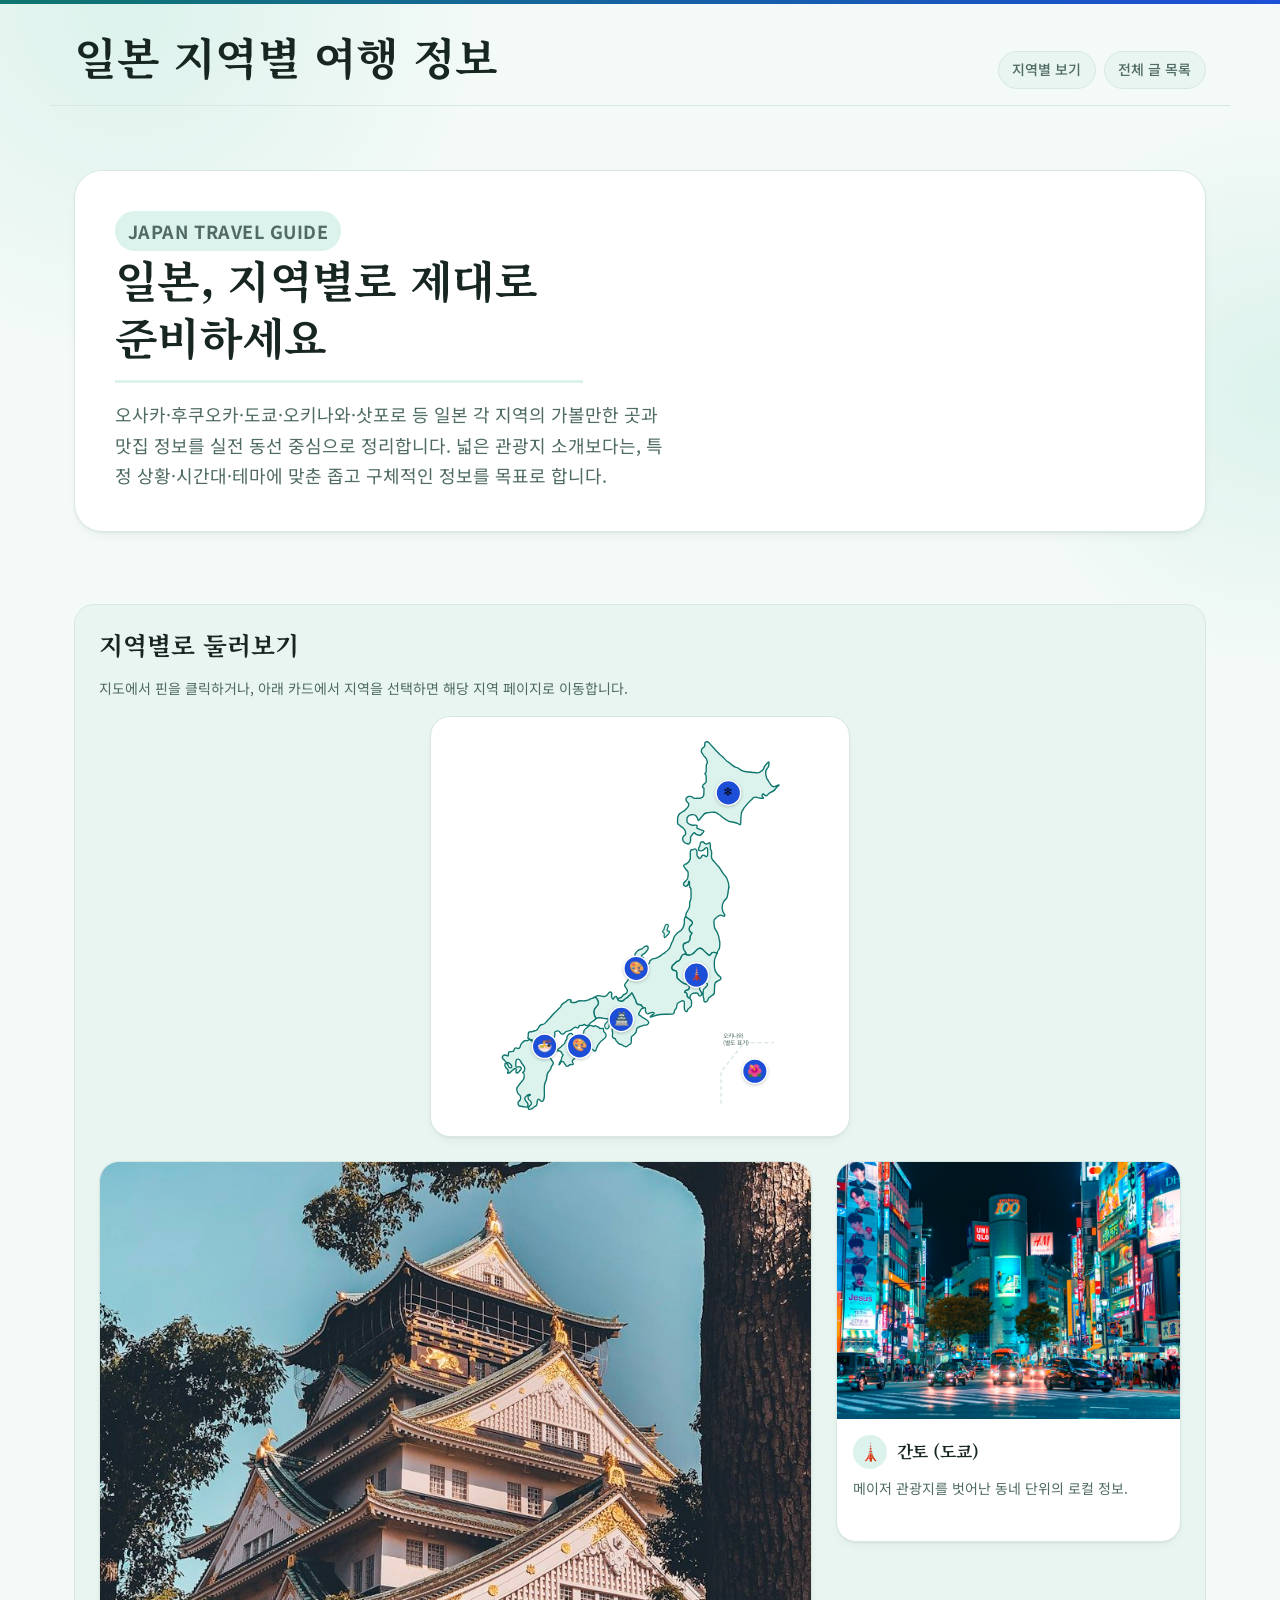
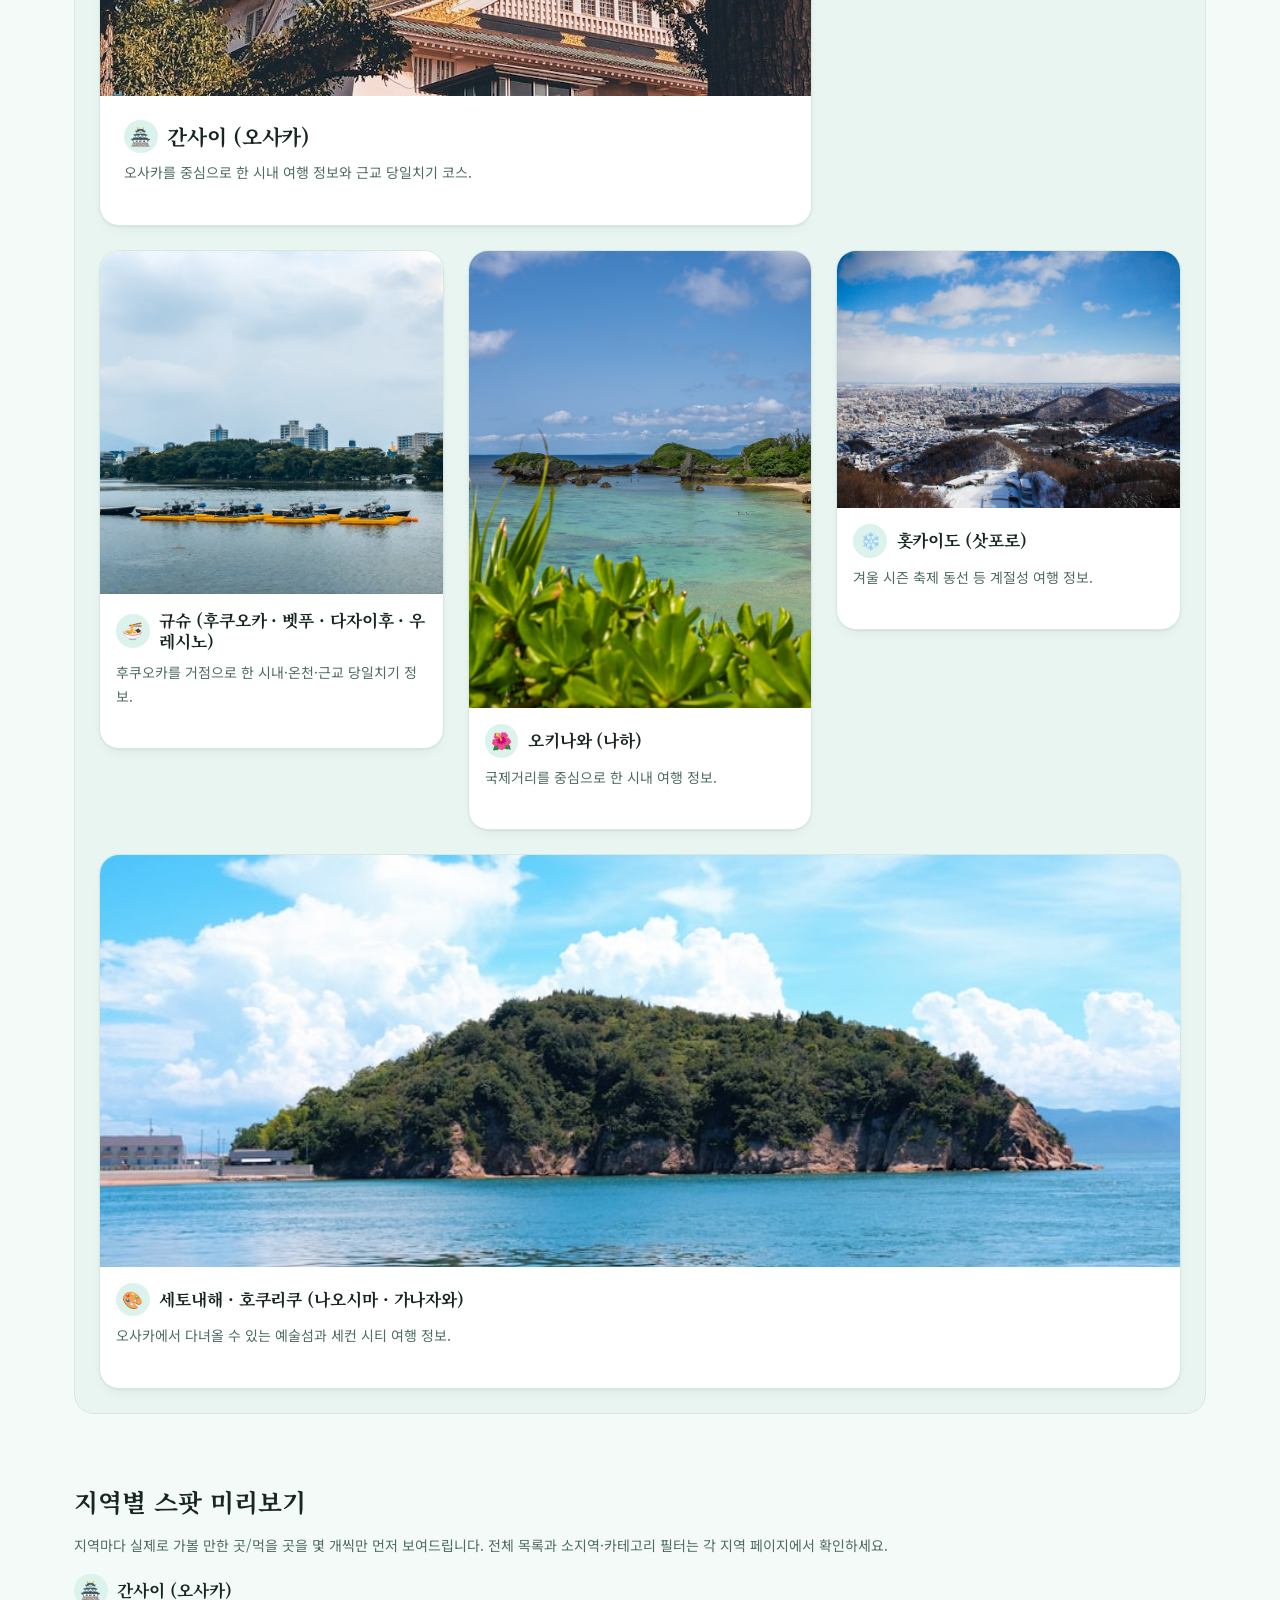
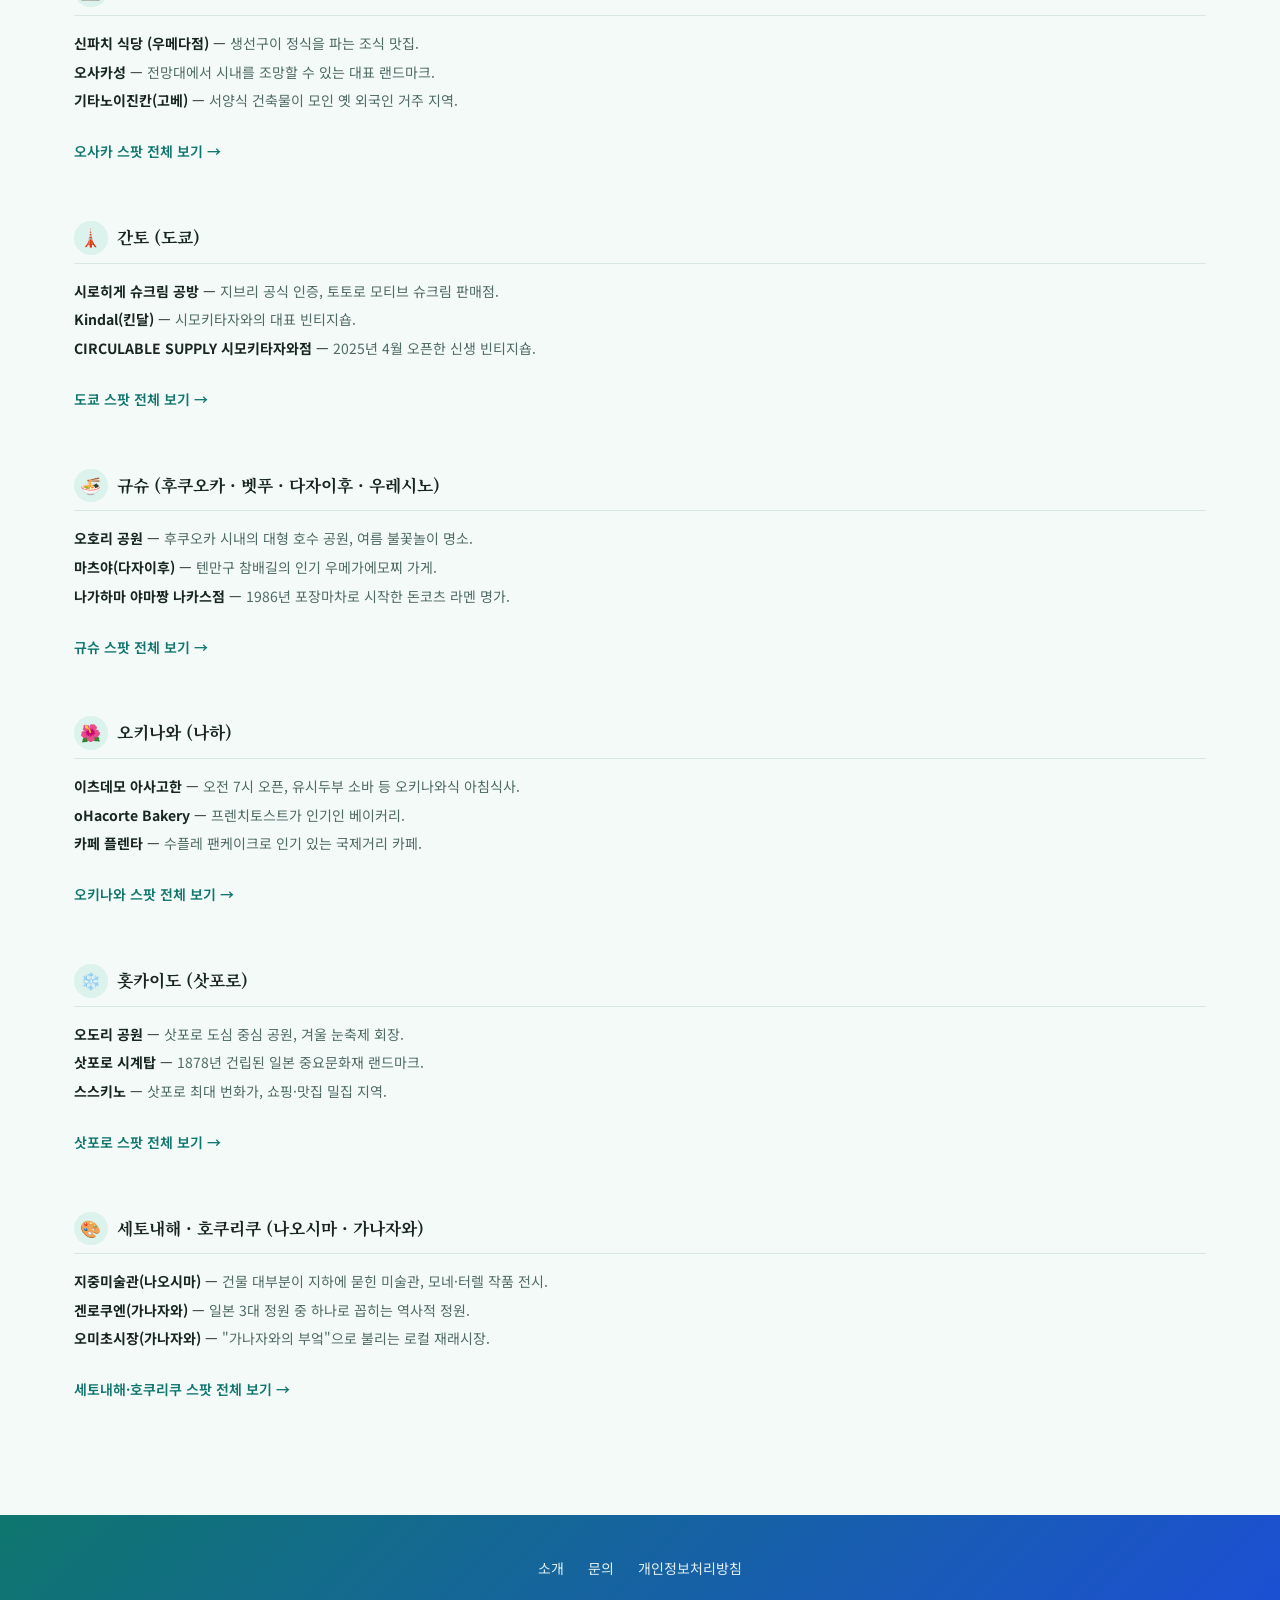
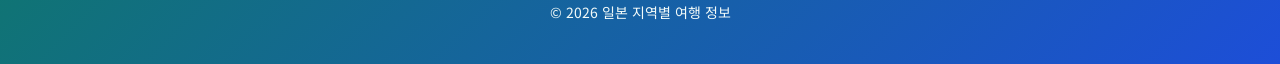
<file: index.html>
<!DOCTYPE html>
<html lang="ko">
<head>
  <meta charset="UTF-8">
  <meta name="viewport" content="width=device-width, initial-scale=1.0">
  <link rel="icon" href="data:,">
  <title>일본 지역별 여행 정보 | 가볼만한 곳 &amp; 맛집 가이드</title>
  <meta name="description" content="오사카, 후쿠오카, 도쿄, 오키나와, 삿포로 등 일본 지역별 가볼만한 곳과 맛집 정보를 소개합니다.">
  <meta property="og:title" content="일본 지역별 여행 정보 | 가볼만한 곳 &amp; 맛집 가이드">
  <meta property="og:description" content="오사카, 후쿠오카, 도쿄, 오키나와, 삿포로 등 일본 지역별 가볼만한 곳과 맛집 정보를 소개합니다.">
  <meta property="og:type" content="website">
  <meta property="og:locale" content="ko_KR">
  <meta name="twitter:card" content="summary_large_image">
  <!-- og:url, canonical, og:image, twitter:image: 실제 배포 도메인 확정 후 아래 형식으로 추가 필요
  <meta property="og:url" content="https://example.com/">
  <link rel="canonical" href="https://example.com/">
  <meta property="og:image" content="https://example.com/assets/img/regions/osaka.jpg">
  <meta name="twitter:image" content="https://example.com/assets/img/regions/osaka.jpg">
  -->
  <script type="application/ld+json">
  {
    "@context": "https://schema.org",
    "@type": "WebSite",
    "name": "일본 지역별 여행 정보",
    "description": "오사카, 후쿠오카, 도쿄, 오키나와, 삿포로 등 일본 지역별 가볼만한 곳과 맛집 정보를 소개합니다.",
    "inLanguage": "ko-KR"
  }
  </script>
  <link rel="preconnect" href="https://fonts.googleapis.com">
  <link rel="preconnect" href="https://fonts.gstatic.com" crossorigin>
  <link rel="stylesheet" href="https://fonts.googleapis.com/css2?family=Noto+Sans+KR:wght@400;500;700&family=Noto+Serif+KR:wght@600;700&display=swap">
  <link rel="stylesheet" href="assets/css/style.css">
</head>
<body class="page-home">
  <a href="#main-content" class="skip-link">본문 바로가기</a>
  <header class="site-header">
    <div class="site-header-inner">
      <a href="index.html" class="site-brand">일본 지역별 여행 정보</a>
      <nav class="site-nav" aria-label="주요 메뉴">
        <a href="#regions">지역별 보기</a>
        <a href="#articles">전체 글 목록</a>
      </nav>
    </div>
  </header>

  <main class="site-main" id="main-content">
    <section class="hero">
      <p class="hero-eyebrow">JAPAN TRAVEL GUIDE</p>
      <h1>일본, 지역별로 제대로 준비하세요</h1>
      <p>
        오사카·후쿠오카·도쿄·오키나와·삿포로 등 일본 각 지역의
        가볼만한 곳과 맛집 정보를 실전 동선 중심으로 정리합니다.
        넓은 관광지 소개보다는, 특정 상황·시간대·테마에 맞춘
        좁고 구체적인 정보를 목표로 합니다.
      </p>
    </section>

    <section id="regions" class="regions-section">
      <h2>지역별로 둘러보기</h2>
      <p class="map-intro">지도에서 핀을 클릭하거나, 아래 카드에서 지역을 선택하면 해당 지역 페이지로 이동합니다.</p>

      <div class="japan-map-wrap">
        <svg
          class="japan-map"
          viewBox="1005.5 1288 570 755"
          role="img"
          aria-labelledby="japan-map-title japan-map-desc"
        >
          <title id="japan-map-title">일본 지역 안내 지도</title>
          <desc id="japan-map-desc">
            실제 일본 지도(퍼블릭 도메인 SVG 기반) 위에 오사카, 도쿄, 후쿠오카, 오키나와, 삿포로,
            나오시마·가나자와 6개 지역의 핀이 표시되어 있습니다. 각 핀을 클릭하면 해당
            지역 페이지로 이동합니다. 오키나와는 실제 위치가 지도 범위 밖에 있어 우측 하단에
            별도 인셋 박스로 표기했습니다.
          </desc>

          <!-- 일본 열도 실루엣 (Wikimedia Commons 'Regions and Prefectures of Japan - blank.svg', 퍼블릭 도메인 좌표 기반, 지역 구분 없이 단일 색으로 통일) -->
          <g class="japan-map-landmass">
            <path class="map-land" d="M1422.361,1293.047 c0.22-4.754,6.234-4.198,8.809-1.29l13.059,14.729c1.521,1.714,3.349,2.983,4.935,4.859c2.166,2.562,3.976,4.512,5.771,5.771 c2.862,2.008,5.635,4.847,8.352,7.744c2.121,2.261,3.906,4.822,6.302,5.771c1.16,0.459,2.284,1.172,3.416,2.278 c0.721,0.703,1.4,1.429,2.657,2.202c1.218,0.748,1.123,0.878,2.507,2.05c2.212,1.875,5.685,4.499,8.199,4.631 c2.919,0.154,5.808,2.594,8.276,4.404c3.804,2.79,8.151,4.043,12.224,4.404c4.956,0.439,13.021,1.212,15.641,1.594 c4.825,0.705,10.328,0.75,11.617-0.683c1.918-2.132,4.241-2.44,5.391-3.797c1.65-1.948,2.956-2.983,3.265-4.631 c0.582-3.108,2.195-5.504,5.163-8.201c5.892-5.352,5.234-6.138,4.936,0.836c-0.105,2.451-0.589,4.873-2.05,6.529 c-1.482,1.679-2.106,3.202-2.81,3.948c-1.755,1.861-1.703,7.552-1.291,10.553c0.271,1.97,1.194,4.514,1.291,5.543 c0.119,1.286,0.639,2.657,1.594,3.72c1.044,1.163,1.578,2.003,2.051,2.961c0.437,0.89,0.844,1.854,1.67,2.734 c1.369,1.458,1.865,3.181,2.81,4.631c2.741,4.208,5.728,5.696,9.794,4.024c14.77-6.071,4.141-0.549,2.581,2.202 c-2.066,3.648-3.84,6.713-8.351,8.2c-3.14,1.035-6.292,2.722-8.58,5.467c-2.511,3.011-4.66,4.89-7.213,1.746 c-4.256-5.238-6.596,0.527-4.329,3.265c3.108,3.752,2.281,3.197-0.91,3.341c-1.98,0.089-4.305,0.231-6.529-0.607 c-4.084-1.539-7.91-3.452-11.921,0.076c-1.037,0.912-1.045,1.639-3.265,3.416c-4.088,3.274-6.89,6.561-9.718,10.022 c-1.098,1.342-1.703,3.048-2.885,3.796c-1.937,1.225-2.625,2.693-3.19,4.328c-0.77,2.234-2.292,3.368-3.036,4.631 c-2.366,4.013-2.461,8.457-2.657,14.123l-0.304,8.731c-0.225,6.444,0.023,6.367-5.012,3.417c-2.499-1.464-5.02-2.169-9.414-3.037 c-3.659-0.722-7.406-1.04-10.857-2.582c-0.848-0.379-1.648-1.369-3.038-1.67c-1.428-0.31-2.412-1.15-3.796-2.354 c-0.767-0.668-1.53-1.507-2.657-1.975c-1.927-0.798-2.209-1.369-3.037-2.126c-1.66-1.515-3.183-3.324-5.694-4.631 c-2.206-1.147-3.663-2.114-5.239-3.417c-1.421-1.176-3.037-1.692-5.694-1.746c-3.937-0.083-7.643-0.381-11.237,0.683 c-1.018,0.302-2.922,0.583-4.631,0.987c-3.95,0.936-3.944,1.78-5.088,3.113l-8.199,9.566c-3.097,3.614-2.713,2.914-3.948-0.228 c-1.034-2.631-1.652-4.183-2.961-5.922c-1.351-1.796-2.862-3.421-6.757-3.341c-1.234,0.025-2.696,0.355-4.48,0.607 c-1.057,0.149-1.985,0.188-3.416,1.366c-0.844,0.696-1.218,0.925-2.051,1.594c-2.99,2.407-2.385,5.219-2.277,7.896l0.152,3.796 c1.54,3.853,5.432,5.346,8.504,5.999c1.969,0.418,6.092,0.463,8.655,0.151c2.148-0.261,3.245,0.489,3.112,2.733l-0.151,2.582 c-0.081,1.387,1.11,1.586,2.05,1.974c3.452,1.424,6.479,2.75,9.035,3.265c3.878,0.78,3.414,2.268,1.821,4.176 c-1.345,1.613-2.6,2.614-3.567,3.872c-1.603,2.083-3.306,2.216-5.24,1.594c-1.057-0.34-2.147-0.473-3.795-0.683 c-1.507-0.193-2.669-1.032-3.721-2.43c-1.708-2.268-2.846-1.426-3.645-0.532c-1.78,1.996-3.686,4.018-4.935,6.227 c-0.805,1.421-1.498,2.331-0.988,5.77c0.343,2.306-0.126,4.083-0.531,5.771c-0.282,1.176-1.258,1.954-1.897,2.81 c-1.363,1.819-2.782,1.819-4.479,0.607c-0.851-0.607-2.009-0.503-3.266-0.911c-2.657-0.863-3.781-3.033-4.935-4.86 c-1.174-1.858-1.549-7.622,0.987-9.566l2.277-1.746c1.498-1.064,1.738-1.881,1.822-3.797l-0.607-4.783 c-0.203-1.601-0.977-2.599-3.417-4.708c-0.806-0.696-1.23-1.943-2.277-2.581c-1.549-0.943-3.147-1.846-4.479-3.189 c-0.742-0.748-1.72-1.55-3.037-2.126c-2.543-1.11-2.416-2.354-2.582-4.556v-8.124c0-1.522-0.085-3.113,0.988-4.403 c0.67-0.808,0.613-2.155,1.594-3.417c1.552-1.997,2.197-3.022,3.113-3.493c1.378-0.709,2.338-0.995,3.113-1.671 c1.164-1.017,1.948-1.35,2.505-1.595c1.606-0.704,2.627-1.648,3.341-2.277c2.241-1.974,4.173-3.919,5.771-5.923 c2.264-2.84,3.429-7.389,0.607-9.49c-1.96-1.46-3.173-3.01-3.646-4.859c-0.44-1.731-1.228-3.606,1.52-6.074 c2.265-2.034,8.118-2.334,11.236-0.835c1.79,0.86,0.629,3.303,5.543,2.809c3.177-0.319,6.697-0.051,9.262-0.151 c5.367-0.208,7.771-3.882,8.504-7.289l0.229-11.161c0.036-1.782,0.312-3.123-1.063-3.189c-3.609-0.174-0.721-5.64,0.151-6.378 c1.527-1.287,2.12-1.962,2.963-2.505c1.275-0.823,2.638-2.369,2.581-4.859l-0.229-9.947c-0.042-1.833-0.169-2.822-1.29-3.265 c-1.963-0.774-1.09-2.245,0.152-3.037c1.434-0.914,1.193-1.885,1.215-2.96l0.228-11.845c0.032-1.671,0.291-3.165,1.366-4.479 c0.876-1.071,0.961-3.295,0.379-5.011c-0.344-1.016-0.954-2.037-1.138-3.265c-0.186-1.247-1.21-2.785-3.416-4.859 c-1.893-1.777-3.583-3.635-3.722-5.011c-0.11-1.119-1.541-1.781-2.202-2.885c-1.927-3.221-1.088-7.514,0.608-9.719l2.96-2.278 c1.566-1.205,2.036-1.342,2.052-2.354L1422.361,1293.047z" />
            <path class="map-land" d="M1413.023,1498.047c-0.43-4.743,5.299-6.147,7.44-3.341c2.675,3.506,6.341,3.282,8.352,1.823 c2.735-1.985,4.62-2.479,4.632,1.518c0.01,3.387,0.213,4.628,0.305,5.771c0.127,1.6-0.022,3.353,0.53,4.859 c0.448,1.218,1.668,1.371,1.975,5.239c0.147,1.864-0.066,5.426-0.229,7.289c-0.254,2.928,0.119,4.703,0.76,5.922 c0.701,1.333,1.584,3.301,2.354,3.873c2.066,1.535,3.781,3.917,5.011,5.618c1.307,1.808,2.783,3.527,4.1,4.708 c2.899,2.601,5.247,6.064,6.985,8.808c2.4,3.784,4.156,8.36,8.505,12.375c2.558,2.363,4.848,8.13,6.377,13.287 c1.203,4.06,2.88,8.302,0.456,15.185c-0.518,1.469-0.722,3.674-0.76,4.404c-0.181,3.479-1.305,7.036-1.671,9.263 c-0.229,1.402-3.148,5.846-4.402,6.833c-4.605,3.626-7.976,14.139-4.858,22.475c0.69,1.851,1.745,4.653,3.036,6.148 c1.843,2.135,1.533,5.235-1.367,4.557c-0.817-0.191-1.637-0.293-2.278-0.835c-1.259-1.068-4.716-1.434-6.909-0.228 c-2.264,1.243-5.516,4.117-7.819,6.226c-1.515,1.385-2.673,4.188-2.581,5.998c0.167,3.331,0.473,6.901,0.911,10.021 c0.346,2.474,1.648,5.499,3.188,7.441c2.432,3.067,4.371,8.088,5.468,11.844c0.566,1.942,0.608,4.729,1.139,6.683 c0.469,1.729,1.248,4.107,1.291,6.073c0.051,2.401-0.059,5.466-0.153,7.441c-0.139,2.927-0.946,6.307-2.276,7.896 c-3.22,3.845-2.786,5.77-3.341,7.441c-4.585-3.13-10.054-3.243-12.011,0.58c-1.303,2.544-2.367,5.164-7.752,0.313 c-2.856-2.573-5.568-5.096-8.115-7.891c-7.762-8.513-13.484-0.431-18.043,4.824c-1.452,1.672-3.671,2.841-5.596,4.191 c-2.994,2.103-6.666,1.682-10.824,0.495c-0.558-2.953-1.1-5.819-3.749-8.134c-1.855-1.621-2.823-3.446-2.836-9.874 c-0.006-3.308,0.288-5.945,5.573-6.519c2.183-0.236,9.162-2.46,8.331-9.699c-0.381-3.317,0.427-4.745,3.913-9.718 c-3.235-1.788-5.895-5.794-5.506-9.332c0.27-2.441,0.013-4.281,3.841-7.169c5.328-4.019,2.947-6.88-3.448-11.662 c-2.265-1.694-5.598-3.143-7.808-5.733c0.393-1.068,0.582-1.841,0.555-2.649c-0.097-2.881,1.366-5.632,3.341-8.276 c2.187-2.928,4.749-10.222,4.556-12.375c-0.322-3.58-0.493-6.754,1.063-8.884c1.038-1.42,1.54-3.865,1.671-5.618 c0.245-3.288-0.005-11.344,0-15.338c0.002-1.646,0.059-4.119-1.215-5.163c-1.308-1.073-2.053-3.288-1.975-5.011 c0.069-1.502-0.135-3.534,0.152-5.011c0.602-3.091-1.94-6.176-2.05-0.151c-0.024,1.459-0.374,2.191-0.759,3.037 c-2.918,6.403-9.707,3.36-9.491-0.151c0.191-3.135,3.016-5.776,4.707-6.985c1.745-1.249,4.399-5.339,4.556-9.036 c0.085-2.002,0.367-4.927,0.304-6.605c-0.068-1.802-0.353-3.921-2.201-5.315c-1.284-0.969-2.594-2.575-3.113-3.493 c-0.629-1.111-1.486-2.633-2.43-3.492c-3.46-3.148-0.521-4.901,1.518-5.922c1.007-0.503,2.551-0.751,3.493-1.366 c4.947-3.23,6.184-6.455,7.061-9.719c0.351-1.303-0.112-11.355-0.076-12.452c0.071-2.098,1.143-6.771,3.039-6.151 c1.244,0.409,3.016-0.321,3.946-0.834c4.081-2.247,5.644,1.447,6.683,4.479c0.378,1.105-0.23,5.172,0,7.517 c0.212,2.165,1.921,3.847,3.188,5.239c1.241,1.363,4.205,2.753,5.771-1.898c0.916-2.725,3.969-5.175,7.593-1.595 c1.806,1.785,2.586,2.191,4.859-1.366c1.015-1.589,0.17-8.653,0.227-11.921c0.085-4.897-3.002-4.695-5.693-1.518 c-1.157,1.366-5.25,6.251-11.996,3.493c-2.674-1.094-0.073-5.726,1.062-7.745 C1412.147,1501.915,1413.205,1500.048,1413.023,1498.047z" />
            <path class="map-land" d="M1384.849,1723.176c-1.481-2.663-8.472-2.156-10.739,4.501 c-1.981,5.816-4.029,9.011-8.353,8.805c-2.885,1.791-4.888,4.625-7.534,6.729c-4.709,3.741-5.262,11.76,3.693,12.381 c3.868,0.271,3.668,4.91,3.279,8.267c-0.524,4.528,0.762,6.885,2.924,8.62c2.208,1.772,4.2,3.777,6.85,6.091 c2.55,2.226,5.813,3.563,10.027,4.6c1.606,0.959,3.214,1.331,4.322,2.434c3.927,3.904,0.19,8.795-3.259,9.269 c-2.941,0.405-5.089,3.588-4.796,4.929c1.328,0.133,2.438,0.121,3.168,0.828c2.254,2.181,1.794,3.982,1.802,5.19 c0.021,3.156,2.542,5.71,6.045,5.786c-0.195-1.598,0.188-3.426,0.472-4.386c0.781-2.646,2.774-4.261,4.557-5.239 c2.106-1.158,5.417-0.871,7.82-0.986c3.336-0.16,4.171,1.602,4.555,3.643c1.057,5.626,10.898,0.548,4.252-7.591 c-0.905-1.108-2.097-3.474-2.278-5.771c-0.26-3.31-0.165-6.276,3.189-7.821c1.202-0.554,2.895-1.195,4.1-1.746 c5.034-2.298,12.397-0.346,7.214,5.468c-0.826,0.925-2.947,3.091-3.872,4.023c-1.566,1.58-3.256,0.35-3.266,7.138 c-0.004,2.777-0.084,6.563,0.076,9.338c0.063,1.106,0.582,2.921,1.063,4.024c0.529,1.211,0.613,2.561,0.456,3.873 c-0.343,2.854,1.366,3.893,3.188,3.644c2.393-0.326,4.505-2.188,5.011-4.555c0.202-0.946,0.372-3.199,3.569-5.088 c1.561-0.924,3.659-3.173,5.694-4.023c2.534-1.063,4.464-2.475,3.948-8.58c-0.258-3.037,0.446-6.963,0.38-9.414 c-0.098-3.537-0.544-7.9,4.479-9.947c1.831-0.745,3.758-2.188,5.543-3.037c5.094-2.422,2.613-4.94,0.532-6.985 c-1.657-1.628-4.104-4.162-5.619-5.922c-3.293-3.826-5.411-9.711-5.391-14.729c0.012-2.961,0.025-7.063-0.075-10.022 c-0.086-2.505,0.685-5.845,1.821-8.2c1.142-2.366,2.548-5.201,3.493-8.048c-4.585-3.13-10.054-3.242-12.011,0.58 c-1.302,2.544-2.366,5.164-7.752,0.313c-2.855-2.573-5.568-5.096-8.115-7.891c-7.762-8.512-13.482-0.43-18.043,4.824 c-1.452,1.673-3.67,2.842-5.596,4.192C1392.681,1724.784,1389.008,1724.362,1384.849,1723.176z" />
            <path class="map-land" d="M1392.279,1811.603c-3.503-0.076-6.023-2.63-6.045-5.786c-0.008-1.208,0.452-3.01-1.802-5.19 c-0.73-0.707-1.84-0.695-3.168-0.828c-0.293-1.341,1.854-4.523,4.796-4.929c3.449-0.474,7.186-5.364,3.259-9.269 c-1.108-1.103-2.716-1.475-4.322-2.434c-4.214-1.037-7.478-2.374-10.027-4.6c-2.649-2.313-4.642-4.318-6.85-6.091 c-2.162-1.735-3.448-4.092-2.924-8.62c0.389-3.356,0.589-7.995-3.279-8.267c-8.955-0.621-8.402-8.64-3.693-12.381 c2.646-2.104,4.649-4.938,7.534-6.729c4.323,0.206,6.371-2.988,8.353-8.805c2.268-6.657,9.258-7.164,10.739-4.501 c-0.558-2.953-1.1-5.819-3.749-8.134c-1.855-1.621-2.823-3.446-2.836-9.874c-0.006-3.308,0.288-5.945,5.573-6.519 c2.183-0.236,9.162-2.46,8.331-9.699c-0.38-3.317,0.427-4.745,3.913-9.718c-3.235-1.788-5.895-5.794-5.506-9.332 c0.27-2.441,0.013-4.281,3.841-7.169c5.329-4.019,2.947-6.88-3.448-11.662c-2.265-1.694-5.598-3.143-7.807-5.733 c-0.477,1.297-1.085,2.596-1.8,3.5c-0.8,1.013-0.459,6.886-0.531,9.718c-0.178,6.939-5.549,15.436-11.237,18.223 c-2.41,1.181-10.259,8.48-10.933,13.895c-0.177,1.415-1.137,4.086-2.886,6.605c-1.235,1.779-2.059,5.236-2.582,6.834 c-0.628,1.921-1.4,4.197-2.656,5.694c-1.347,1.604-3.044,4.075-4.784,5.239c-1.311,0.875-3.06,2.161-4.251,3.341 c-1.089,1.076-2.699,2.42-4.101,3.036c-1.398,0.616-2.94,1.709-3.796,2.658c-1.143,1.267-3.416,1.937-4.86,3.265 c-1.833,1.686-3.523,1.954-7.212,3.188c-1.805,0.604-4.912,0.096-6.378,1.214c-0.821,0.627-2.125,2.283-3.114,2.583 c-0.57,0.173-1.754,1.441-1.746,2.96c0.016,2.575-2.361,5.686-6.756,5.088c-4.827-0.657-8.204-8.602-6.834-10.023 c1.959-2.031,1.074-3.576-1.821-4.251c-3.182-0.74-1.159-4.141,1.063-5.315c2.106-1.113,5.908-3.328,7.44-5.921 c0.417-0.707,1.686-2.863,2.354-3.342c0.776-0.556,2.065-5.081,0.835-6.833c-1.883-2.682-7.49-0.796-8.807,1.671 c-0.75,1.401-1.814,3.535-7.441,4.1c-1.556,0.156-4.784,2.396-5.77,3.797c-0.726,1.03-1.838,2.303-2.734,3.188 c-3.241,3.203-1.086,7.259,0.607,10.477c1.382,2.627,3.136,16.305-0.228,21.261c-0.837,1.233-1.749,3.316-2.581,4.555 c-2.689,4.001-6.66,9.008-9.491,12.907c-1.478,2.036-3.811,4.548-4.859,6.834c-1.194,2.604-3.135,4.703-4.783,6.453 c-2.787,2.96-1.061,5.851,1.898,9.188c1.389,1.566,5.771,7.752-2.05,11.995c-1.171,0.636-3.944,0.167-5.011,3.494 c-0.395,1.227-1.729,2.486-2.811,3.188c-1.063,0.69-2.547,0.841-3.947,1.519c-0.982,0.476-2.531,1.124-3.977,0.195 c-0.912,3.688,4.287,7.328,10.479,5.993c2.369-1.794,3.755-2.681,4.867-4.032c0.924-1.125,1.934-1.444,2.807-1.963 c1.08-0.643,1.945-0.848,2.816-1.924c2.359-2.919,3.578-3.366,4.817-4.649c1.745-1.808,2.267-2.666,3.335-4.231 c1.372,2.15,3.536,5.138,4.708,8.977c0.891,2.915,2.326,2.723,2.726,4.728c1.616,8.099,3.047,11.134,11.229,10.354 c1.19,3.777,3.941,3.932,4.861,6.825c3.996-1.273,4.715-2.125,4.327,3.265c-0.122,1.71,0.168,4.155,1.063,5.617 c3.411,5.57,3.14,2.848,8.959,0.912c0.976-0.324,2.317-0.666,3.342-0.759c7.094-0.64,3.486,3.516,1.822,4.556 c-10.913,6.815-3.36,4.572,1.518,2.732c3.033-1.144,11.968-3.028,12.833-3.188c6.486-1.212,17.501,0.106,24.067-0.761 c2.576-0.34,4.468,1.159,5.163-4.631c0.108-0.908-0.199-3.141,2.81-5.998c1.482-1.408,2.429-4.289,2.505-7.744 c0.045-2.036,1.703-4.407,3.493-5.012c1.285-0.434,3.127-1.961,5.694-3.112c2.589-1.164,6.281-1.508,5.998,4.327 c-0.086,1.768,0.024,6.424-0.152,9.415c-0.269,4.559,4.399,11.057,6.378,5.922c0.484-1.258-0.792-2.389,2.582-4.404 c1.162-0.694,2.009-2.445,3.188-3.112c1.415-0.8,2.842-2.497,2.583-5.39c-0.164-1.815-0.096-4.256,0-6.075 c0.092-1.778-1.033-3.143-2.203-4.327C1392.658,1813.265,1392.384,1812.469,1392.279,1811.603z" />
            <path class="map-land" d="M1244.592,1811.513c-0.912,3.687,4.287,7.328,10.479,5.992 c2.369-1.794,3.755-2.68,4.867-4.032c0.924-1.125,1.934-1.444,2.807-1.963c1.08-0.643,1.945-0.848,2.816-1.924 c2.359-2.919,3.578-3.366,4.818-4.649c1.744-1.808,2.266-2.666,3.334-4.23c1.372,2.149,3.537,5.137,4.708,8.976 c0.891,2.916,2.326,2.724,2.726,4.728c1.616,8.099,3.047,11.134,11.229,10.354c1.19,3.777,3.941,3.932,4.861,6.825 c-1.058,0.338-4.437,2.393-5.087,3.568c-0.88,1.587-2.44,4.422-3.188,5.846c-0.986,1.877-1.928,3.972,0.304,5.315 c1.229,0.739,4.067,2.321,5.239,3.492c1.028,1.03,3.335,2,4.782,2.734c3.271,1.656,15.573,8.7,4.101,13.741 c-0.842,0.37-2.857-0.379-4.48,0.304c-2.729,1.149-7.35,1.756-10.098,3.494c-2.777,1.756-5.86,1.819-5.467,6.831 c0.379,4.812-1.253,5.611-5.314,8.961c-5.436,4.483-5.27,2.846-5.238,10.477c0.016,4.158,0.847,7.844-2.203,8.58 c-2.317,0.56-3.875,2.646-4.327,3.037c-1.12,0.971-2.05,2.837-4.556,2.506c-0.521-0.069-1.525-0.927-2.505-0.911 c-1.04,0.016-2.034-0.411-3.341-1.519c-1.449-1.227-3.584-2.486-5.467-2.733c-0.674-0.088-1.473-0.272-4.328-2.278 c-0.59-0.414-1.376-1.881-1.974-2.505c-1.003-1.047-2.233-1.976-2.505-3.266c-0.387-1.826-1.921-3.664-4.102-4.1 c-1.935-0.386-3.909-3.643-3.188-6.53c0.57-2.283,0.358-5.548,0-7.136c-1.367-6.061-0.746-7.31,1.974-8.731 c1.286-0.674,3.399-2.227,4.175-3.341c0.672-0.965,1.406-2.218,2.354-3.038c1.606-1.388,2.67-3.349,2.505-5.467 c-0.182-2.352,0.435-5.74-3.947-5.086c-2.501,0.374-6.368,2.375-11.465,0.607c-2.065-0.718-4.955-1.291-7.44-1.063 c-3.188,0.291-6.031-0.915-9.188-1.442c-4.65-0.78-10.479-0.811-11.997,0.911c-4.563-5.468-7.408-17.068-1.048-22.533 c7.07-6.075,8.41-11.27-0.699-21.505c2.35-1.389,1.809-2.29,6.455-2.429c4.602-0.143,6.637,1.399,9.642,1.594 c5.056,0.328,4.994-0.804,7.441-2.431c0.996-0.661,1.891-2.211,2.581-3.188c1.646-2.325,2.882-3.594,4.556-3.34 c2.586,0.391,2.998,1.85,2.886,3.645c-0.139,2.22-0.654,4.358-0.456,5.466c1.011,5.65,3.878,6.518,4.859,3.189 c0.857-2.911,4.279-4.558,5.239-2.354C1243.162,1809.972,1243.881,1811.057,1244.592,1811.513z" />
            <path class="map-land" d="M1201.266,1852.848c-4.563-5.467-7.408-17.067-1.048-22.532 c7.07-6.075,8.41-11.27-0.699-21.506c-1.828,1.082-4.419,2.878-6.529,3.113c-3.634,0.407-5.148,2.429-7.289,3.189 c-1.781,0.633-4.118,1.399-5.998,1.595c-2.236,0.232-6.626,0.262-9.566,0c-6.745-0.602-7.365,3.091-11.693,3.645 c-1.718,0.22-4.432-0.136-6.15,0.075c-1.955,0.241-4.089-1.636-2.733-2.96c1.219-1.192,1.318-3.023-2.582-2.962 c-2.04,0.033-4.061,0.324-4.935,1.898c-0.734,1.321-3.339,2.856-5.618,4.176c-3.187,1.844-6.199,4.884-6.53,6.453 c-0.369,1.752-2.262,3.807-3.72,5.239c-3.907,3.837-9.667,8.282-13.439,12.907c-1.918,2.353-3.365,4.712-6.758,7.593 c-2.286,1.939-4.496,4.883-6.226,7.137c-3.579,4.665-5.429,5.691-8.124,5.314c-3.074-0.429-6.461,3.587-7.82,6.379 c-0.984,2.021-2.026,4.876-5.618,5.922c-1.702,0.495-3.941,0.295-5.922,1.898c-0.755,0.61-3.062,0.519-4.404,0.38 c-3.693-0.382-4.549,2.055-4.708,3.796c-0.206,2.27,0.092,5.81-0.683,7.82c-0.702,1.818,0.314,3.005,1.746,2.809 c0.512-0.07,1.895,1.026,2.127,1.366c0.58,0.858,1.696,1.373,2.732,0.76c2.477-1.464,2.621,1.026,3.189,1.975 c0.294,0.489,0.683,1.146,0.911,1.67c1.239,2.835,3.846,2.402,5.618,1.367c0.759-0.444,1.555-1.855,3.493-2.733 c1.043-0.473,2.162-1.433,2.885-2.278c1.454-1.696,7.916-2.678,14.122-0.531c0.665,0.229,2.391,1.276,3.34,1.747 c1.479,0.732,2.63,2.015,3.189,2.733c0.734,0.942,1.932,2.122,3.037,2.58c0.7,0.292,1.417,0.366,2.126,1.216 c2.634,3.156,1.948-2.207,2.202-3.645c0.257-1.456-0.022-6.14,1.974-7.896c0.656-0.577,2.723-5.78,1.747-8.353 c-2.164-5.692,7.762-8.811,11.085-2.43c2.414,4.64,7.514,2.948,9.111,0.229c1.131-1.928,5.8-3.776,8.503-4.024 c2.73-0.25,5.972-1.259,8.048-4.327c0.836-1.237,5.469-4.229,7.896-2.354c2.039,1.573,4.513,1.035,4.404-1.52 c-0.071-1.66,2.717-3.317,4.707-2.885c2.352,0.512,3.683,0.108,4.404-1.063c1.08-1.754,3.736-0.36,4.707,0.911 c1.168,1.532,7.041,0.544,7.745-2.43c0.191-0.808,1.135-2.943,5.922-5.087C1195.2,1858.44,1199.157,1855.239,1201.266,1852.848z" />
            <path class="map-land" d="M1193.212,1868.012 c0.925,0.703,3.209,1.762,3.795,0.76c0.721-1.229,2.061-1.351,3.646-0.607c0.854,0.4,1.599,1.436,3.188,1.519 c3.244,0.171,3.426,1.825,3.493,2.05c0.363,1.231,3.874,1.61,5.087,1.366c3.588-0.72,3.868,0.629,3.721,1.899 c-0.322,2.747,1.315,6.335,2.809,6.757c1.574,0.446,2.197,2.748,2.506,5.542c0.275,2.488-1.206,4.886-2.733,5.923 c-4.554,3.089-10.091,8.335-13.136,12.68c-0.713,1.018-1.302,3.411-2.429,5.313c-1.056,1.781-1.495,3.597-2.05,5.392 c-0.669,2.161-1.947,4.207-4.557,1.366c-1.104-1.202-3.158-1.788-4.707-4.251c-0.742-1.181-2.527-2.277-3.645-3.113 c-1.878-1.403-4.062-2.373-7.593-2.202c-2.05,0.1-5.174-0.602-6.605,2.581c-0.544,1.212-2.454,3.146-4.251,3.873 c-3.424,1.385-6.926,2.762-7.062,7.745c-0.098,3.615-1.146,5.216-2.506,7.289c-1.13,1.722-2.55,4.192-4.327,5.693 c-2.416,2.041-4.613,4.683-2.582,6.682c1.325,1.305,2.441,5.288-1.519,4.555c-1.839-0.34-4.615,0.081-6.074,1.671 c-1.91,2.082-4.458,3.058-6.226,0c-1.151-1.99-2.899-4.52-4.252-6.377c-1.709-2.348-4.181-3.063-6.225,0.759 c-1.161,2.17-6.32,8.718-1.52-0.759c0.967-1.909,2.626-4.037,2.961-6.151c0.456-2.865,0.877-5.32,1.975-6.302 c1.496-1.335,1.588-2.929,0.683-3.644c-1.073-0.846-1.669-3.322-2.505-4.403c-3.607-4.668-6.753-2.759-11.162-2.734 c-9.797,0.057-5.011-1.03,0-1.821c6.217-0.982,8.503-5.227,11.997-8.276c0.995-0.868,2.268-2.308,3.417-2.961 c2.396-1.362,2.994-2.579,3.189-4.48c0.168-1.64,0.917-3.493,1.898-4.327c1.839-1.563,1.663-3.682,1.67-4.177 c0.054-3.203,1.95-5.813,3.949-7.667c4.489-4.162,6.506-1.035,8.959,2.125c1.767,2.276,3.936,5.404,6.378,2.278 c1.618-2.07,5.081-2.295,6.226-2.126c4.698,0.692,8.733-3.338,8.808-5.999c0.104-3.709-0.348-5.49,4.404-8.2 c1.625-0.925,3.637-2.604,5.011-3.871C1187.723,1867.16,1190.868,1866.23,1193.212,1868.012z" />
            <path class="map-land" d="M1068.833,1897.626 c3.083-1.375,1.859,3.375,3.46,6.269c2.373,4.285,7.494,7.992,10.858,8.429c3.913,0.507,6.126-0.727,6.757-1.444 c5.28-6.004,14.925,2.072,8.503,9.111c-2.362,2.59-3.782,7.15,2.961,6.91c3.868-0.137,4.712,3.258,5.847,4.936 c1.517,2.242,3.071,5.669,4.707,7.593c2.237,2.627,2.117,6.567-0.304,9.109c-2.157,2.267-2.149,3.413-2.277,5.088 c-0.224,2.915-2.892,5.597-4.176,6.758c-4.413,3.989-4.568,11.414-4.632,13.438c-0.157,5.063-1.511,5.836-2.581,8.124 c-2.354,5.029-1.881,7.836-2.126,10.781c-0.452,5.448,0.321,12.845-0.075,18.298c-0.165,2.257-0.642,5.618-1.595,7.669 c-1.974,4.252-5.506,3.533-6.681,1.063c-0.913-1.92-4.049-4.401-5.771,0.228c-0.669,1.803-0.623,4.167-0.759,5.848 c-0.267,3.299-1.112,4.489-3.037,5.465c-4.717,2.396-6.229,4.588-7.365,5.164c-5.959,3.022-11.174,0.767-3.721-6.227 c4.028-3.778,2.641-7.791-0.455-10.325c-3.606-2.952-3.606-1.077-3.721-6.604c-0.068-3.337,0.644-3.853,2.506-3.722 c3.285,0.231,2.812-3.761-1.519-1.519c-1.683,0.873-3.666,2.48-5.163,3.645c-5.393,4.192-0.94,8.387,0.987,10.631 c1.613,1.877,5.468,4.997,1.746,10.174c-0.811,1.127-3.728,0.834-5.466,0.455c-2.257-0.492-6.068-1.606-7.441-1.442 c-5.322,0.636-8.675-6.895-3.341-10.858c3.835-2.85,3.271-11.268-0.456-12.755c-4.282-1.709-5.643-12.115-4.252-14.274 c3.857-5.985,7.602-10.796,10.782-14.122c1.512-1.581,3.376-3.966,3.492-6.15c0.316-5.952,0.132-8.985-0.835-9.187 c-1.374-0.286-3.827-0.807-0.304-2.582c0.938-0.473,4.64-7.225,0.531-11.844c-2.443-2.747-5.136-7.044-6.529-10.022 c-1.912-4.086-8.267-6.41-9.263-0.303c-0.288,1.762-0.507,8.643-0.456,9.565c0.246,4.42,2.892,2.623,4.252,2.278 c6.849-1.738,8.27,3.679,5.391,6.452c-1.321,1.273-2.384,2.927-3.569,4.026c-3.573,3.314-6.639,2.433-5.466-2.126 c1.024-3.985-0.659-7.421-5.922-2.431c-1.804,1.71-4.368,4.077-5.999,5.315c-3.302,2.506-6.835,2.919-4.707-0.988 c1.654-3.035-1.891-6.705-3.873-8.123c-2.255-1.615-3.117-8.144-1.367-9.415c1.061-0.771,5.235,1.185,5.922,5.164 c0.441,2.552,1.638,3.387,3.189,3.947c3.493,1.262,4.639-1.372,3.493-3.797c-1.185-2.505-4.976-6.263-6.682-6.226 c-3.06,0.063-5.982-2.032-7.44-4.708c-0.602-1.103-2.217-1.933-3.037-2.885c-4.459-5.17,1.886-9.611,6.378-7.745 c3.933,1.636,4.799,2.631,4.328-2.353c-0.57-6.016,3.661-5.101,5.694-5.088c3.617,0.026,5.573,0.667,5.998-3.416 c0.343-3.289,3.101-5.038,5.999-3.417c3.731,2.087,6.66-2.047,6.682-4.632c0.015-1.684,0.988-3.674,3.72-6.529 c2.871-2.999,5.783-4.855,8.124-4.403c2.389,0.46,3.129-0.015,4.176-0.835c0.738-0.579,1.578-1.76,2.506-1.898 C1066.914,1894.945,1066.708,1898.418,1068.833,1897.626z" />
            <path class="map-land map-land-small" d="M1218.62,1868.456 c-0.157-2.398,0.625-3.319,1.291-4.632c0.712-1.405,1.766-1.88,2.202-2.354c0.563-0.609,1.521-1.629,1.898-2.506 c0.382-0.891,2.063-1.356,2.429-2.354c0.352-0.958,1.695-1.354,2.81-0.985c1.692,0.558,2.394,2.081,1.898,3.644 c-0.221,0.7-0.371,1.962-0.607,2.658c-0.347,1.025-0.841,1.88-1.595,2.656c-1.854,1.911-1.616,3.621-1.594,3.948 c0.399,5.965-4.835,6.328-6.985,3.872C1219.551,1871.472,1218.82,1871.508,1218.62,1868.456z" />
            <path class="map-land map-land-small" d="M1341.501,1664.78 c2.237-6.769,9.369-2.344,5.922,2.126c-0.673,0.873-0.822,2.312-1.215,3.341c-1.552,4.076,0.447,5.18,1.595,4.858 c3-0.836,3.306,1.965,1.671,4.557c-1.42,2.248-4.389,4.396-6.074,6.453c-1.192,1.455-3.451,3.915-3.796-0.684 c-0.066-0.873,0.187-2.32,0.304-3.188c0.333-2.498-0.624-3.445-1.291-3.645c-1.589-0.472-3.083-2.854-0.988-5.087 c1.147-1.221,2.23-0.82,2.203-3.796C1339.816,1668.115,1340.999,1666.299,1341.501,1664.78z" />
            <path class="map-land map-land-small" d="M1527.959,1945.169 c2.517-9.403,11.357-3.531,5.619,3.039c-1.811,2.071-2.942,4.543-5.012,5.77c-1.978,1.172-4.197,3.242-3.796,4.327 c0.541,1.463-0.095,2.257-0.759,2.81c-3.085,2.566-1.639,3.93-0.229,4.858c2.941,1.939,2.185,3.453-1.291,4.708 c-4.409,1.593-3.688,3.911-2.43,5.012c6.262,5.475-6.834,13.624-6.985,0.911c-0.022-1.985,3.524-2.012,0.911-6.529 c-1.366-2.364-1.627-3.739,1.747-6.075c4.073-2.819,3.978-6.964,3.417-7.593c-1.766-1.977-4.996-2.86,1.062-3.493 C1524.115,1952.508,1526.123,1952.036,1527.959,1945.169z" />
          </g>

          <!-- 오키나와 (실제로는 규슈 훨씬 남쪽 별도 섬 — 축척상 별도 박스로 표기) -->
          <g class="map-okinawa-inset">
            <path class="map-inset-box" d="M1455.5,2026.334v-65.297L1503,1902h60" />
            <text x="1459" y="1893" class="map-inset-label">
              <tspan x="1459" dy="0">오키나와</tspan>
              <tspan x="1459" dy="14">(별도 표기)</tspan>
            </text>
          </g>

          <!-- 지역 핀 -->
          <a href="region/sapporo/index.html" class="map-pin" aria-label="홋카이도(삿포로) 지역으로 이동">
            <title>❄️ 홋카이도 (삿포로)</title>
            <circle cx="1470.35" cy="1393.67" r="25" class="map-pin-circle" />
            <text x="1470.35" y="1393.67" class="map-pin-emoji">❄️</text>
          </a>

          <a href="region/tokyo/index.html" class="map-pin" aria-label="간토(도쿄) 지역으로 이동">
            <title>🗼 간토 (도쿄)</title>
            <circle cx="1405.15" cy="1764.61" r="25" class="map-pin-circle" />
            <text x="1405.15" y="1764.61" class="map-pin-emoji">🗼</text>
          </a>

          <a href="region/setouchi-hokuriku/index.html" class="map-pin" aria-label="가나자와(호쿠리쿠) 지역으로 이동">
            <title>🎨 호쿠리쿠 (가나자와)</title>
            <circle cx="1282.7" cy="1750.97" r="25" class="map-pin-circle" />
            <text x="1282.7" y="1750.97" class="map-pin-emoji">🎨</text>
          </a>

          <a href="region/osaka/index.html" class="map-pin" aria-label="간사이(오사카) 지역으로 이동">
            <title>🏯 간사이 (오사카)</title>
            <circle cx="1252.35" cy="1854.75" r="25" class="map-pin-circle" />
            <text x="1252.35" y="1854.75" class="map-pin-emoji">🏯</text>
          </a>

          <a href="region/setouchi-hokuriku/index.html" class="map-pin" aria-label="나오시마(세토내해) 지역으로 이동">
            <title>🎨 세토내해 (나오시마)</title>
            <circle cx="1167.6" cy="1908.76" r="25" class="map-pin-circle" />
            <text x="1167.6" y="1908.76" class="map-pin-emoji">🎨</text>
          </a>

          <a href="region/fukuoka/index.html" class="map-pin" aria-label="규슈(후쿠오카) 지역으로 이동">
            <title>🍜 규슈 (후쿠오카)</title>
            <circle cx="1096.33" cy="1909.42" r="25" class="map-pin-circle" />
            <text x="1096.33" y="1909.42" class="map-pin-emoji">🍜</text>
          </a>

          <a href="region/okinawa/index.html" class="map-pin" aria-label="오키나와(나하) 지역으로 이동">
            <title>🌺 오키나와 (나하)</title>
            <circle cx="1524.26" cy="1960.37" r="25" class="map-pin-circle" />
            <text x="1524.26" y="1960.37" class="map-pin-emoji">🌺</text>
          </a>

        </svg>
      </div>

      <div class="region-grid">
        <a class="region-card" href="region/osaka/index.html">
          <div class="region-card-media">
            <img src="assets/img/regions/osaka.jpg" alt="오사카성 전경" width="900" height="1200" loading="lazy">
          </div>
          <div class="region-card-body">
            <h3><span class="region-emoji" aria-hidden="true">🏯</span>간사이 (오사카)</h3>
            <p>오사카를 중심으로 한 시내 여행 정보와 근교 당일치기 코스.</p>
          </div>
        </a>
        <a class="region-card" href="region/tokyo/index.html">
          <div class="region-card-media">
            <img src="assets/img/regions/tokyo.jpg" alt="도쿄 시부야 스크램블 교차로 야경" width="900" height="600" loading="lazy">
          </div>
          <div class="region-card-body">
            <h3><span class="region-emoji" aria-hidden="true">🗼</span>간토 (도쿄)</h3>
            <p>메이저 관광지를 벗어난 동네 단위의 로컬 정보.</p>
          </div>
        </a>
        <a class="region-card" href="region/fukuoka/index.html">
          <div class="region-card-media">
            <img src="assets/img/regions/fukuoka.jpg" alt="후쿠오카 수변 도시 풍경" width="900" height="720" loading="lazy">
          </div>
          <div class="region-card-body">
            <h3><span class="region-emoji" aria-hidden="true">🍜</span>규슈 (후쿠오카 &middot; 벳푸 &middot; 다자이후 &middot; 우레시노)</h3>
            <p>후쿠오카를 거점으로 한 시내·온천·근교 당일치기 정보.</p>
          </div>
        </a>
        <a class="region-card" href="region/okinawa/index.html">
          <div class="region-card-media">
            <img src="assets/img/regions/okinawa.jpg" alt="오키나와 해변과 바다 전경" width="900" height="1350" loading="lazy">
          </div>
          <div class="region-card-body">
            <h3><span class="region-emoji" aria-hidden="true">🌺</span>오키나와 (나하)</h3>
            <p>국제거리를 중심으로 한 시내 여행 정보.</p>
          </div>
        </a>
        <a class="region-card" href="region/sapporo/index.html">
          <div class="region-card-media">
            <img src="assets/img/regions/sapporo.jpg" alt="삿포로 설경 항공뷰" width="900" height="600" loading="lazy">
          </div>
          <div class="region-card-body">
            <h3><span class="region-emoji" aria-hidden="true">❄️</span>홋카이도 (삿포로)</h3>
            <p>겨울 시즌 축제 동선 등 계절성 여행 정보.</p>
          </div>
        </a>
        <a class="region-card" href="region/setouchi-hokuriku/index.html">
          <div class="region-card-media">
            <img src="assets/img/regions/setouchi-hokuriku.jpg" alt="세토내해의 작은 섬 풍경" width="900" height="600" loading="lazy">
          </div>
          <div class="region-card-body">
            <h3><span class="region-emoji" aria-hidden="true">🎨</span>세토내해 &middot; 호쿠리쿠 (나오시마 &middot; 가나자와)</h3>
            <p>오사카에서 다녀올 수 있는 예술섬과 세컨 시티 여행 정보.</p>
          </div>
        </a>
      </div>
    </section>

    <section id="articles" class="articles-section">
      <h2>지역별 스팟 미리보기</h2>
      <p class="section-note">
        지역마다 실제로 가볼 만한 곳/먹을 곳을 몇 개씩만 먼저 보여드립니다.
        전체 목록과 소지역&middot;카테고리 필터는 각 지역 페이지에서 확인하세요.
      </p>
      <div class="article-regions">
        <div class="article-region-group">
          <h3 class="article-region-title"><span class="region-emoji" aria-hidden="true">🏯</span>간사이 (오사카)</h3>
          <ul class="spot-preview-list">
            <li><span class="spot-name">신파치 식당 (우메다점)</span> — <span class="spot-desc">생선구이 정식을 파는 조식 맛집.</span></li>
            <li><span class="spot-name">오사카성</span> — <span class="spot-desc">전망대에서 시내를 조망할 수 있는 대표 랜드마크.</span></li>
            <li><span class="spot-name">기타노이진칸(고베)</span> — <span class="spot-desc">서양식 건축물이 모인 옛 외국인 거주 지역.</span></li>
          </ul>
          <a class="region-preview-link" href="region/osaka/index.html">오사카 스팟 전체 보기 &rarr;</a>
        </div>

        <div class="article-region-group">
          <h3 class="article-region-title"><span class="region-emoji" aria-hidden="true">🗼</span>간토 (도쿄)</h3>
          <ul class="spot-preview-list">
            <li><span class="spot-name">시로히게 슈크림 공방</span> — <span class="spot-desc">지브리 공식 인증, 토토로 모티브 슈크림 판매점.</span></li>
            <li><span class="spot-name">Kindal(킨달)</span> — <span class="spot-desc">시모키타자와의 대표 빈티지숍.</span></li>
            <li><span class="spot-name">CIRCULABLE SUPPLY 시모키타자와점</span> — <span class="spot-desc">2025년 4월 오픈한 신생 빈티지숍.</span></li>
          </ul>
          <a class="region-preview-link" href="region/tokyo/index.html">도쿄 스팟 전체 보기 &rarr;</a>
        </div>

        <div class="article-region-group">
          <h3 class="article-region-title"><span class="region-emoji" aria-hidden="true">🍜</span>규슈 (후쿠오카 &middot; 벳푸 &middot; 다자이후 &middot; 우레시노)</h3>
          <ul class="spot-preview-list">
            <li><span class="spot-name">오호리 공원</span> — <span class="spot-desc">후쿠오카 시내의 대형 호수 공원, 여름 불꽃놀이 명소.</span></li>
            <li><span class="spot-name">마츠야(다자이후)</span> — <span class="spot-desc">텐만구 참배길의 인기 우메가에모찌 가게.</span></li>
            <li><span class="spot-name">나가하마 야마짱 나카스점</span> — <span class="spot-desc">1986년 포장마차로 시작한 돈코츠 라멘 명가.</span></li>
          </ul>
          <a class="region-preview-link" href="region/fukuoka/index.html">규슈 스팟 전체 보기 &rarr;</a>
        </div>

        <div class="article-region-group">
          <h3 class="article-region-title"><span class="region-emoji" aria-hidden="true">🌺</span>오키나와 (나하)</h3>
          <ul class="spot-preview-list">
            <li><span class="spot-name">이츠데모 아사고한</span> — <span class="spot-desc">오전 7시 오픈, 유시두부 소바 등 오키나와식 아침식사.</span></li>
            <li><span class="spot-name">oHacorte Bakery</span> — <span class="spot-desc">프렌치토스트가 인기인 베이커리.</span></li>
            <li><span class="spot-name">카페 플렌타</span> — <span class="spot-desc">수플레 팬케이크로 인기 있는 국제거리 카페.</span></li>
          </ul>
          <a class="region-preview-link" href="region/okinawa/index.html">오키나와 스팟 전체 보기 &rarr;</a>
        </div>

        <div class="article-region-group">
          <h3 class="article-region-title"><span class="region-emoji" aria-hidden="true">❄️</span>홋카이도 (삿포로)</h3>
          <ul class="spot-preview-list">
            <li><span class="spot-name">오도리 공원</span> — <span class="spot-desc">삿포로 도심 중심 공원, 겨울 눈축제 회장.</span></li>
            <li><span class="spot-name">삿포로 시계탑</span> — <span class="spot-desc">1878년 건립된 일본 중요문화재 랜드마크.</span></li>
            <li><span class="spot-name">스스키노</span> — <span class="spot-desc">삿포로 최대 번화가, 쇼핑&middot;맛집 밀집 지역.</span></li>
          </ul>
          <a class="region-preview-link" href="region/sapporo/index.html">삿포로 스팟 전체 보기 &rarr;</a>
        </div>

        <div class="article-region-group">
          <h3 class="article-region-title"><span class="region-emoji" aria-hidden="true">🎨</span>세토내해 &middot; 호쿠리쿠 (나오시마 &middot; 가나자와)</h3>
          <ul class="spot-preview-list">
            <li><span class="spot-name">지중미술관(나오시마)</span> — <span class="spot-desc">건물 대부분이 지하에 묻힌 미술관, 모네&middot;터렐 작품 전시.</span></li>
            <li><span class="spot-name">겐로쿠엔(가나자와)</span> — <span class="spot-desc">일본 3대 정원 중 하나로 꼽히는 역사적 정원.</span></li>
            <li><span class="spot-name">오미초시장(가나자와)</span> — <span class="spot-desc">"가나자와의 부엌"으로 불리는 로컬 재래시장.</span></li>
          </ul>
          <a class="region-preview-link" href="region/setouchi-hokuriku/index.html">세토내해&middot;호쿠리쿠 스팟 전체 보기 &rarr;</a>
        </div>
      </div>
    </section>
  </main>

  <footer class="site-footer">
    <nav class="footer-nav" aria-label="사이트 정보">
      <a href="about/index.html">소개</a>
      <a href="contact/index.html">문의</a>
      <a href="privacy/index.html">개인정보처리방침</a>
    </nav>
    <p>&copy; <span id="year"></span> 일본 지역별 여행 정보</p>
  </footer>

  <script src="assets/js/main.js"></script>
</body>
</html>
</file>
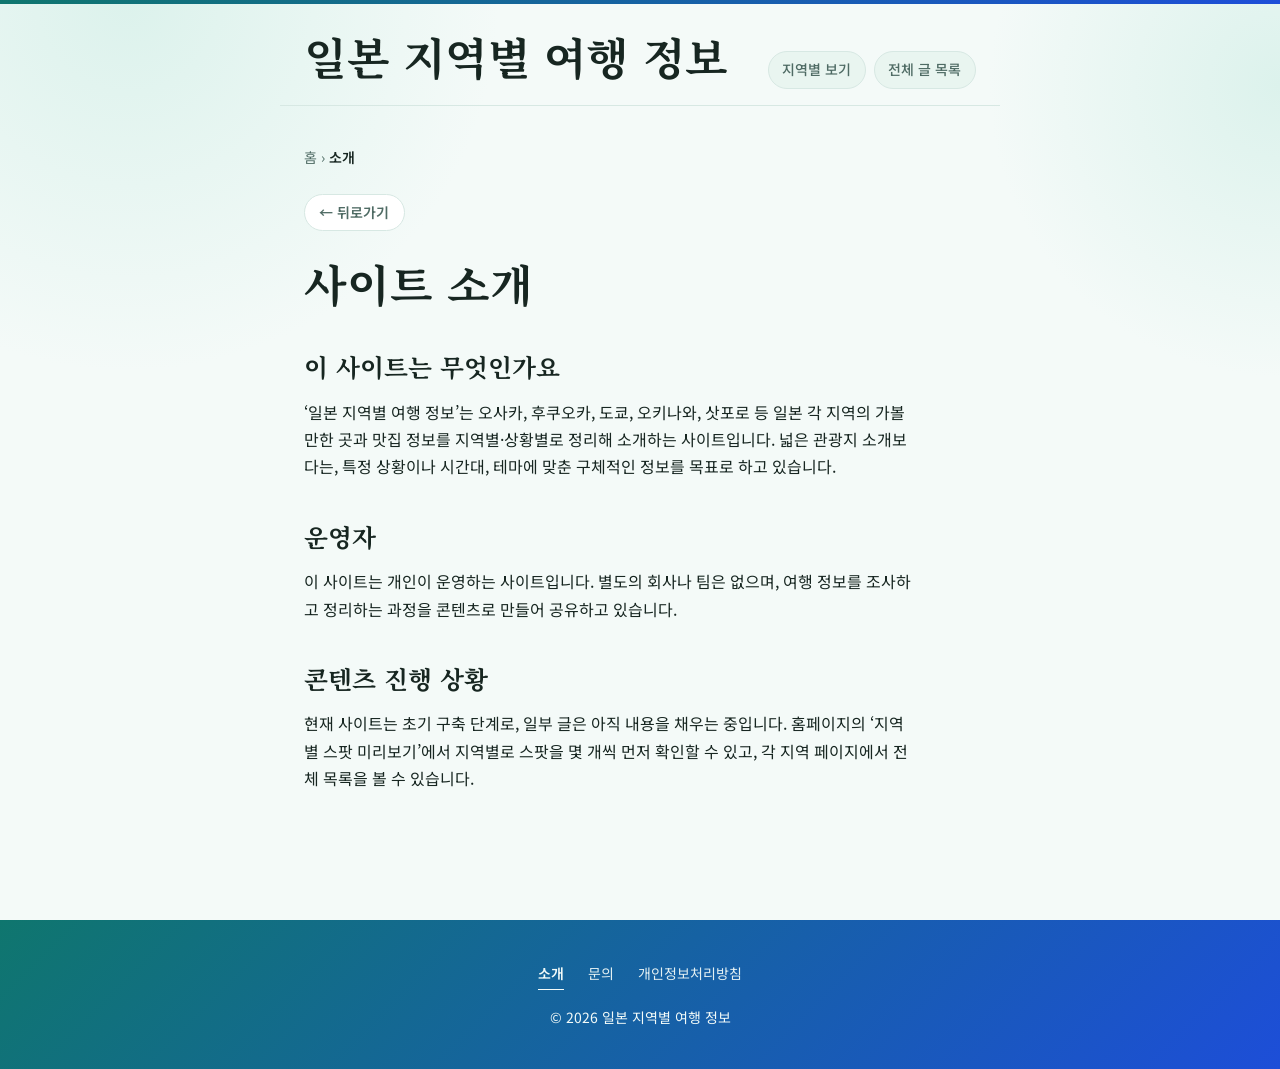
<file: about/index.html>
<!DOCTYPE html>
<html lang="ko">
<head>
  <meta charset="UTF-8">
  <meta name="viewport" content="width=device-width, initial-scale=1.0">
  <link rel="icon" href="data:,">
  <title>사이트 소개 | 일본 지역별 여행 정보</title>
  <meta name="description" content="이 사이트는 일본 지역별 가볼만한 곳과 맛집 정보를 정리하는 개인 운영 사이트입니다.">
  <meta property="og:title" content="사이트 소개 | 일본 지역별 여행 정보">
  <meta property="og:description" content="이 사이트는 일본 지역별 가볼만한 곳과 맛집 정보를 정리하는 개인 운영 사이트입니다.">
  <meta property="og:type" content="website">
  <meta property="og:locale" content="ko_KR">
  <meta name="twitter:card" content="summary_large_image">
  <!-- og:url, canonical, og:image, twitter:image: 실제 배포 도메인 확정 후 아래 형식으로 추가 필요
  <meta property="og:url" content="https://example.com/about/">
  <link rel="canonical" href="https://example.com/about/">
  <meta property="og:image" content="https://example.com/assets/img/regions/osaka.jpg">
  <meta name="twitter:image" content="https://example.com/assets/img/regions/osaka.jpg">
  -->
  <script type="application/ld+json">
  {
    "@context": "https://schema.org",
    "@type": "WebPage",
    "name": "사이트 소개",
    "description": "이 사이트는 일본 지역별 가볼만한 곳과 맛집 정보를 정리하는 개인 운영 사이트입니다.",
    "inLanguage": "ko-KR"
  }
  </script>
  <script type="application/ld+json">
  {
    "@context": "https://schema.org",
    "@type": "BreadcrumbList",
    "itemListElement": [
      {
        "@type": "ListItem",
        "position": 1,
        "name": "홈",
        "item": "../index.html"
      },
      {
        "@type": "ListItem",
        "position": 2,
        "name": "소개"
      }
    ]
  }
  </script>
  <link rel="preconnect" href="https://fonts.googleapis.com">
  <link rel="preconnect" href="https://fonts.gstatic.com" crossorigin>
  <link rel="stylesheet" href="https://fonts.googleapis.com/css2?family=Noto+Sans+KR:wght@400;500;700&family=Noto+Serif+KR:wght@600;700&display=swap">
  <link rel="stylesheet" href="../assets/css/style.css">
</head>
<body>
  <a href="#main-content" class="skip-link">본문 바로가기</a>
  <header class="site-header">
    <div class="site-header-inner">
      <a href="../index.html" class="site-brand">일본 지역별 여행 정보</a>
      <nav class="site-nav" aria-label="주요 메뉴">
        <a href="../index.html#regions">지역별 보기</a>
        <a href="../index.html#articles">전체 글 목록</a>
      </nav>
    </div>
  </header>

  <main class="site-main" id="main-content">
    <nav class="breadcrumb" aria-label="현재 위치">
      <a href="../index.html">홈</a> &rsaquo; <span aria-current="page">소개</span>
    </nav>
    <a href="../index.html" class="back-button">&larr; 뒤로가기</a>

    <article class="post">
      <header class="post-header">
        <h1>사이트 소개</h1>
      </header>

      <section class="post-section">
        <h2>이 사이트는 무엇인가요</h2>
        <p>
          &lsquo;일본 지역별 여행 정보&rsquo;는 오사카, 후쿠오카, 도쿄, 오키나와,
          삿포로 등 일본 각 지역의 가볼만한 곳과 맛집 정보를 지역별·상황별로
          정리해 소개하는 사이트입니다. 넓은 관광지 소개보다는, 특정 상황이나
          시간대, 테마에 맞춘 구체적인 정보를 목표로 하고 있습니다.
        </p>
      </section>

      <section class="post-section">
        <h2>운영자</h2>
        <p>
          이 사이트는 개인이 운영하는 사이트입니다. 별도의 회사나 팀은 없으며,
          여행 정보를 조사하고 정리하는 과정을 콘텐츠로 만들어 공유하고 있습니다.
        </p>
      </section>

      <section class="post-section">
        <h2>콘텐츠 진행 상황</h2>
        <p>
          현재 사이트는 초기 구축 단계로, 일부 글은 아직 내용을 채우는 중입니다.
          홈페이지의 &lsquo;지역별 스팟 미리보기&rsquo;에서 지역별로 스팟을 몇 개씩
          먼저 확인할 수 있고, 각 지역 페이지에서 전체 목록을 볼 수 있습니다.
        </p>
      </section>
    </article>
  </main>

  <footer class="site-footer">
    <nav class="footer-nav" aria-label="사이트 정보">
      <a href="../about/index.html" aria-current="page">소개</a>
      <a href="../contact/index.html">문의</a>
      <a href="../privacy/index.html">개인정보처리방침</a>
    </nav>
    <p>&copy; <span id="year"></span> 일본 지역별 여행 정보</p>
  </footer>

  <script src="../assets/js/main.js"></script>
</body>
</html>
</file>
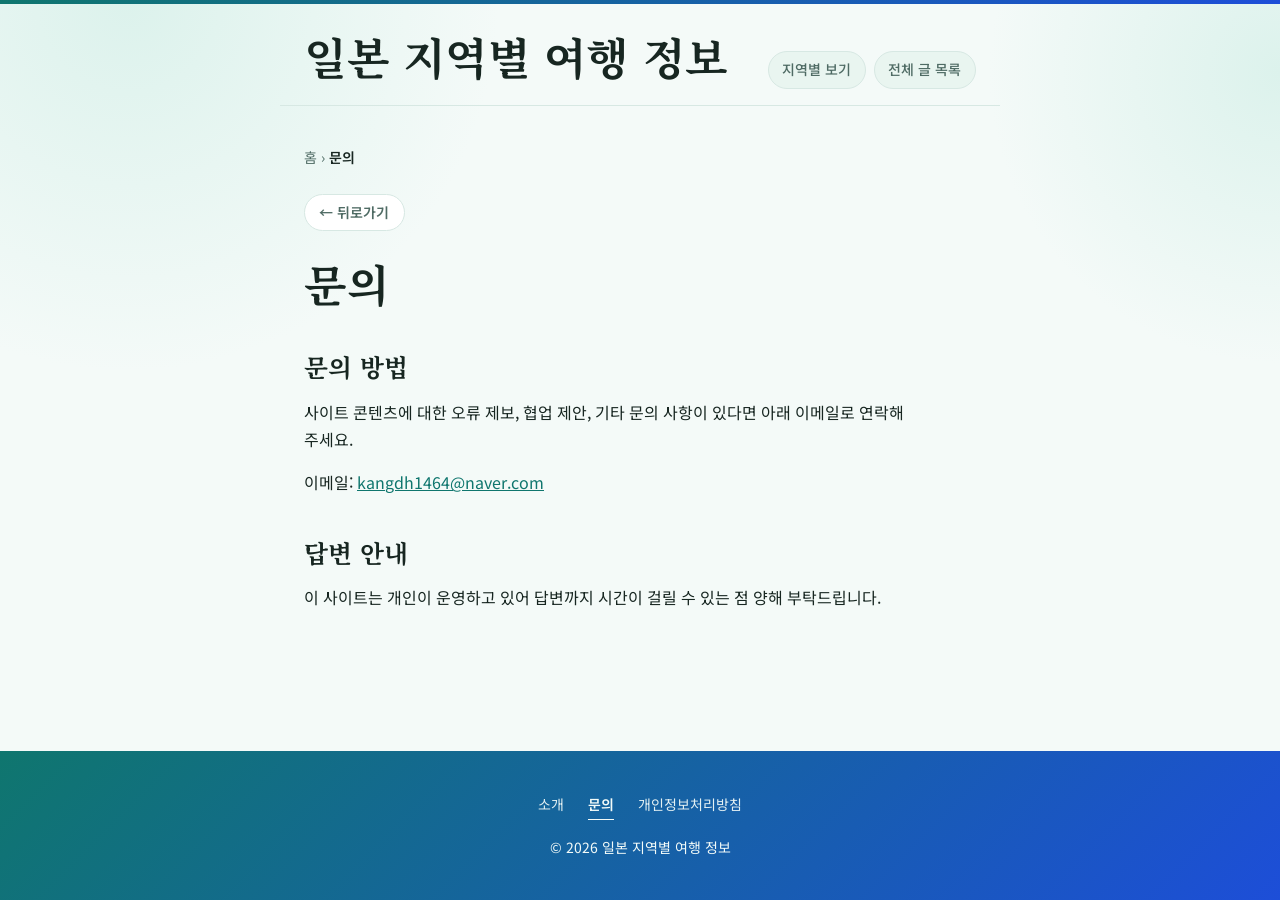
<file: contact/index.html>
<!DOCTYPE html>
<html lang="ko">
<head>
  <meta charset="UTF-8">
  <meta name="viewport" content="width=device-width, initial-scale=1.0">
  <link rel="icon" href="data:,">
  <title>문의 | 일본 지역별 여행 정보</title>
  <meta name="description" content="일본 지역별 여행 정보 사이트에 문의하는 방법을 안내합니다.">
  <meta property="og:title" content="문의 | 일본 지역별 여행 정보">
  <meta property="og:description" content="일본 지역별 여행 정보 사이트에 문의하는 방법을 안내합니다.">
  <meta property="og:type" content="website">
  <meta property="og:locale" content="ko_KR">
  <meta name="twitter:card" content="summary_large_image">
  <!-- og:url, canonical, og:image, twitter:image: 실제 배포 도메인 확정 후 아래 형식으로 추가 필요
  <meta property="og:url" content="https://example.com/contact/">
  <link rel="canonical" href="https://example.com/contact/">
  <meta property="og:image" content="https://example.com/assets/img/regions/osaka.jpg">
  <meta name="twitter:image" content="https://example.com/assets/img/regions/osaka.jpg">
  -->
  <script type="application/ld+json">
  {
    "@context": "https://schema.org",
    "@type": "WebPage",
    "name": "문의",
    "description": "일본 지역별 여행 정보 사이트에 문의하는 방법을 안내합니다.",
    "inLanguage": "ko-KR"
  }
  </script>
  <script type="application/ld+json">
  {
    "@context": "https://schema.org",
    "@type": "BreadcrumbList",
    "itemListElement": [
      {
        "@type": "ListItem",
        "position": 1,
        "name": "홈",
        "item": "../index.html"
      },
      {
        "@type": "ListItem",
        "position": 2,
        "name": "문의"
      }
    ]
  }
  </script>
  <link rel="preconnect" href="https://fonts.googleapis.com">
  <link rel="preconnect" href="https://fonts.gstatic.com" crossorigin>
  <link rel="stylesheet" href="https://fonts.googleapis.com/css2?family=Noto+Sans+KR:wght@400;500;700&family=Noto+Serif+KR:wght@600;700&display=swap">
  <link rel="stylesheet" href="../assets/css/style.css">
</head>
<body>
  <a href="#main-content" class="skip-link">본문 바로가기</a>
  <header class="site-header">
    <div class="site-header-inner">
      <a href="../index.html" class="site-brand">일본 지역별 여행 정보</a>
      <nav class="site-nav" aria-label="주요 메뉴">
        <a href="../index.html#regions">지역별 보기</a>
        <a href="../index.html#articles">전체 글 목록</a>
      </nav>
    </div>
  </header>

  <main class="site-main" id="main-content">
    <nav class="breadcrumb" aria-label="현재 위치">
      <a href="../index.html">홈</a> &rsaquo; <span aria-current="page">문의</span>
    </nav>
    <a href="../index.html" class="back-button">&larr; 뒤로가기</a>

    <article class="post">
      <header class="post-header">
        <h1>문의</h1>
      </header>

      <section class="post-section">
        <h2>문의 방법</h2>
        <p>
          사이트 콘텐츠에 대한 오류 제보, 협업 제안, 기타 문의 사항이 있다면
          아래 이메일로 연락해 주세요.
        </p>
        <p>이메일: <a href="mailto:kangdh1464@naver.com">kangdh1464@naver.com</a></p>
      </section>

      <section class="post-section">
        <h2>답변 안내</h2>
        <p>
          이 사이트는 개인이 운영하고 있어 답변까지 시간이 걸릴 수 있는 점
          양해 부탁드립니다.
        </p>
      </section>
    </article>
  </main>

  <footer class="site-footer">
    <nav class="footer-nav" aria-label="사이트 정보">
      <a href="../about/index.html">소개</a>
      <a href="../contact/index.html" aria-current="page">문의</a>
      <a href="../privacy/index.html">개인정보처리방침</a>
    </nav>
    <p>&copy; <span id="year"></span> 일본 지역별 여행 정보</p>
  </footer>

  <script src="../assets/js/main.js"></script>
</body>
</html>
</file>
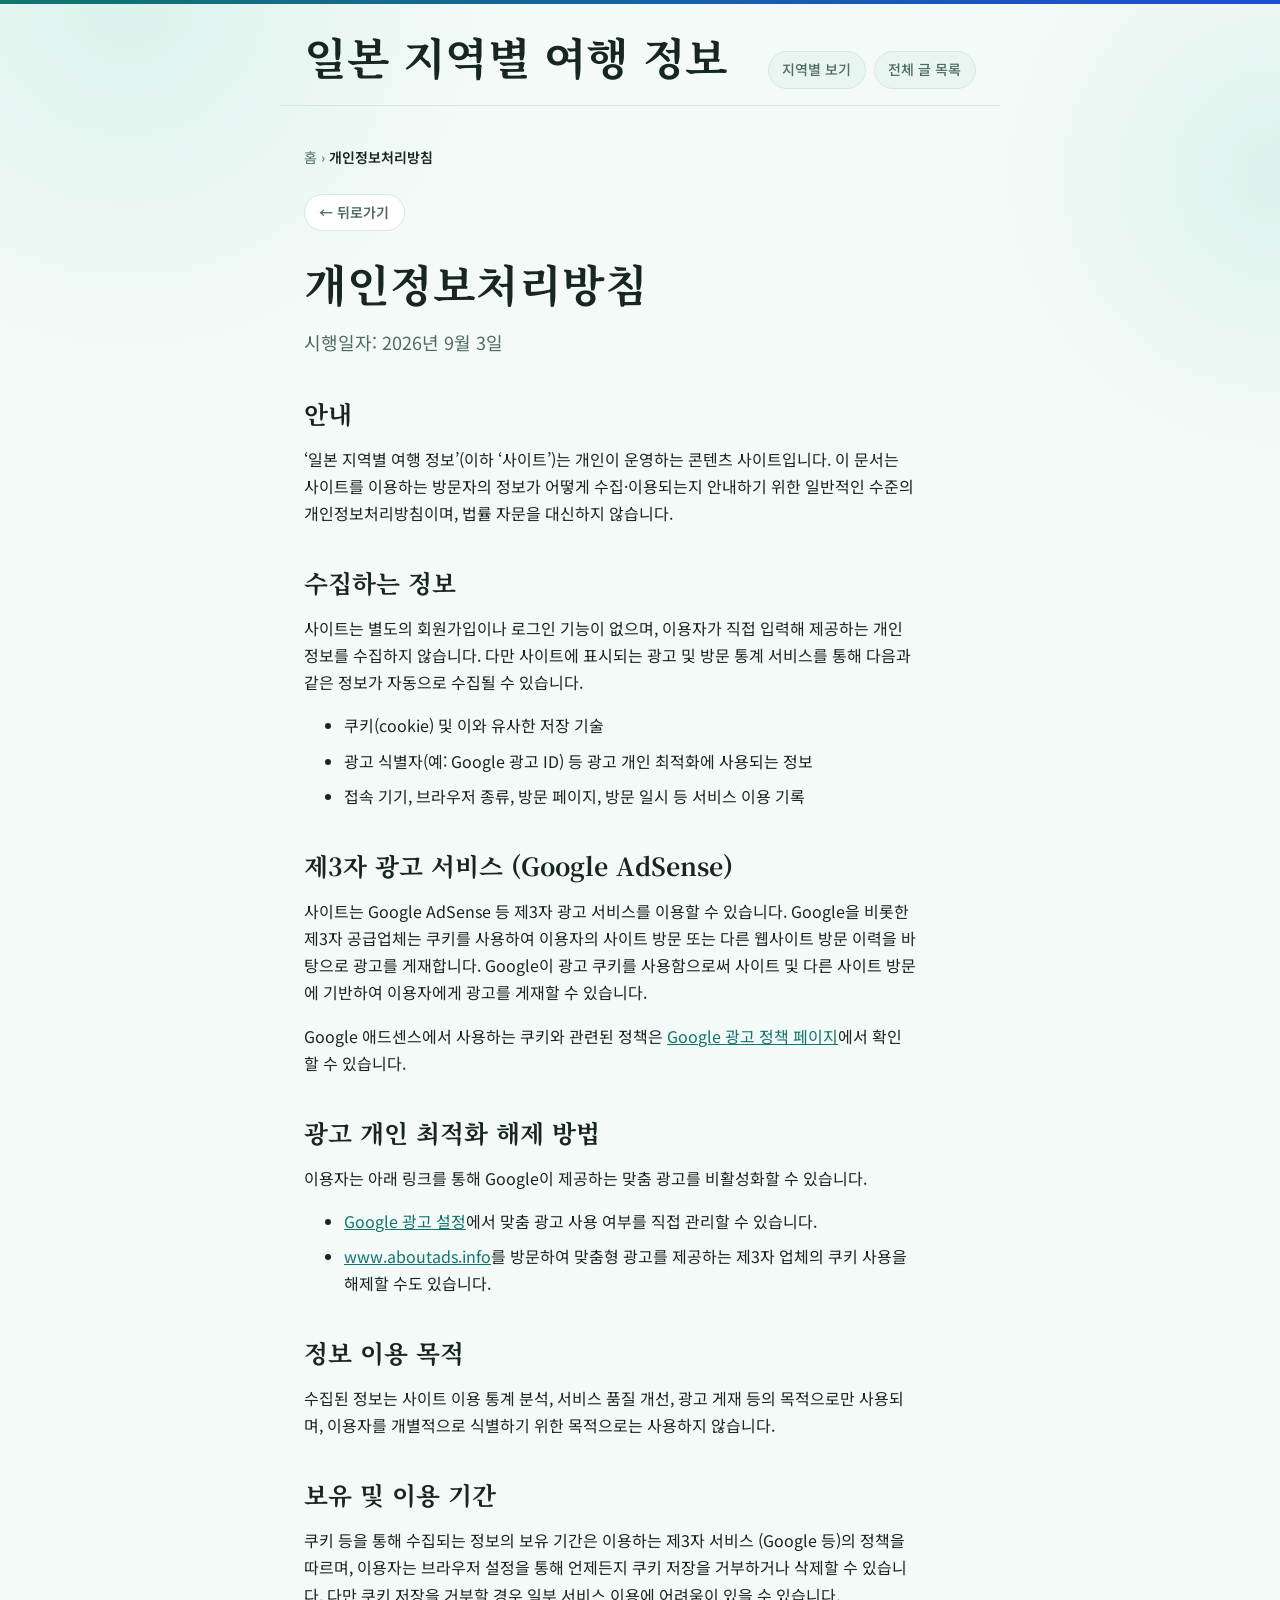
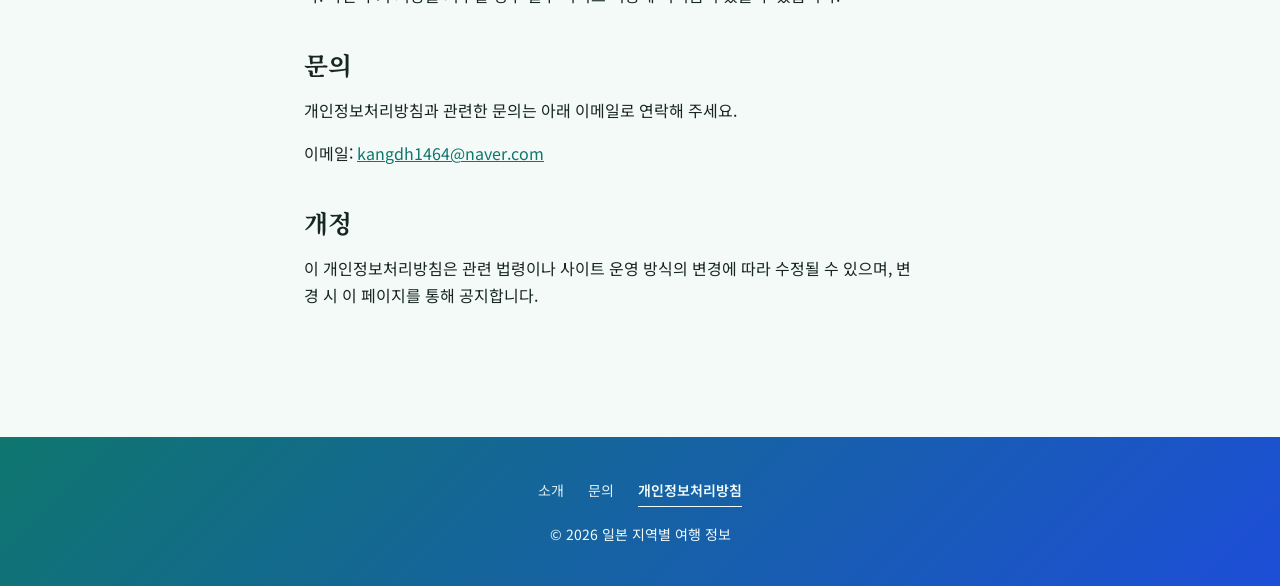
<file: privacy/index.html>
<!DOCTYPE html>
<html lang="ko">
<head>
  <meta charset="UTF-8">
  <meta name="viewport" content="width=device-width, initial-scale=1.0">
  <link rel="icon" href="data:,">
  <title>개인정보처리방침 | 일본 지역별 여행 정보</title>
  <meta name="description" content="일본 지역별 여행 정보 사이트의 개인정보처리방침입니다. 쿠키, 광고 서비스 이용, 이용자 권리 등을 안내합니다.">
  <meta property="og:title" content="개인정보처리방침 | 일본 지역별 여행 정보">
  <meta property="og:description" content="일본 지역별 여행 정보 사이트의 개인정보처리방침입니다. 쿠키, 광고 서비스 이용, 이용자 권리 등을 안내합니다.">
  <meta property="og:type" content="website">
  <meta property="og:locale" content="ko_KR">
  <meta name="twitter:card" content="summary_large_image">
  <!-- og:url, canonical, og:image, twitter:image: 실제 배포 도메인 확정 후 아래 형식으로 추가 필요
  <meta property="og:url" content="https://example.com/privacy/">
  <link rel="canonical" href="https://example.com/privacy/">
  <meta property="og:image" content="https://example.com/assets/img/regions/osaka.jpg">
  <meta name="twitter:image" content="https://example.com/assets/img/regions/osaka.jpg">
  -->
  <script type="application/ld+json">
  {
    "@context": "https://schema.org",
    "@type": "WebPage",
    "name": "개인정보처리방침",
    "description": "일본 지역별 여행 정보 사이트의 개인정보처리방침입니다. 쿠키, 광고 서비스 이용, 이용자 권리 등을 안내합니다.",
    "inLanguage": "ko-KR"
  }
  </script>
  <script type="application/ld+json">
  {
    "@context": "https://schema.org",
    "@type": "BreadcrumbList",
    "itemListElement": [
      {
        "@type": "ListItem",
        "position": 1,
        "name": "홈",
        "item": "../index.html"
      },
      {
        "@type": "ListItem",
        "position": 2,
        "name": "개인정보처리방침"
      }
    ]
  }
  </script>
  <link rel="preconnect" href="https://fonts.googleapis.com">
  <link rel="preconnect" href="https://fonts.gstatic.com" crossorigin>
  <link rel="stylesheet" href="https://fonts.googleapis.com/css2?family=Noto+Sans+KR:wght@400;500;700&family=Noto+Serif+KR:wght@600;700&display=swap">
  <link rel="stylesheet" href="../assets/css/style.css">
</head>
<body>
  <a href="#main-content" class="skip-link">본문 바로가기</a>
  <header class="site-header">
    <div class="site-header-inner">
      <a href="../index.html" class="site-brand">일본 지역별 여행 정보</a>
      <nav class="site-nav" aria-label="주요 메뉴">
        <a href="../index.html#regions">지역별 보기</a>
        <a href="../index.html#articles">전체 글 목록</a>
      </nav>
    </div>
  </header>

  <main class="site-main" id="main-content">
    <nav class="breadcrumb" aria-label="현재 위치">
      <a href="../index.html">홈</a> &rsaquo; <span aria-current="page">개인정보처리방침</span>
    </nav>
    <a href="../index.html" class="back-button">&larr; 뒤로가기</a>

    <article class="post">
      <header class="post-header">
        <h1>개인정보처리방침</h1>
        <!-- 시행일자는 이 문서를 작성한 시점 기준입니다.
             사이트를 실제로 배포하는 시점에 맞춰 아래 날짜를 갱신해야 합니다. -->
        <p class="post-intro">시행일자: 2026년 9월 3일</p>
      </header>

      <section class="post-section">
        <h2>안내</h2>
        <p>
          &lsquo;일본 지역별 여행 정보&rsquo;(이하 &lsquo;사이트&rsquo;)는 개인이
          운영하는 콘텐츠 사이트입니다. 이 문서는 사이트를 이용하는 방문자의
          정보가 어떻게 수집·이용되는지 안내하기 위한 일반적인 수준의
          개인정보처리방침이며, 법률 자문을 대신하지 않습니다.
        </p>
      </section>

      <section class="post-section">
        <h2>수집하는 정보</h2>
        <p>
          사이트는 별도의 회원가입이나 로그인 기능이 없으며, 이용자가 직접
          입력해 제공하는 개인정보를 수집하지 않습니다. 다만 사이트에 표시되는
          광고 및 방문 통계 서비스를 통해 다음과 같은 정보가 자동으로 수집될
          수 있습니다.
        </p>
        <ul>
          <li>쿠키(cookie) 및 이와 유사한 저장 기술</li>
          <li>광고 식별자(예: Google 광고 ID) 등 광고 개인 최적화에 사용되는 정보</li>
          <li>접속 기기, 브라우저 종류, 방문 페이지, 방문 일시 등 서비스 이용 기록</li>
        </ul>
      </section>

      <section class="post-section">
        <h2>제3자 광고 서비스 (Google AdSense)</h2>
        <p>
          사이트는 Google AdSense 등 제3자 광고 서비스를 이용할 수 있습니다.
          Google을 비롯한 제3자 공급업체는 쿠키를 사용하여 이용자의 사이트
          방문 또는 다른 웹사이트 방문 이력을 바탕으로 광고를 게재합니다.
          Google이 광고 쿠키를 사용함으로써 사이트 및 다른 사이트 방문에
          기반하여 이용자에게 광고를 게재할 수 있습니다.
        </p>
        <p>
          Google 애드센스에서 사용하는 쿠키와 관련된 정책은
          <a href="https://policies.google.com/technologies/ads" rel="noopener noreferrer" target="_blank" aria-label="Google 광고 정책 페이지 (새 창에서 열림)">Google 광고 정책 페이지</a>에서
          확인할 수 있습니다.
        </p>
      </section>

      <section class="post-section">
        <h2>광고 개인 최적화 해제 방법</h2>
        <p>
          이용자는 아래 링크를 통해 Google이 제공하는 맞춤 광고를 비활성화할
          수 있습니다.
        </p>
        <ul>
          <li>
            <a href="https://adssettings.google.com/" rel="noopener noreferrer" target="_blank" aria-label="Google 광고 설정 (새 창에서 열림)">Google 광고 설정</a>에서
            맞춤 광고 사용 여부를 직접 관리할 수 있습니다.
          </li>
          <li>
            <a href="https://www.aboutads.info/choices/" rel="noopener noreferrer" target="_blank" aria-label="www.aboutads.info (새 창에서 열림)">www.aboutads.info</a>를
            방문하여 맞춤형 광고를 제공하는 제3자 업체의 쿠키 사용을 해제할
            수도 있습니다.
          </li>
        </ul>
      </section>

      <section class="post-section">
        <h2>정보 이용 목적</h2>
        <p>
          수집된 정보는 사이트 이용 통계 분석, 서비스 품질 개선, 광고 게재 등의
          목적으로만 사용되며, 이용자를 개별적으로 식별하기 위한 목적으로는
          사용하지 않습니다.
        </p>
      </section>

      <section class="post-section">
        <h2>보유 및 이용 기간</h2>
        <p>
          쿠키 등을 통해 수집되는 정보의 보유 기간은 이용하는 제3자 서비스
          (Google 등)의 정책을 따르며, 이용자는 브라우저 설정을 통해 언제든지
          쿠키 저장을 거부하거나 삭제할 수 있습니다. 다만 쿠키 저장을 거부할
          경우 일부 서비스 이용에 어려움이 있을 수 있습니다.
        </p>
      </section>

      <section class="post-section">
        <h2>문의</h2>
        <p>개인정보처리방침과 관련한 문의는 아래 이메일로 연락해 주세요.</p>
        <p>이메일: <a href="mailto:kangdh1464@naver.com">kangdh1464@naver.com</a></p>
      </section>

      <section class="post-section">
        <h2>개정</h2>
        <p>
          이 개인정보처리방침은 관련 법령이나 사이트 운영 방식의 변경에 따라
          수정될 수 있으며, 변경 시 이 페이지를 통해 공지합니다.
        </p>
      </section>
    </article>
  </main>

  <footer class="site-footer">
    <nav class="footer-nav" aria-label="사이트 정보">
      <a href="../about/index.html">소개</a>
      <a href="../contact/index.html">문의</a>
      <a href="../privacy/index.html" aria-current="page">개인정보처리방침</a>
    </nav>
    <p>&copy; <span id="year"></span> 일본 지역별 여행 정보</p>
  </footer>

  <script src="../assets/js/main.js"></script>
</body>
</html>
</file>
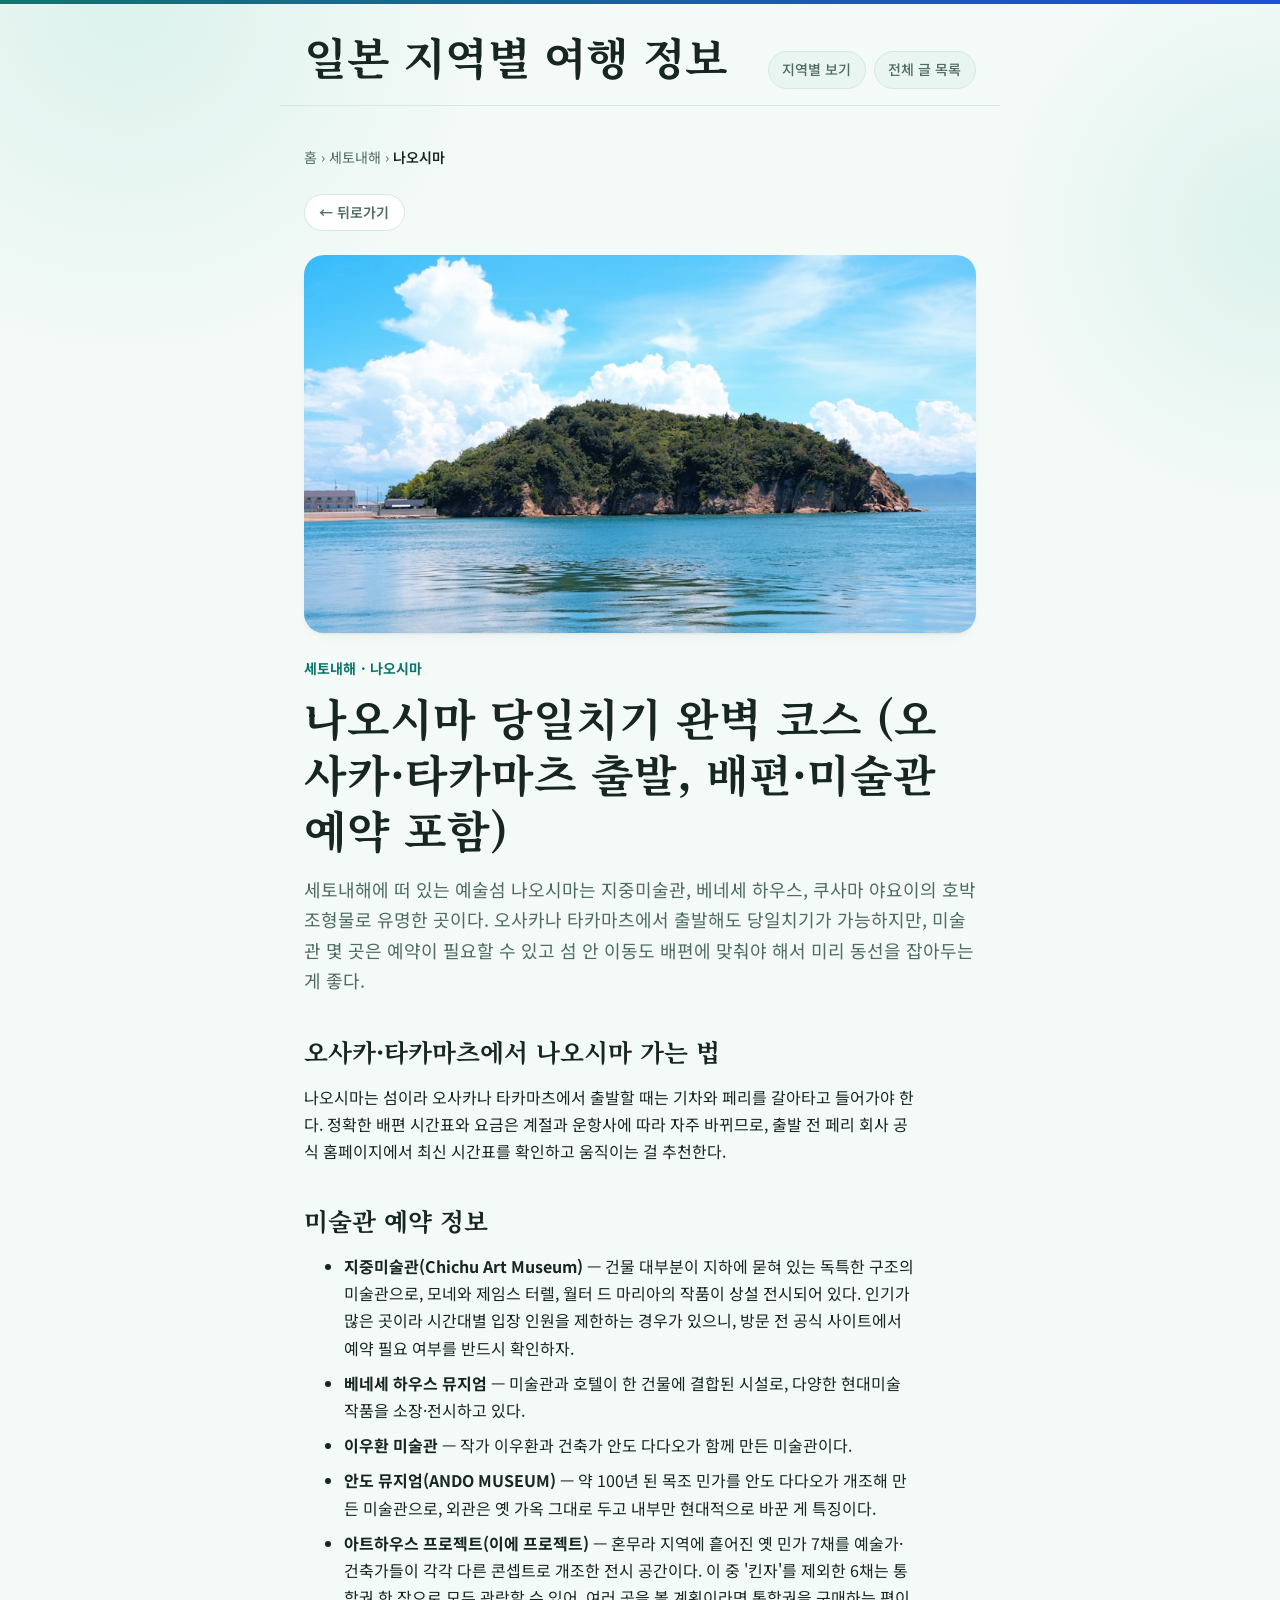
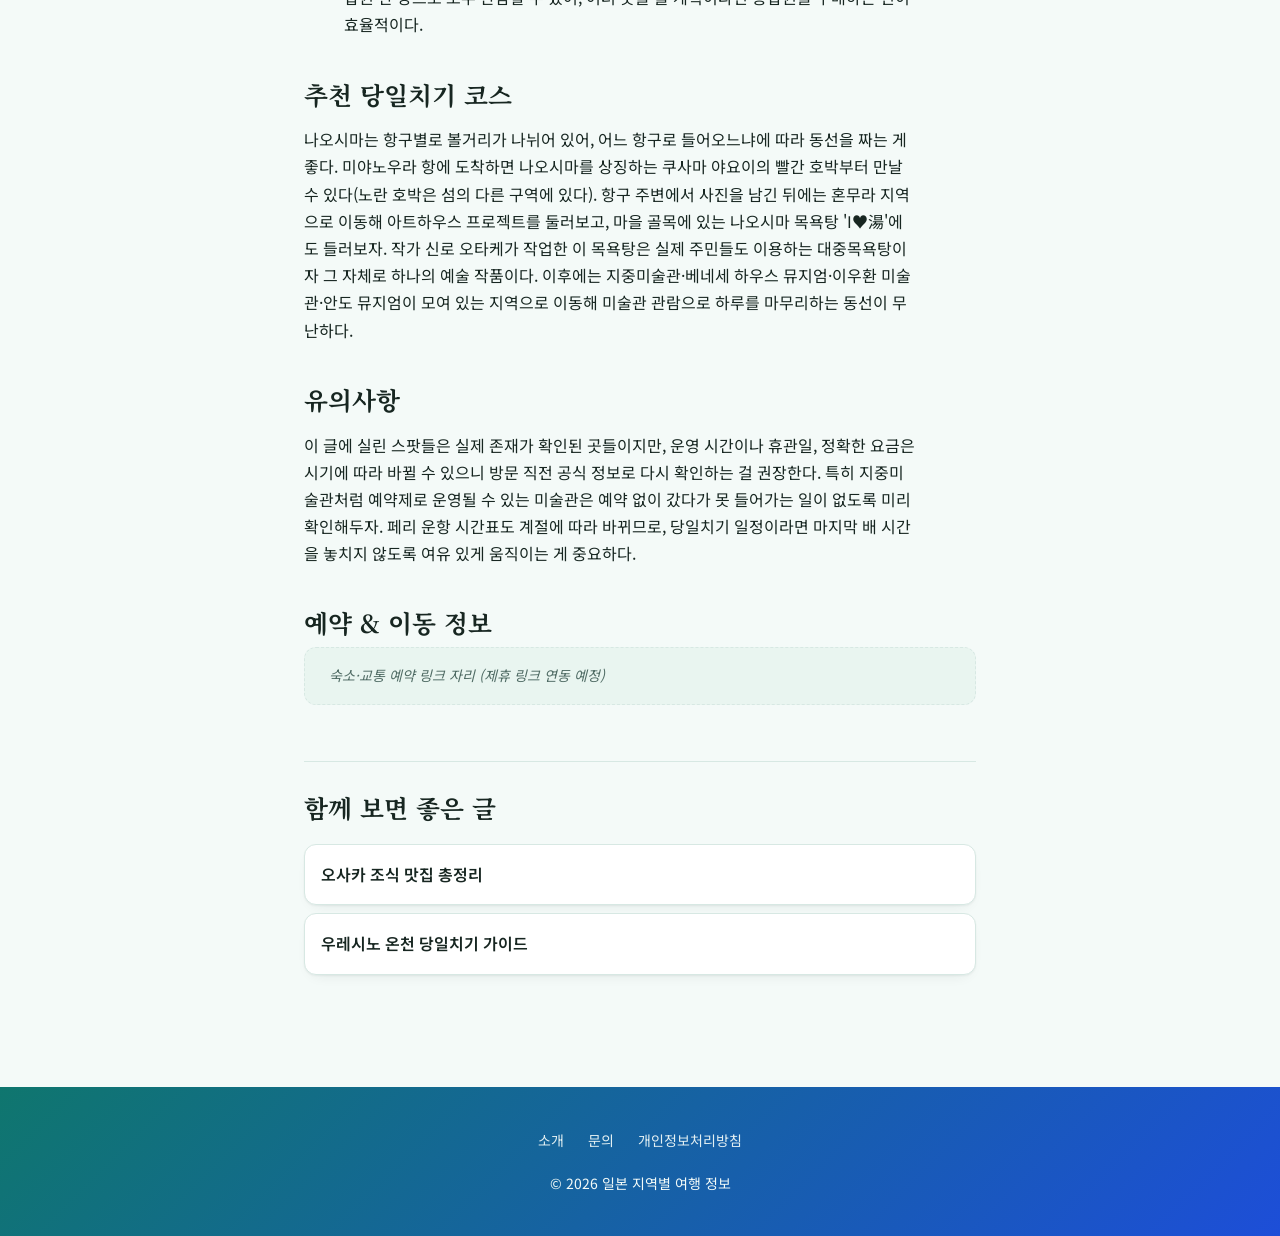
<file: content/naoshima-day-trip/index.html>
<!DOCTYPE html>
<html lang="ko">
<head>
  <meta charset="UTF-8">
  <meta name="viewport" content="width=device-width, initial-scale=1.0">
  <link rel="icon" href="data:,">
  <title>나오시마 당일치기 완벽 코스 (오사카&middot;타카마츠 출발) | 일본 지역별 여행 정보</title>
  <meta name="description" content="오사카·타카마츠에서 출발하는 나오시마 당일치기 동선, 배편, 미술관 예약 정보.">
  <meta property="og:title" content="나오시마 당일치기 완벽 코스 (오사카&middot;타카마츠 출발) | 일본 지역별 여행 정보">
  <meta property="og:description" content="오사카·타카마츠에서 출발하는 나오시마 당일치기 동선, 배편, 미술관 예약 정보.">
  <meta property="og:type" content="article">
  <meta property="og:locale" content="ko_KR">
  <meta name="twitter:card" content="summary_large_image">
  <!-- og:url, canonical, og:image, twitter:image: 실제 배포 도메인 확정 후 아래 형식으로 추가 필요
  <meta property="og:url" content="https://example.com/content/naoshima-day-trip/">
  <link rel="canonical" href="https://example.com/content/naoshima-day-trip/">
  <meta property="og:image" content="https://example.com/assets/img/regions/setouchi-hokuriku.jpg">
  <meta name="twitter:image" content="https://example.com/assets/img/regions/setouchi-hokuriku.jpg">
  -->
  <script type="application/ld+json">
  {
    "@context": "https://schema.org",
    "@type": "Article",
    "headline": "나오시마 당일치기 완벽 코스 (오사카·타카마츠 출발)",
    "description": "오사카·타카마츠에서 출발하는 나오시마 당일치기 동선, 배편, 미술관 예약 정보.",
    "inLanguage": "ko-KR",
    "image": "../../assets/img/regions/setouchi-hokuriku.jpg",
    "datePublished": "2026-09-05",
    "author": {
      "@type": "Organization",
      "name": "일본 지역별 여행 정보"
    },
    "publisher": {
      "@type": "Organization",
      "name": "일본 지역별 여행 정보"
    }
  }
  </script>
  <script type="application/ld+json">
  {
    "@context": "https://schema.org",
    "@type": "BreadcrumbList",
    "itemListElement": [
      {
        "@type": "ListItem",
        "position": 1,
        "name": "홈",
        "item": "../../index.html"
      },
      {
        "@type": "ListItem",
        "position": 2,
        "name": "세토내해",
        "item": "../../region/setouchi-hokuriku/index.html"
      },
      {
        "@type": "ListItem",
        "position": 3,
        "name": "나오시마"
      }
    ]
  }
  </script>
  <link rel="preconnect" href="https://fonts.googleapis.com">
  <link rel="preconnect" href="https://fonts.gstatic.com" crossorigin>
  <link rel="stylesheet" href="https://fonts.googleapis.com/css2?family=Noto+Sans+KR:wght@400;500;700&family=Noto+Serif+KR:wght@600;700&display=swap">
  <link rel="stylesheet" href="../../assets/css/style.css">
</head>
<body>
  <a href="#main-content" class="skip-link">본문 바로가기</a>
  <header class="site-header">
    <div class="site-header-inner">
      <a href="../../index.html" class="site-brand">일본 지역별 여행 정보</a>
      <nav class="site-nav" aria-label="주요 메뉴">
        <a href="../../index.html#regions">지역별 보기</a>
        <a href="../../index.html#articles">전체 글 목록</a>
      </nav>
    </div>
  </header>

  <main class="site-main" id="main-content">
    <nav class="breadcrumb" aria-label="현재 위치">
      <a href="../../index.html">홈</a> &rsaquo; <a href="../../region/setouchi-hokuriku/index.html">세토내해</a> &rsaquo; <span aria-current="page">나오시마</span>
    </nav>
    <a href="../../region/setouchi-hokuriku/index.html" class="back-button">&larr; 뒤로가기</a>

    <article class="post">
      <img class="post-hero-image" src="../../assets/img/regions/setouchi-hokuriku.jpg" alt="세토내해 섬 풍경" width="900" height="600">

      <header class="post-header">
        <p class="post-region">세토내해 &middot; 나오시마</p>
        <h1>나오시마 당일치기 완벽 코스 (오사카&middot;타카마츠 출발, 배편&middot;미술관 예약 포함)</h1>
        <p class="post-intro">세토내해에 떠 있는 예술섬 나오시마는 지중미술관, 베네세 하우스, 쿠사마 야요이의 호박 조형물로 유명한 곳이다. 오사카나 타카마츠에서 출발해도 당일치기가 가능하지만, 미술관 몇 곳은 예약이 필요할 수 있고 섬 안 이동도 배편에 맞춰야 해서 미리 동선을 잡아두는 게 좋다.</p>
      </header>

      <section class="post-section">
        <h2>오사카&middot;타카마츠에서 나오시마 가는 법</h2>
        <p>나오시마는 섬이라 오사카나 타카마츠에서 출발할 때는 기차와 페리를 갈아타고 들어가야 한다. 정확한 배편 시간표와 요금은 계절과 운항사에 따라 자주 바뀌므로, 출발 전 페리 회사 공식 홈페이지에서 최신 시간표를 확인하고 움직이는 걸 추천한다.</p>
      </section>

      <section class="post-section">
        <h2>미술관 예약 정보</h2>
        <ul>
          <li><strong>지중미술관(Chichu Art Museum)</strong> — 건물 대부분이 지하에 묻혀 있는 독특한 구조의 미술관으로, 모네와 제임스 터렐, 월터 드 마리아의 작품이 상설 전시되어 있다. 인기가 많은 곳이라 시간대별 입장 인원을 제한하는 경우가 있으니, 방문 전 공식 사이트에서 예약 필요 여부를 반드시 확인하자.</li>
          <li><strong>베네세 하우스 뮤지엄</strong> — 미술관과 호텔이 한 건물에 결합된 시설로, 다양한 현대미술 작품을 소장·전시하고 있다.</li>
          <li><strong>이우환 미술관</strong> — 작가 이우환과 건축가 안도 다다오가 함께 만든 미술관이다.</li>
          <li><strong>안도 뮤지엄(ANDO MUSEUM)</strong> — 약 100년 된 목조 민가를 안도 다다오가 개조해 만든 미술관으로, 외관은 옛 가옥 그대로 두고 내부만 현대적으로 바꾼 게 특징이다.</li>
          <li><strong>아트하우스 프로젝트(이에 프로젝트)</strong> — 혼무라 지역에 흩어진 옛 민가 7채를 예술가·건축가들이 각각 다른 콘셉트로 개조한 전시 공간이다. 이 중 '킨자'를 제외한 6채는 통합권 한 장으로 모두 관람할 수 있어, 여러 곳을 볼 계획이라면 통합권을 구매하는 편이 효율적이다.</li>
        </ul>
      </section>

      <section class="post-section">
        <h2>추천 당일치기 코스</h2>
        <p>나오시마는 항구별로 볼거리가 나뉘어 있어, 어느 항구로 들어오느냐에 따라 동선을 짜는 게 좋다. 미야노우라 항에 도착하면 나오시마를 상징하는 쿠사마 야요이의 빨간 호박부터 만날 수 있다(노란 호박은 섬의 다른 구역에 있다). 항구 주변에서 사진을 남긴 뒤에는 혼무라 지역으로 이동해 아트하우스 프로젝트를 둘러보고, 마을 골목에 있는 나오시마 목욕탕 'I♥湯'에도 들러보자. 작가 신로 오타케가 작업한 이 목욕탕은 실제 주민들도 이용하는 대중목욕탕이자 그 자체로 하나의 예술 작품이다. 이후에는 지중미술관·베네세 하우스 뮤지엄·이우환 미술관·안도 뮤지엄이 모여 있는 지역으로 이동해 미술관 관람으로 하루를 마무리하는 동선이 무난하다.</p>
      </section>

      <section class="post-section">
        <h2>유의사항</h2>
        <p>이 글에 실린 스팟들은 실제 존재가 확인된 곳들이지만, 운영 시간이나 휴관일, 정확한 요금은 시기에 따라 바뀔 수 있으니 방문 직전 공식 정보로 다시 확인하는 걸 권장한다. 특히 지중미술관처럼 예약제로 운영될 수 있는 미술관은 예약 없이 갔다가 못 들어가는 일이 없도록 미리 확인해두자. 페리 운항 시간표도 계절에 따라 바뀌므로, 당일치기 일정이라면 마지막 배 시간을 놓치지 않도록 여유 있게 움직이는 게 중요하다.</p>
      </section>

      <section class="post-section">
        <h2>예약 &amp; 이동 정보</h2>
        <p class="placeholder-block">숙소&middot;교통 예약 링크 자리 (제휴 링크 연동 예정)</p>
      </section>

      <footer class="post-footer">
        <h2>함께 보면 좋은 글</h2>
        <ul class="related-list">
          <li><a href="../osaka-breakfast/index.html">오사카 조식 맛집 총정리</a></li>
          <li><a href="../ureshino-onsen/index.html">우레시노 온천 당일치기 가이드</a></li>
        </ul>
      </footer>
    </article>
  </main>

  <footer class="site-footer">
    <nav class="footer-nav" aria-label="사이트 정보">
      <a href="../../about/index.html">소개</a>
      <a href="../../contact/index.html">문의</a>
      <a href="../../privacy/index.html">개인정보처리방침</a>
    </nav>
    <p>&copy; <span id="year"></span> 일본 지역별 여행 정보</p>
  </footer>

  <script src="../../assets/js/main.js"></script>
</body>
</html>
</file>
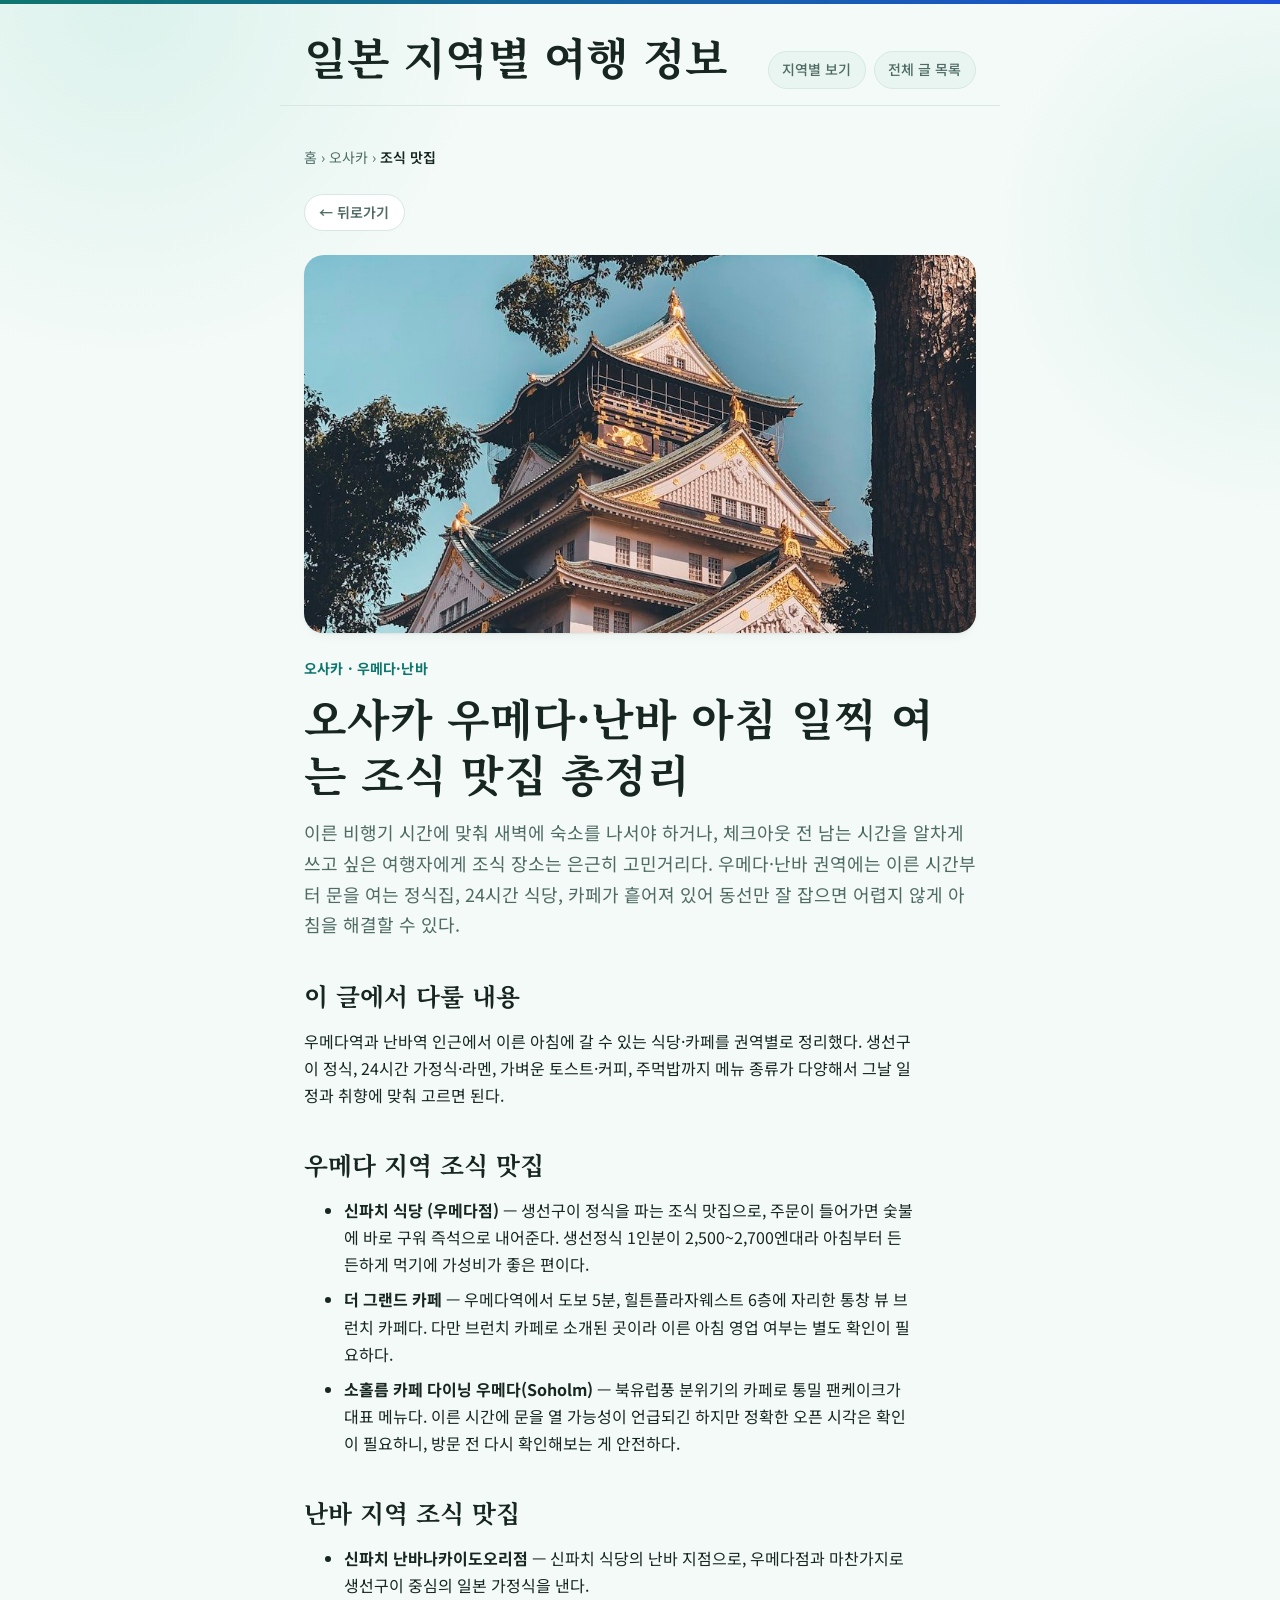
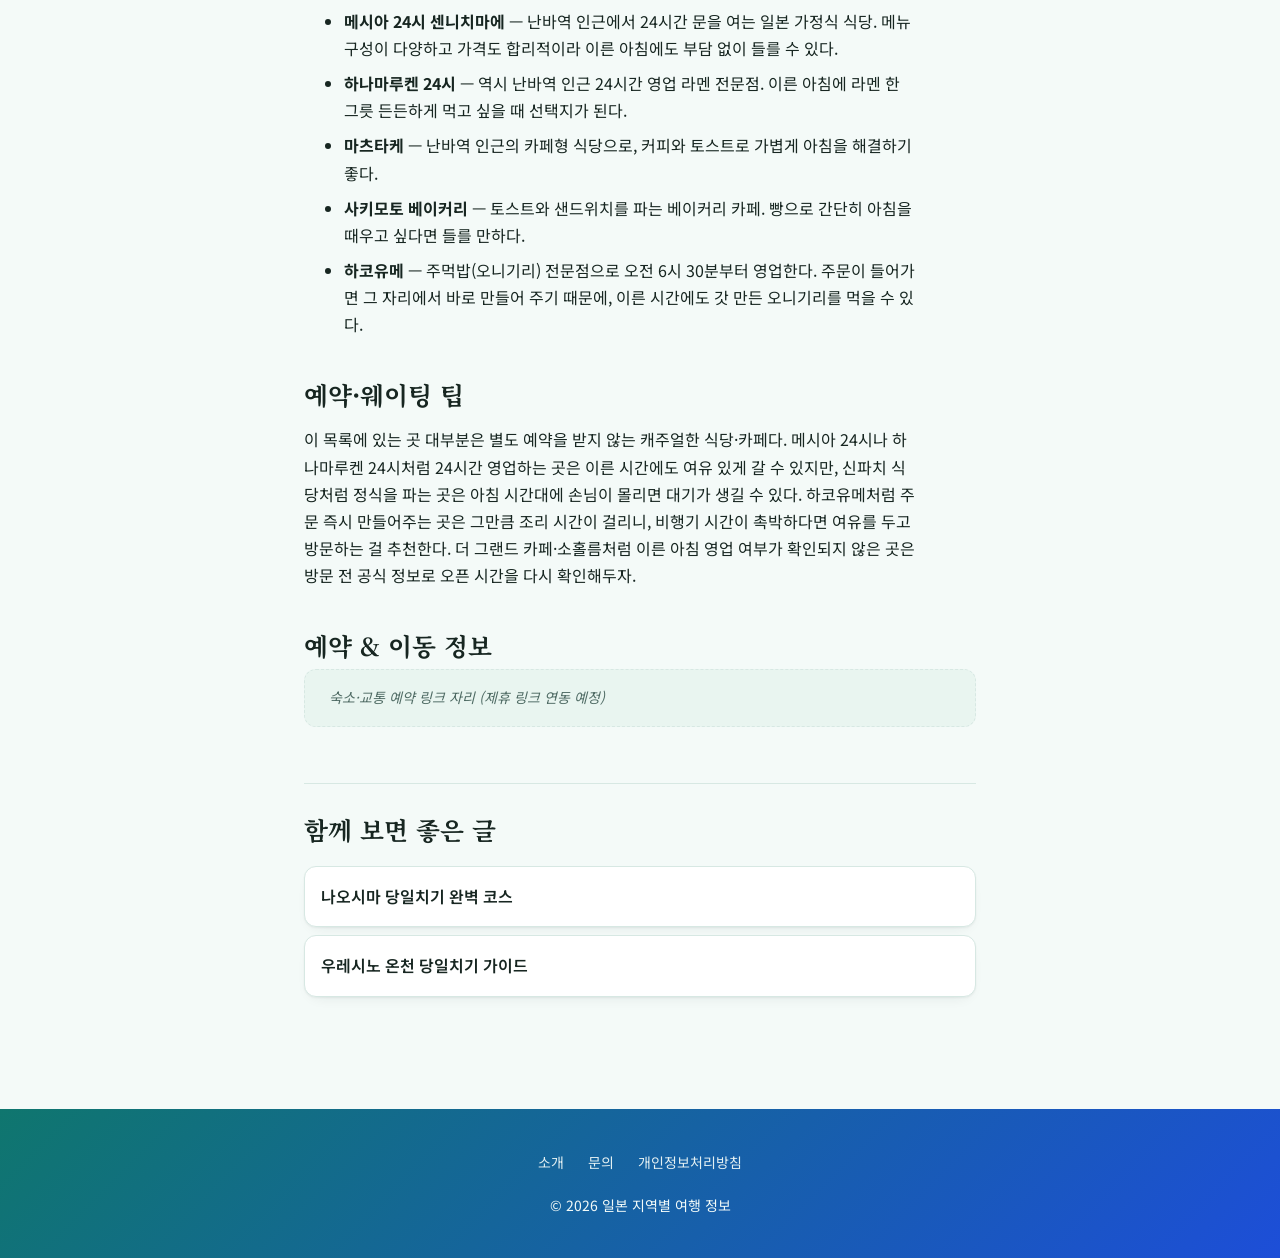
<file: content/osaka-breakfast/index.html>
<!DOCTYPE html>
<html lang="ko">
<head>
  <meta charset="UTF-8">
  <meta name="viewport" content="width=device-width, initial-scale=1.0">
  <link rel="icon" href="data:,">
  <title>오사카 우메다&middot;난바 아침 일찍 여는 조식 맛집 총정리 | 일본 지역별 여행 정보</title>
  <meta name="description" content="이른 비행기나 체크아웃 전 아침 식사가 필요한 여행자를 위한 오사카 우메다·난바 조식 맛집 정보.">
  <meta property="og:title" content="오사카 우메다&middot;난바 아침 일찍 여는 조식 맛집 총정리 | 일본 지역별 여행 정보">
  <meta property="og:description" content="이른 비행기나 체크아웃 전 아침 식사가 필요한 여행자를 위한 오사카 우메다·난바 조식 맛집 정보.">
  <meta property="og:type" content="article">
  <meta property="og:locale" content="ko_KR">
  <meta name="twitter:card" content="summary_large_image">
  <!-- og:url, canonical, og:image, twitter:image: 실제 배포 도메인 확정 후 아래 형식으로 추가 필요
  <meta property="og:url" content="https://example.com/content/osaka-breakfast/">
  <link rel="canonical" href="https://example.com/content/osaka-breakfast/">
  <meta property="og:image" content="https://example.com/assets/img/regions/osaka.jpg">
  <meta name="twitter:image" content="https://example.com/assets/img/regions/osaka.jpg">
  -->
  <script type="application/ld+json">
  {
    "@context": "https://schema.org",
    "@type": "Article",
    "headline": "오사카 우메다·난바 아침 일찍 여는 조식 맛집 총정리",
    "description": "이른 비행기나 체크아웃 전 아침 식사가 필요한 여행자를 위한 오사카 우메다·난바 조식 맛집 정보.",
    "inLanguage": "ko-KR",
    "image": "../../assets/img/regions/osaka.jpg",
    "datePublished": "2026-09-05",
    "author": {
      "@type": "Organization",
      "name": "일본 지역별 여행 정보"
    },
    "publisher": {
      "@type": "Organization",
      "name": "일본 지역별 여행 정보"
    }
  }
  </script>
  <script type="application/ld+json">
  {
    "@context": "https://schema.org",
    "@type": "BreadcrumbList",
    "itemListElement": [
      {
        "@type": "ListItem",
        "position": 1,
        "name": "홈",
        "item": "../../index.html"
      },
      {
        "@type": "ListItem",
        "position": 2,
        "name": "오사카",
        "item": "../../region/osaka/index.html"
      },
      {
        "@type": "ListItem",
        "position": 3,
        "name": "조식 맛집"
      }
    ]
  }
  </script>
  <link rel="preconnect" href="https://fonts.googleapis.com">
  <link rel="preconnect" href="https://fonts.gstatic.com" crossorigin>
  <link rel="stylesheet" href="https://fonts.googleapis.com/css2?family=Noto+Sans+KR:wght@400;500;700&family=Noto+Serif+KR:wght@600;700&display=swap">
  <link rel="stylesheet" href="../../assets/css/style.css">
</head>
<body>
  <a href="#main-content" class="skip-link">본문 바로가기</a>
  <header class="site-header">
    <div class="site-header-inner">
      <a href="../../index.html" class="site-brand">일본 지역별 여행 정보</a>
      <nav class="site-nav" aria-label="주요 메뉴">
        <a href="../../index.html#regions">지역별 보기</a>
        <a href="../../index.html#articles">전체 글 목록</a>
      </nav>
    </div>
  </header>

  <main class="site-main" id="main-content">
    <nav class="breadcrumb" aria-label="현재 위치">
      <a href="../../index.html">홈</a> &rsaquo; <a href="../../region/osaka/index.html">오사카</a> &rsaquo; <span aria-current="page">조식 맛집</span>
    </nav>
    <a href="../../region/osaka/index.html" class="back-button">&larr; 뒤로가기</a>

    <article class="post">
      <img class="post-hero-image" src="../../assets/img/regions/osaka.jpg" alt="오사카성 전경" width="900" height="1200">

      <header class="post-header">
        <p class="post-region">오사카 &middot; 우메다·난바</p>
        <h1>오사카 우메다&middot;난바 아침 일찍 여는 조식 맛집 총정리</h1>
        <p class="post-intro">이른 비행기 시간에 맞춰 새벽에 숙소를 나서야 하거나, 체크아웃 전 남는 시간을 알차게 쓰고 싶은 여행자에게 조식 장소는 은근히 고민거리다. 우메다·난바 권역에는 이른 시간부터 문을 여는 정식집, 24시간 식당, 카페가 흩어져 있어 동선만 잘 잡으면 어렵지 않게 아침을 해결할 수 있다.</p>
      </header>

      <section class="post-section">
        <h2>이 글에서 다룰 내용</h2>
        <p>우메다역과 난바역 인근에서 이른 아침에 갈 수 있는 식당·카페를 권역별로 정리했다. 생선구이 정식, 24시간 가정식·라멘, 가벼운 토스트·커피, 주먹밥까지 메뉴 종류가 다양해서 그날 일정과 취향에 맞춰 고르면 된다.</p>
      </section>

      <section class="post-section">
        <h2>우메다 지역 조식 맛집</h2>
        <ul>
          <li><strong>신파치 식당 (우메다점)</strong> — 생선구이 정식을 파는 조식 맛집으로, 주문이 들어가면 숯불에 바로 구워 즉석으로 내어준다. 생선정식 1인분이 2,500~2,700엔대라 아침부터 든든하게 먹기에 가성비가 좋은 편이다.</li>
          <li><strong>더 그랜드 카페</strong> — 우메다역에서 도보 5분, 힐튼플라자웨스트 6층에 자리한 통창 뷰 브런치 카페다. 다만 브런치 카페로 소개된 곳이라 이른 아침 영업 여부는 별도 확인이 필요하다.</li>
          <li><strong>소홀름 카페 다이닝 우메다(Soholm)</strong> — 북유럽풍 분위기의 카페로 통밀 팬케이크가 대표 메뉴다. 이른 시간에 문을 열 가능성이 언급되긴 하지만 정확한 오픈 시각은 확인이 필요하니, 방문 전 다시 확인해보는 게 안전하다.</li>
        </ul>
      </section>

      <section class="post-section">
        <h2>난바 지역 조식 맛집</h2>
        <ul>
          <li><strong>신파치 난바나카이도오리점</strong> — 신파치 식당의 난바 지점으로, 우메다점과 마찬가지로 생선구이 중심의 일본 가정식을 낸다.</li>
          <li><strong>메시아 24시 센니치마에</strong> — 난바역 인근에서 24시간 문을 여는 일본 가정식 식당. 메뉴 구성이 다양하고 가격도 합리적이라 이른 아침에도 부담 없이 들를 수 있다.</li>
          <li><strong>하나마루켄 24시</strong> — 역시 난바역 인근 24시간 영업 라멘 전문점. 이른 아침에 라멘 한 그릇 든든하게 먹고 싶을 때 선택지가 된다.</li>
          <li><strong>마츠타케</strong> — 난바역 인근의 카페형 식당으로, 커피와 토스트로 가볍게 아침을 해결하기 좋다.</li>
          <li><strong>사키모토 베이커리</strong> — 토스트와 샌드위치를 파는 베이커리 카페. 빵으로 간단히 아침을 때우고 싶다면 들를 만하다.</li>
          <li><strong>하코유메</strong> — 주먹밥(오니기리) 전문점으로 오전 6시 30분부터 영업한다. 주문이 들어가면 그 자리에서 바로 만들어 주기 때문에, 이른 시간에도 갓 만든 오니기리를 먹을 수 있다.</li>
        </ul>
      </section>

      <section class="post-section">
        <h2>예약&middot;웨이팅 팁</h2>
        <p>이 목록에 있는 곳 대부분은 별도 예약을 받지 않는 캐주얼한 식당·카페다. 메시아 24시나 하나마루켄 24시처럼 24시간 영업하는 곳은 이른 시간에도 여유 있게 갈 수 있지만, 신파치 식당처럼 정식을 파는 곳은 아침 시간대에 손님이 몰리면 대기가 생길 수 있다. 하코유메처럼 주문 즉시 만들어주는 곳은 그만큼 조리 시간이 걸리니, 비행기 시간이 촉박하다면 여유를 두고 방문하는 걸 추천한다. 더 그랜드 카페·소홀름처럼 이른 아침 영업 여부가 확인되지 않은 곳은 방문 전 공식 정보로 오픈 시간을 다시 확인해두자.</p>
      </section>

      <section class="post-section">
        <h2>예약 &amp; 이동 정보</h2>
        <p class="placeholder-block">숙소&middot;교통 예약 링크 자리 (제휴 링크 연동 예정)</p>
      </section>

      <footer class="post-footer">
        <h2>함께 보면 좋은 글</h2>
        <ul class="related-list">
          <li><a href="../naoshima-day-trip/index.html">나오시마 당일치기 완벽 코스</a></li>
          <li><a href="../ureshino-onsen/index.html">우레시노 온천 당일치기 가이드</a></li>
        </ul>
      </footer>
    </article>
  </main>

  <footer class="site-footer">
    <nav class="footer-nav" aria-label="사이트 정보">
      <a href="../../about/index.html">소개</a>
      <a href="../../contact/index.html">문의</a>
      <a href="../../privacy/index.html">개인정보처리방침</a>
    </nav>
    <p>&copy; <span id="year"></span> 일본 지역별 여행 정보</p>
  </footer>

  <script src="../../assets/js/main.js"></script>
</body>
</html>
</file>
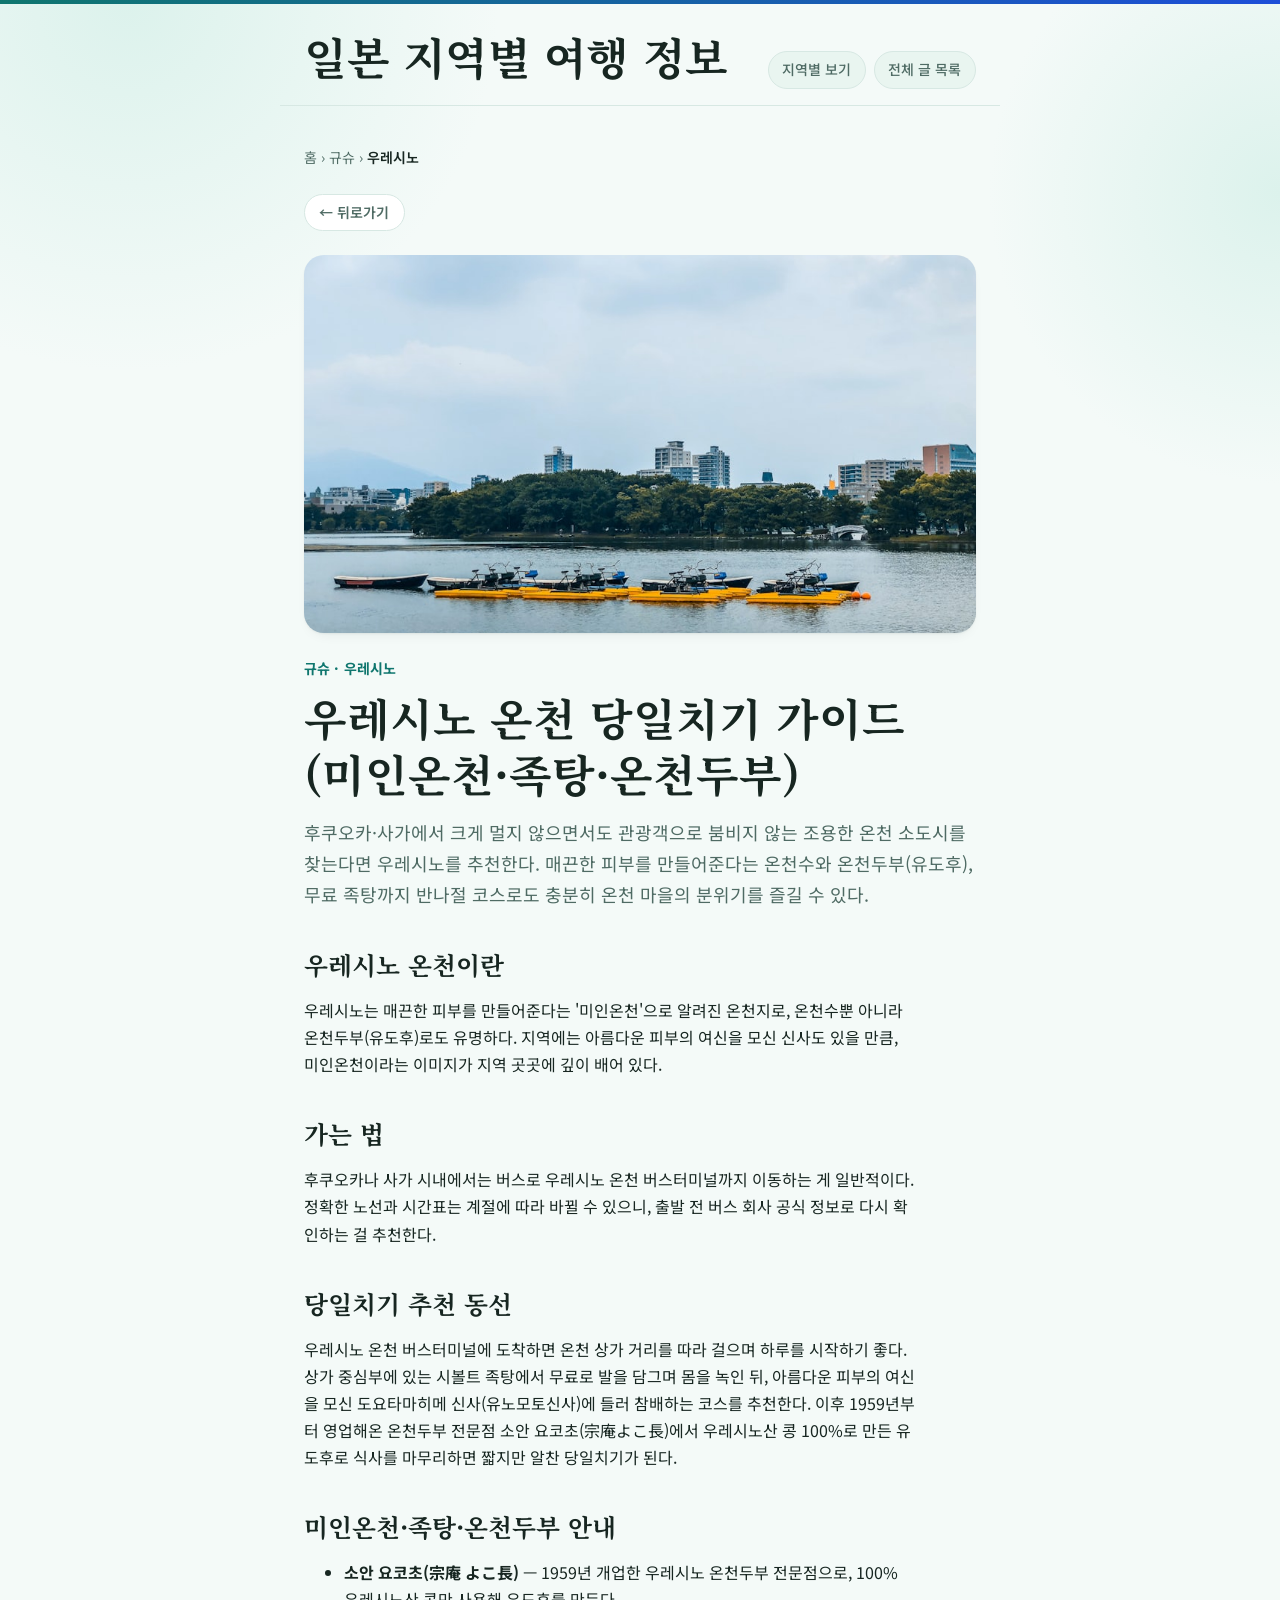
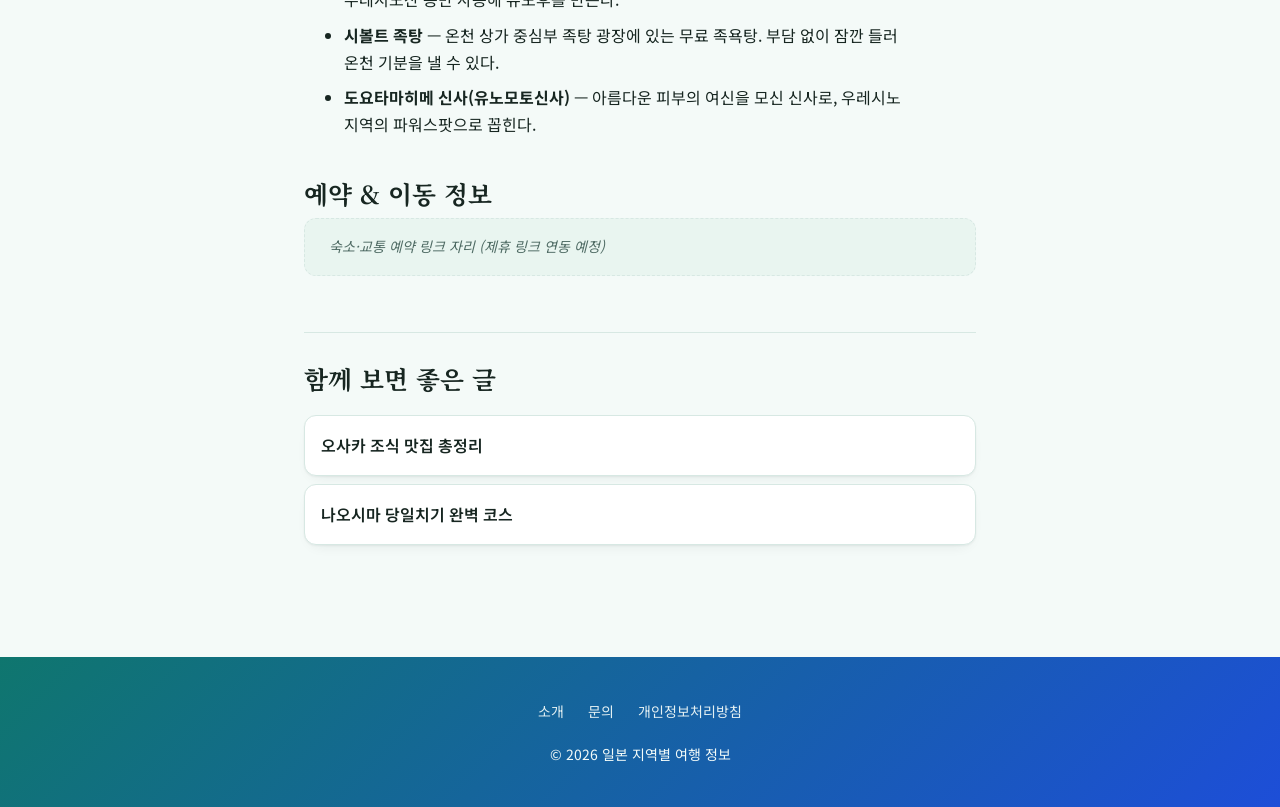
<file: content/ureshino-onsen/index.html>
<!DOCTYPE html>
<html lang="ko">
<head>
  <meta charset="UTF-8">
  <meta name="viewport" content="width=device-width, initial-scale=1.0">
  <link rel="icon" href="data:,">
  <title>우레시노 온천 당일치기 가이드 (미인온천&middot;족탕&middot;온천두부) | 일본 지역별 여행 정보</title>
  <meta name="description" content="후쿠오카·사가 근교 우레시노 온천 당일치기 가이드. 미인온천, 족탕, 온천두부 정보.">
  <meta property="og:title" content="우레시노 온천 당일치기 가이드 (미인온천&middot;족탕&middot;온천두부) | 일본 지역별 여행 정보">
  <meta property="og:description" content="후쿠오카·사가 근교 우레시노 온천 당일치기 가이드. 미인온천, 족탕, 온천두부 정보.">
  <meta property="og:type" content="article">
  <meta property="og:locale" content="ko_KR">
  <meta name="twitter:card" content="summary_large_image">
  <!-- og:url, canonical, og:image, twitter:image: 실제 배포 도메인 확정 후 아래 형식으로 추가 필요
  <meta property="og:url" content="https://example.com/content/ureshino-onsen/">
  <link rel="canonical" href="https://example.com/content/ureshino-onsen/">
  <meta property="og:image" content="https://example.com/assets/img/regions/fukuoka.jpg">
  <meta name="twitter:image" content="https://example.com/assets/img/regions/fukuoka.jpg">
  -->
  <script type="application/ld+json">
  {
    "@context": "https://schema.org",
    "@type": "Article",
    "headline": "우레시노 온천 당일치기 가이드 (미인온천·족탕·온천두부)",
    "description": "후쿠오카·사가 근교 우레시노 온천 당일치기 가이드. 미인온천, 족탕, 온천두부 정보.",
    "inLanguage": "ko-KR",
    "image": "../../assets/img/regions/fukuoka.jpg",
    "datePublished": "2026-09-05",
    "author": {
      "@type": "Organization",
      "name": "일본 지역별 여행 정보"
    },
    "publisher": {
      "@type": "Organization",
      "name": "일본 지역별 여행 정보"
    }
  }
  </script>
  <script type="application/ld+json">
  {
    "@context": "https://schema.org",
    "@type": "BreadcrumbList",
    "itemListElement": [
      {
        "@type": "ListItem",
        "position": 1,
        "name": "홈",
        "item": "../../index.html"
      },
      {
        "@type": "ListItem",
        "position": 2,
        "name": "규슈",
        "item": "../../region/fukuoka/index.html"
      },
      {
        "@type": "ListItem",
        "position": 3,
        "name": "우레시노"
      }
    ]
  }
  </script>
  <link rel="preconnect" href="https://fonts.googleapis.com">
  <link rel="preconnect" href="https://fonts.gstatic.com" crossorigin>
  <link rel="stylesheet" href="https://fonts.googleapis.com/css2?family=Noto+Sans+KR:wght@400;500;700&family=Noto+Serif+KR:wght@600;700&display=swap">
  <link rel="stylesheet" href="../../assets/css/style.css">
</head>
<body>
  <a href="#main-content" class="skip-link">본문 바로가기</a>
  <header class="site-header">
    <div class="site-header-inner">
      <a href="../../index.html" class="site-brand">일본 지역별 여행 정보</a>
      <nav class="site-nav" aria-label="주요 메뉴">
        <a href="../../index.html#regions">지역별 보기</a>
        <a href="../../index.html#articles">전체 글 목록</a>
      </nav>
    </div>
  </header>

  <main class="site-main" id="main-content">
    <nav class="breadcrumb" aria-label="현재 위치">
      <a href="../../index.html">홈</a> &rsaquo; <a href="../../region/fukuoka/index.html">규슈</a> &rsaquo; <span aria-current="page">우레시노</span>
    </nav>
    <a href="../../region/fukuoka/index.html" class="back-button">&larr; 뒤로가기</a>

    <article class="post">
      <img class="post-hero-image" src="../../assets/img/regions/fukuoka.jpg" alt="후쿠오카 수변 도시 풍경" width="900" height="720">

      <header class="post-header">
        <p class="post-region">규슈 &middot; 우레시노</p>
        <h1>우레시노 온천 당일치기 가이드 (미인온천&middot;족탕&middot;온천두부)</h1>
        <p class="post-intro">후쿠오카·사가에서 크게 멀지 않으면서도 관광객으로 붐비지 않는 조용한 온천 소도시를 찾는다면 우레시노를 추천한다. 매끈한 피부를 만들어준다는 온천수와 온천두부(유도후), 무료 족탕까지 반나절 코스로도 충분히 온천 마을의 분위기를 즐길 수 있다.</p>
      </header>

      <section class="post-section">
        <h2>우레시노 온천이란</h2>
        <p>우레시노는 매끈한 피부를 만들어준다는 '미인온천'으로 알려진 온천지로, 온천수뿐 아니라 온천두부(유도후)로도 유명하다. 지역에는 아름다운 피부의 여신을 모신 신사도 있을 만큼, 미인온천이라는 이미지가 지역 곳곳에 깊이 배어 있다.</p>
      </section>

      <section class="post-section">
        <h2>가는 법</h2>
        <p>후쿠오카나 사가 시내에서는 버스로 우레시노 온천 버스터미널까지 이동하는 게 일반적이다. 정확한 노선과 시간표는 계절에 따라 바뀔 수 있으니, 출발 전 버스 회사 공식 정보로 다시 확인하는 걸 추천한다.</p>
      </section>

      <section class="post-section">
        <h2>당일치기 추천 동선</h2>
        <p>우레시노 온천 버스터미널에 도착하면 온천 상가 거리를 따라 걸으며 하루를 시작하기 좋다. 상가 중심부에 있는 시볼트 족탕에서 무료로 발을 담그며 몸을 녹인 뒤, 아름다운 피부의 여신을 모신 도요타마히메 신사(유노모토신사)에 들러 참배하는 코스를 추천한다. 이후 1959년부터 영업해온 온천두부 전문점 소안 요코초(宗庵よこ長)에서 우레시노산 콩 100%로 만든 유도후로 식사를 마무리하면 짧지만 알찬 당일치기가 된다.</p>
      </section>

      <section class="post-section">
        <h2>미인온천&middot;족탕&middot;온천두부 안내</h2>
        <ul>
          <li><strong>소안 요코초(宗庵 よこ長)</strong> — 1959년 개업한 우레시노 온천두부 전문점으로, 100% 우레시노산 콩만 사용해 유도후를 만든다.</li>
          <li><strong>시볼트 족탕</strong> — 온천 상가 중심부 족탕 광장에 있는 무료 족욕탕. 부담 없이 잠깐 들러 온천 기분을 낼 수 있다.</li>
          <li><strong>도요타마히메 신사(유노모토신사)</strong> — 아름다운 피부의 여신을 모신 신사로, 우레시노 지역의 파워스팟으로 꼽힌다.</li>
        </ul>
      </section>

      <section class="post-section">
        <h2>예약 &amp; 이동 정보</h2>
        <p class="placeholder-block">숙소&middot;교통 예약 링크 자리 (제휴 링크 연동 예정)</p>
      </section>

      <footer class="post-footer">
        <h2>함께 보면 좋은 글</h2>
        <ul class="related-list">
          <li><a href="../osaka-breakfast/index.html">오사카 조식 맛집 총정리</a></li>
          <li><a href="../naoshima-day-trip/index.html">나오시마 당일치기 완벽 코스</a></li>
        </ul>
      </footer>
    </article>
  </main>

  <footer class="site-footer">
    <nav class="footer-nav" aria-label="사이트 정보">
      <a href="../../about/index.html">소개</a>
      <a href="../../contact/index.html">문의</a>
      <a href="../../privacy/index.html">개인정보처리방침</a>
    </nav>
    <p>&copy; <span id="year"></span> 일본 지역별 여행 정보</p>
  </footer>

  <script src="../../assets/js/main.js"></script>
</body>
</html>
</file>
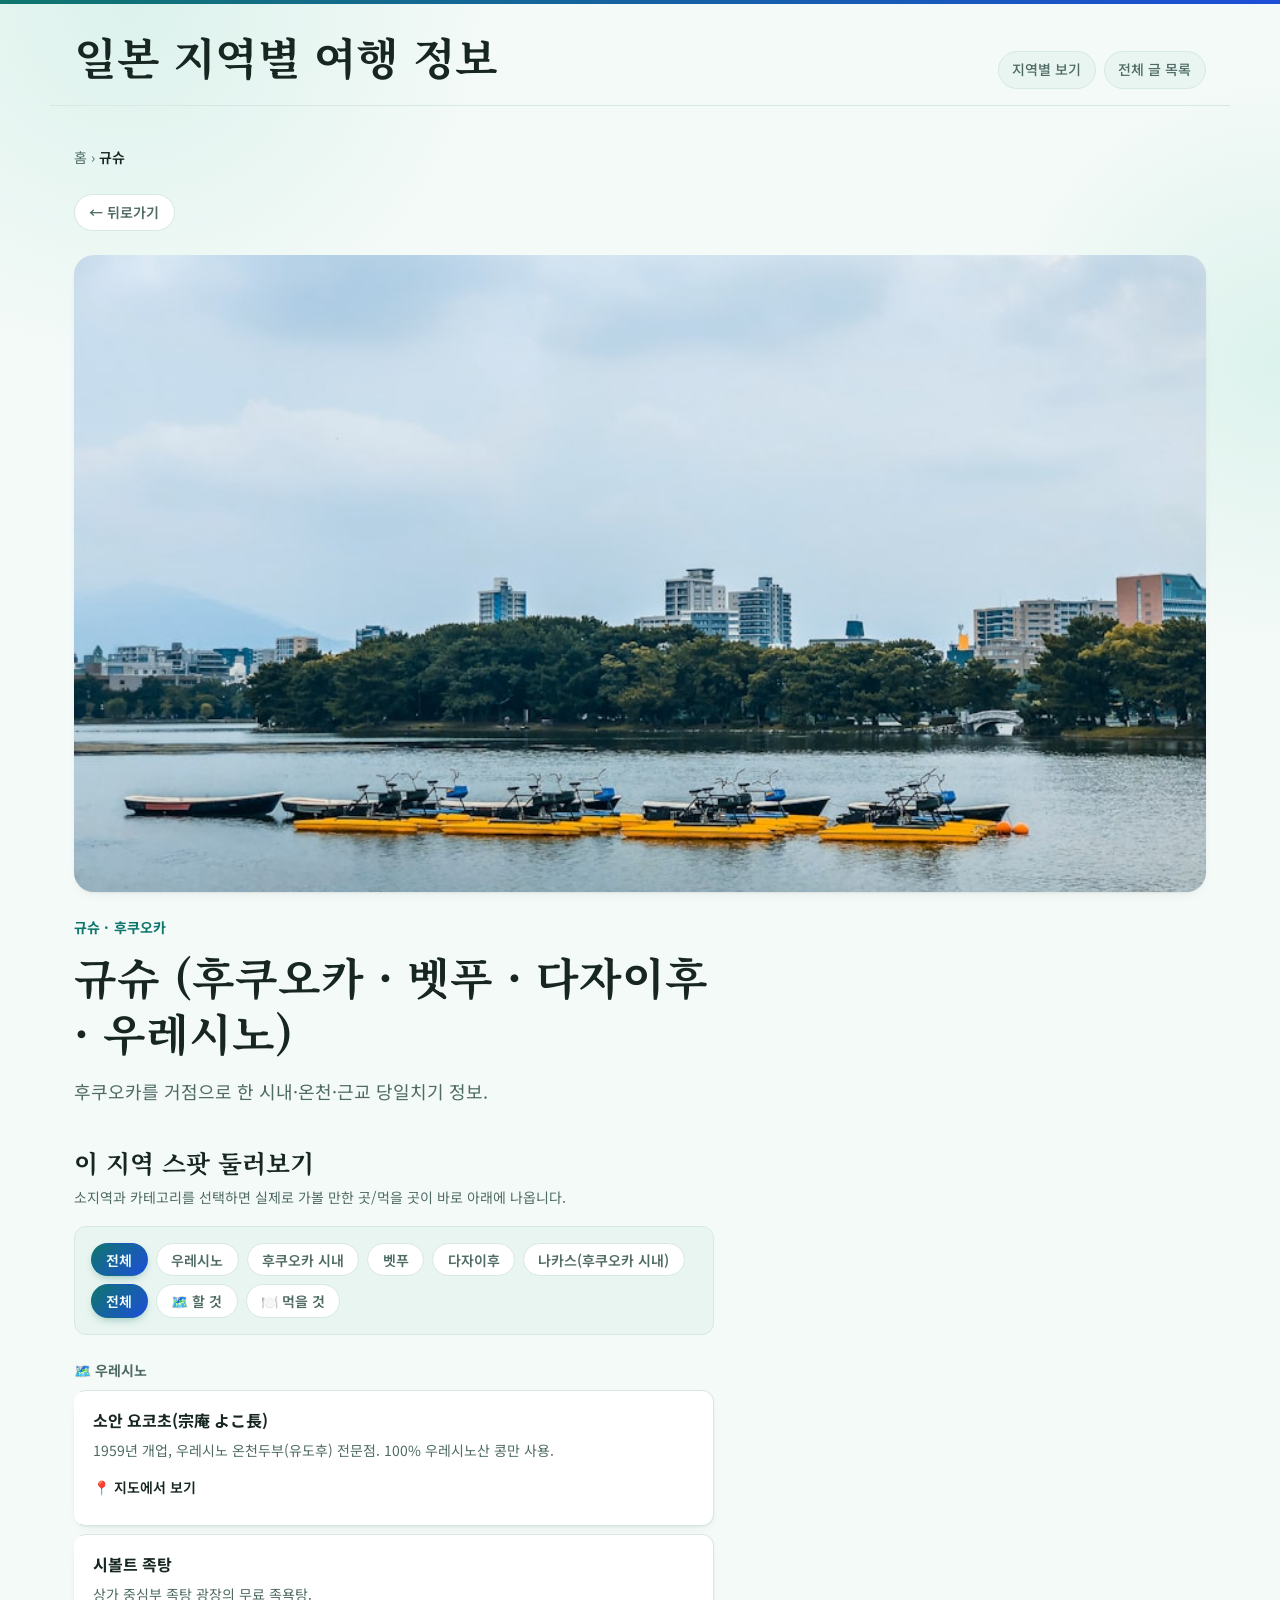
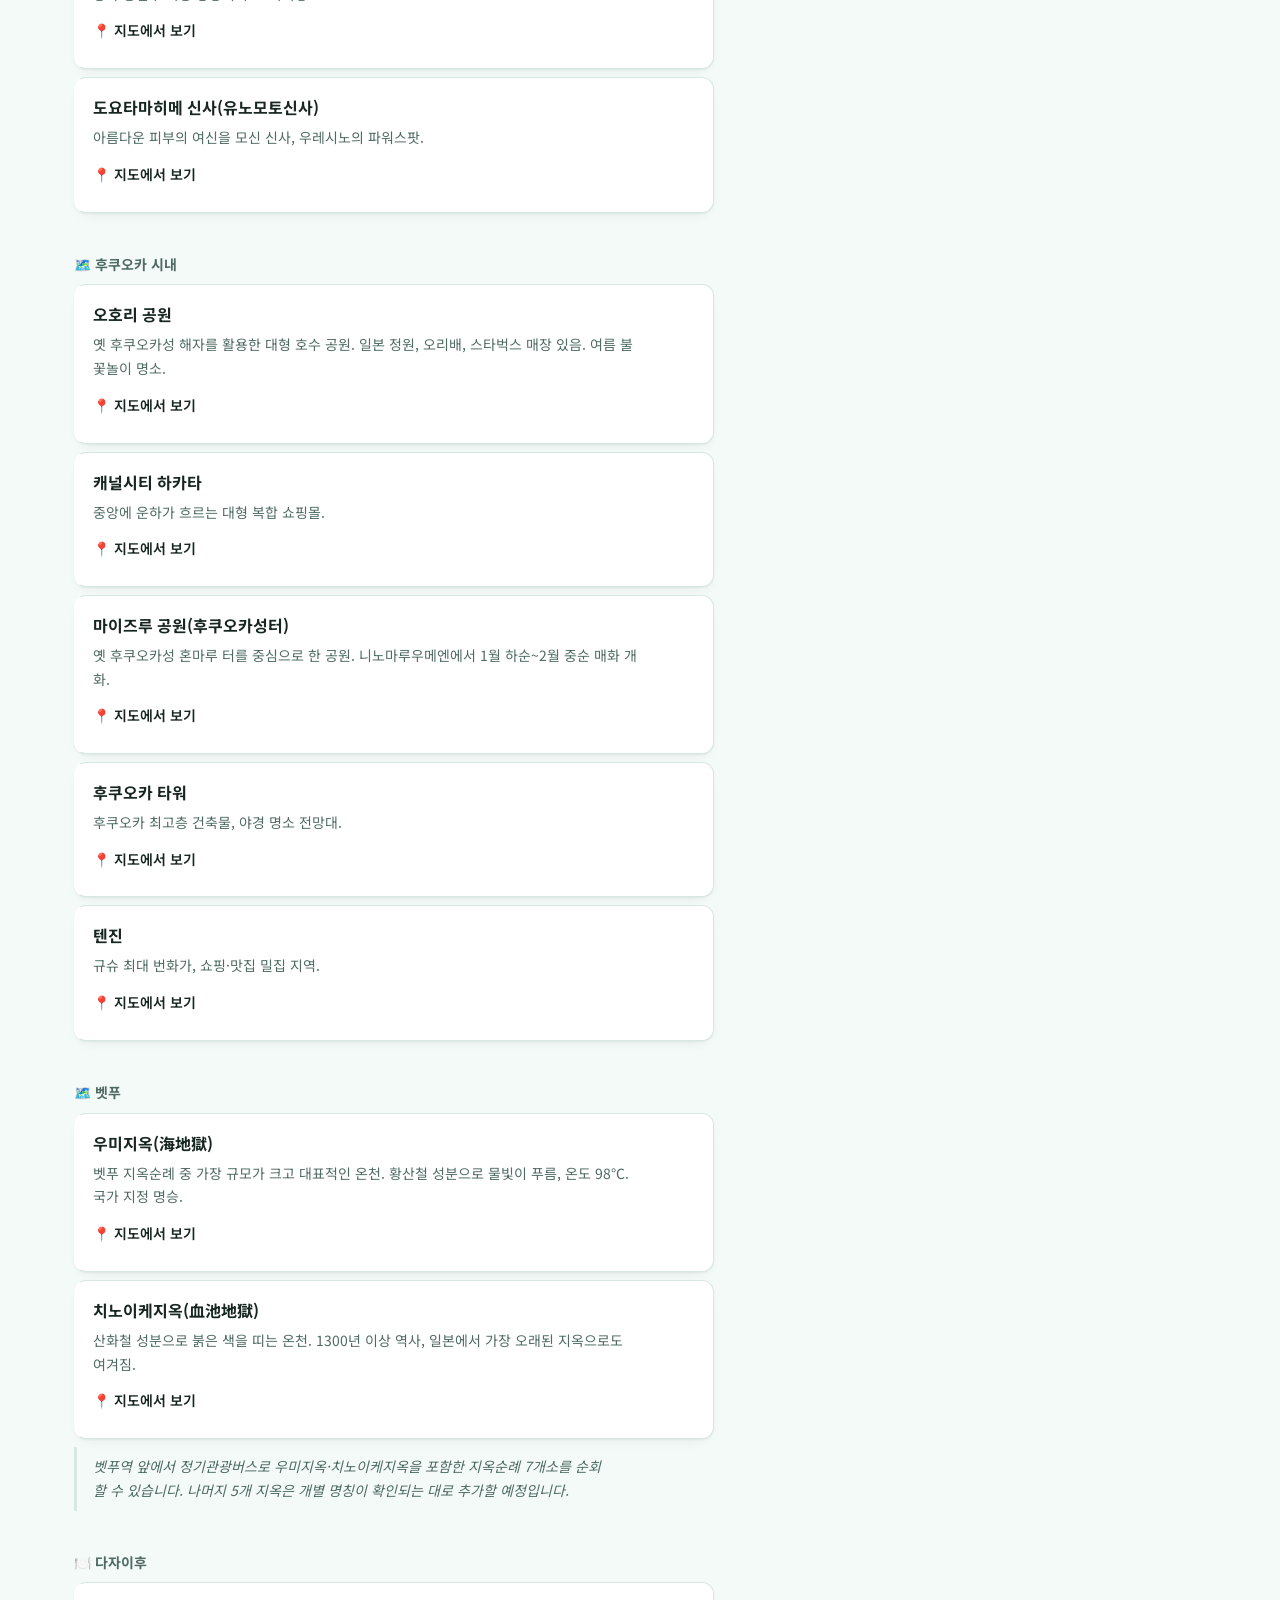
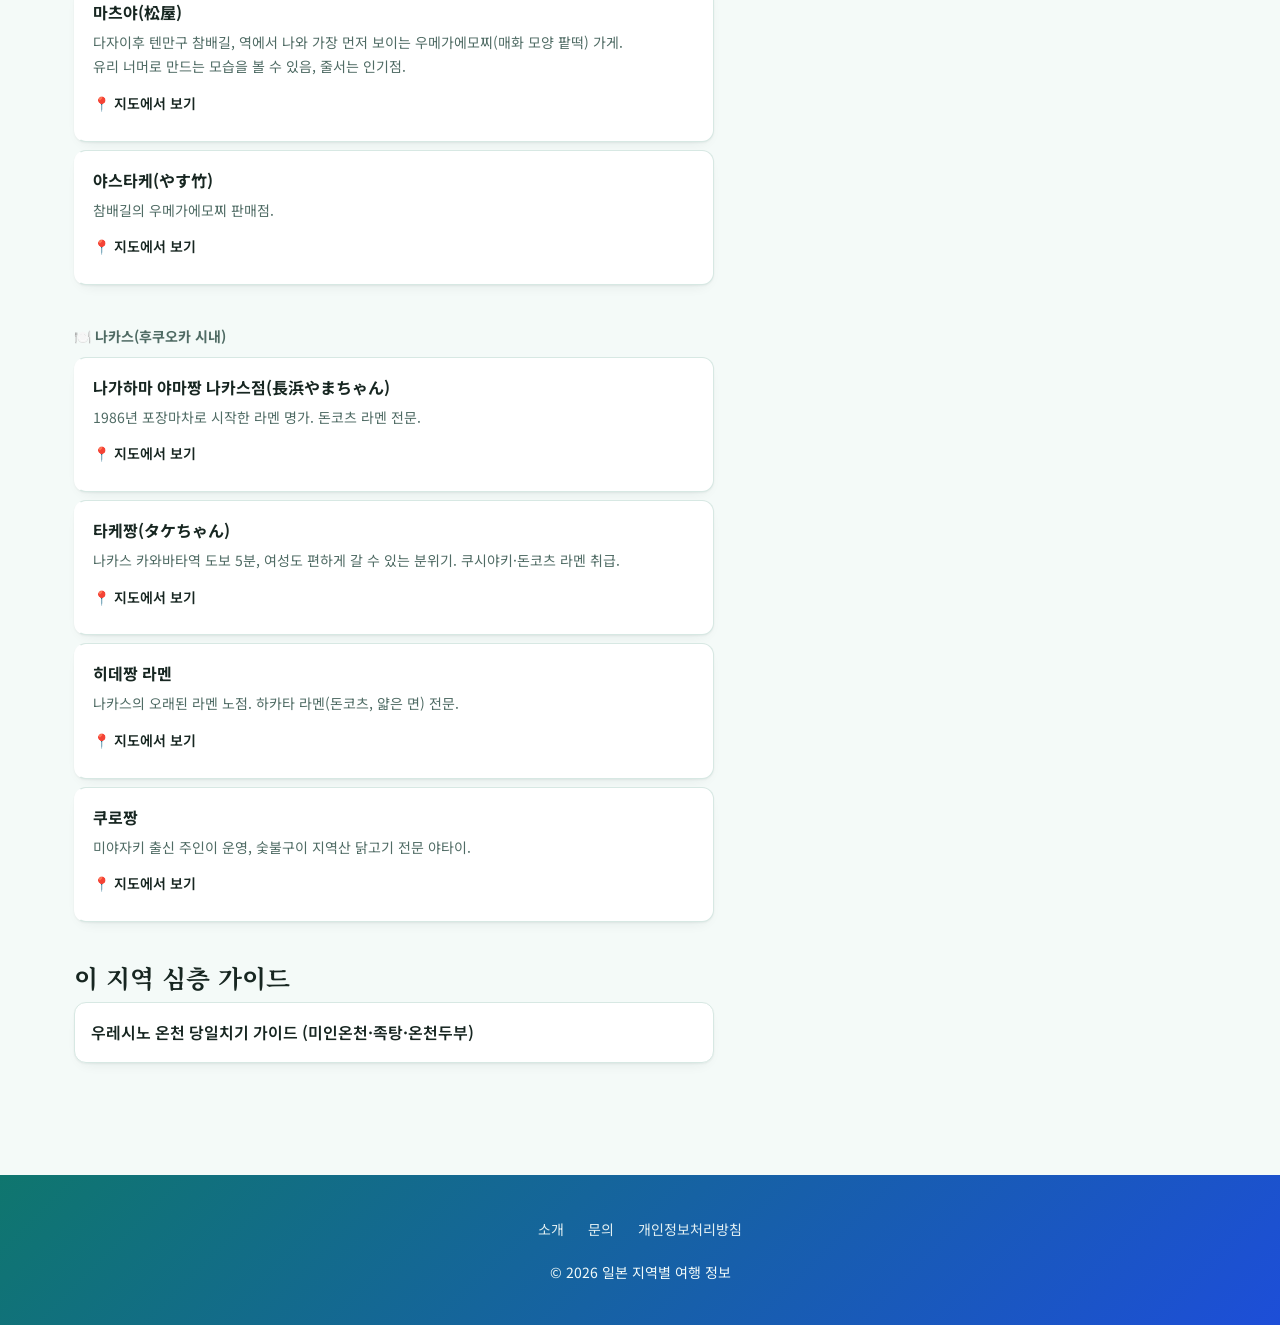
<file: region/fukuoka/index.html>
<!DOCTYPE html>
<html lang="ko">
<head>
  <meta charset="UTF-8">
  <meta name="viewport" content="width=device-width, initial-scale=1.0">
  <link rel="icon" href="data:,">
  <title>규슈 (후쿠오카) 여행 정보 | 일본 지역별 여행 정보</title>
  <meta name="description" content="후쿠오카를 거점으로 한 시내·온천·근교 당일치기 정보.">
  <meta property="og:title" content="규슈 (후쿠오카) 여행 정보 | 일본 지역별 여행 정보">
  <meta property="og:description" content="후쿠오카를 거점으로 한 시내·온천·근교 당일치기 정보.">
  <meta property="og:type" content="website">
  <meta property="og:locale" content="ko_KR">
  <meta name="twitter:card" content="summary_large_image">
  <!-- og:url, canonical, og:image, twitter:image: 실제 배포 도메인 확정 후 아래 형식으로 추가 필요
  <meta property="og:url" content="https://example.com/region/fukuoka/">
  <link rel="canonical" href="https://example.com/region/fukuoka/">
  <meta property="og:image" content="https://example.com/assets/img/regions/fukuoka.jpg">
  <meta name="twitter:image" content="https://example.com/assets/img/regions/fukuoka.jpg">
  -->
  <script type="application/ld+json">
  {
    "@context": "https://schema.org",
    "@type": "CollectionPage",
    "name": "규슈 (후쿠오카) 여행 정보",
    "description": "후쿠오카를 거점으로 한 시내·온천·근교 당일치기 정보.",
    "inLanguage": "ko-KR"
  }
  </script>
  <script type="application/ld+json">
  {
    "@context": "https://schema.org",
    "@type": "BreadcrumbList",
    "itemListElement": [
      {
        "@type": "ListItem",
        "position": 1,
        "name": "홈",
        "item": "../../index.html"
      },
      {
        "@type": "ListItem",
        "position": 2,
        "name": "규슈"
      }
    ]
  }
  </script>
  <link rel="preconnect" href="https://fonts.googleapis.com">
  <link rel="preconnect" href="https://fonts.gstatic.com" crossorigin>
  <link rel="stylesheet" href="https://fonts.googleapis.com/css2?family=Noto+Sans+KR:wght@400;500;700&family=Noto+Serif+KR:wght@600;700&display=swap">
  <link rel="stylesheet" href="../../assets/css/style.css">
</head>
<body class="page-region" data-map-region="후쿠오카">
  <a href="#main-content" class="skip-link">본문 바로가기</a>
  <header class="site-header">
    <div class="site-header-inner">
      <a href="../../index.html" class="site-brand">일본 지역별 여행 정보</a>
      <nav class="site-nav" aria-label="주요 메뉴">
        <a href="../../index.html#regions">지역별 보기</a>
        <a href="../../index.html#articles">전체 글 목록</a>
      </nav>
    </div>
  </header>

  <main class="site-main" id="main-content">
    <nav class="breadcrumb" aria-label="현재 위치">
      <a href="../../index.html">홈</a> &rsaquo; <span aria-current="page">규슈</span>
    </nav>
    <a href="../../index.html" class="back-button">&larr; 뒤로가기</a>

    <article class="post">
      <img class="post-hero-image" src="../../assets/img/regions/fukuoka.jpg" alt="후쿠오카 수변 도시 풍경" width="900" height="720">

      <header class="post-header">
        <p class="post-region">규슈 &middot; 후쿠오카</p>
        <h1>규슈 (후쿠오카 &middot; 벳푸 &middot; 다자이후 &middot; 우레시노)</h1>
        <p class="post-intro">후쿠오카를 거점으로 한 시내&middot;온천&middot;근교 당일치기 정보.</p>
      </header>

      <section class="post-section">
        <h2>이 지역 스팟 둘러보기</h2>
        <p class="section-note">소지역과 카테고리를 선택하면 실제로 가볼 만한 곳/먹을 곳이 바로 아래에 나옵니다.</p>

        <div class="article-filters" hidden>
          <div class="filter-row" role="group" aria-label="소지역 필터">
            <button type="button" class="filter-pill is-active" data-filter-type="subarea" data-filter-value="all" aria-pressed="true">전체</button>
            <button type="button" class="filter-pill" data-filter-type="subarea" data-filter-value="우레시노" aria-pressed="false">우레시노</button>
            <button type="button" class="filter-pill" data-filter-type="subarea" data-filter-value="후쿠오카 시내" aria-pressed="false">후쿠오카 시내</button>
            <button type="button" class="filter-pill" data-filter-type="subarea" data-filter-value="벳푸" aria-pressed="false">벳푸</button>
            <button type="button" class="filter-pill" data-filter-type="subarea" data-filter-value="다자이후" aria-pressed="false">다자이후</button>
            <button type="button" class="filter-pill" data-filter-type="subarea" data-filter-value="나카스(후쿠오카 시내)" aria-pressed="false">나카스(후쿠오카 시내)</button>
          </div>
          <div class="filter-row" role="group" aria-label="카테고리 필터">
            <button type="button" class="filter-pill is-active" data-filter-type="category" data-filter-value="all" aria-pressed="true">전체</button>
            <button type="button" class="filter-pill" data-filter-type="category" data-filter-value="할것" aria-pressed="false">🗺️ 할 것</button>
            <button type="button" class="filter-pill" data-filter-type="category" data-filter-value="먹을것" aria-pressed="false">🍽️ 먹을 것</button>
          </div>
          <div class="filter-row filter-row-foodtype" hidden role="group" aria-label="음식 종류 필터">
            <button type="button" class="filter-pill is-active" data-filter-type="foodtype" data-filter-value="all" aria-pressed="true">전체</button>
            <button type="button" class="filter-pill" data-filter-type="foodtype" data-filter-value="라멘" aria-pressed="false">라멘</button>
            <button type="button" class="filter-pill" data-filter-type="foodtype" data-filter-value="디저트·전통과자" aria-pressed="false">디저트&middot;전통과자</button>
            <button type="button" class="filter-pill" data-filter-type="foodtype" data-filter-value="야타이·꼬치구이" aria-pressed="false">야타이&middot;꼬치구이</button>
          </div>
          <p class="filter-status" role="status" aria-live="polite" style="position:absolute;width:1px;height:1px;padding:0;margin:-1px;overflow:hidden;clip:rect(0,0,0,0);white-space:nowrap;border:0;"></p>
        </div>

        <div class="article-subgroup">
          <p class="article-subgroup-title">🗺️ 우레시노</p>
          <ul class="article-list">
            <li class="article-item spot-card" data-subarea="우레시노" data-category="할것">
              <p class="spot-name">소안 요코초(宗庵 よこ長)</p>
              <p class="spot-desc">1959년 개업, 우레시노 온천두부(유도후) 전문점. 100% 우레시노산 콩만 사용.</p>
            </li>
            <li class="article-item spot-card" data-subarea="우레시노" data-category="할것">
              <p class="spot-name">시볼트 족탕</p>
              <p class="spot-desc">상가 중심부 족탕 광장의 무료 족욕탕.</p>
            </li>
            <li class="article-item spot-card" data-subarea="우레시노" data-category="할것">
              <p class="spot-name">도요타마히메 신사(유노모토신사)</p>
              <p class="spot-desc">아름다운 피부의 여신을 모신 신사, 우레시노의 파워스팟.</p>
            </li>
          </ul>
        </div>
        <div class="article-subgroup">
          <p class="article-subgroup-title">🗺️ 후쿠오카 시내</p>
          <ul class="article-list">
            <li class="article-item spot-card" data-subarea="후쿠오카 시내" data-category="할것">
              <p class="spot-name">오호리 공원</p>
              <p class="spot-desc">옛 후쿠오카성 해자를 활용한 대형 호수 공원. 일본 정원, 오리배, 스타벅스 매장 있음. 여름 불꽃놀이 명소.</p>
            </li>
            <li class="article-item spot-card" data-subarea="후쿠오카 시내" data-category="할것">
              <p class="spot-name">캐널시티 하카타</p>
              <p class="spot-desc">중앙에 운하가 흐르는 대형 복합 쇼핑몰.</p>
            </li>
            <li class="article-item spot-card" data-subarea="후쿠오카 시내" data-category="할것">
              <p class="spot-name">마이즈루 공원(후쿠오카성터)</p>
              <p class="spot-desc">옛 후쿠오카성 혼마루 터를 중심으로 한 공원. 니노마루우메엔에서 1월 하순~2월 중순 매화 개화.</p>
            </li>
            <li class="article-item spot-card" data-subarea="후쿠오카 시내" data-category="할것">
              <p class="spot-name">후쿠오카 타워</p>
              <p class="spot-desc">후쿠오카 최고층 건축물, 야경 명소 전망대.</p>
            </li>
            <li class="article-item spot-card" data-subarea="후쿠오카 시내" data-category="할것">
              <p class="spot-name">텐진</p>
              <p class="spot-desc">규슈 최대 번화가, 쇼핑&middot;맛집 밀집 지역.</p>
            </li>
          </ul>
        </div>
        <div class="article-subgroup">
          <p class="article-subgroup-title">🗺️ 벳푸</p>
          <ul class="article-list">
            <li class="article-item spot-card" data-subarea="벳푸" data-category="할것">
              <p class="spot-name">우미지옥(海地獄)</p>
              <p class="spot-desc">벳푸 지옥순례 중 가장 규모가 크고 대표적인 온천. 황산철 성분으로 물빛이 푸름, 온도 98℃. 국가 지정 명승.</p>
            </li>
            <li class="article-item spot-card" data-subarea="벳푸" data-category="할것">
              <p class="spot-name">치노이케지옥(血池地獄)</p>
              <p class="spot-desc">산화철 성분으로 붉은 색을 띠는 온천. 1300년 이상 역사, 일본에서 가장 오래된 지옥으로도 여겨짐.</p>
            </li>
          </ul>
          <p class="spot-note">벳푸역 앞에서 정기관광버스로 우미지옥&middot;치노이케지옥을 포함한 지옥순례 7개소를 순회할 수 있습니다. 나머지 5개 지옥은 개별 명칭이 확인되는 대로 추가할 예정입니다.</p>
        </div>
        <div class="article-subgroup">
          <p class="article-subgroup-title">🍽️ 다자이후</p>
          <ul class="article-list">
            <li class="article-item spot-card" data-subarea="다자이후" data-category="먹을것" data-foodtype="디저트·전통과자">
              <p class="spot-name">마츠야(松屋)</p>
              <p class="spot-desc">다자이후 텐만구 참배길, 역에서 나와 가장 먼저 보이는 우메가에모찌(매화 모양 팥떡) 가게. 유리 너머로 만드는 모습을 볼 수 있음, 줄서는 인기점.</p>
            </li>
            <li class="article-item spot-card" data-subarea="다자이후" data-category="먹을것" data-foodtype="디저트·전통과자">
              <p class="spot-name">야스타케(やす竹)</p>
              <p class="spot-desc">참배길의 우메가에모찌 판매점.</p>
            </li>
          </ul>
        </div>
        <div class="article-subgroup">
          <p class="article-subgroup-title">🍽️ 나카스(후쿠오카 시내)</p>
          <ul class="article-list">
            <li class="article-item spot-card" data-subarea="나카스(후쿠오카 시내)" data-category="먹을것" data-foodtype="라멘">
              <p class="spot-name">나가하마 야마짱 나카스점(長浜やまちゃん)</p>
              <p class="spot-desc">1986년 포장마차로 시작한 라멘 명가. 돈코츠 라멘 전문.</p>
            </li>
            <li class="article-item spot-card" data-subarea="나카스(후쿠오카 시내)" data-category="먹을것" data-foodtype="야타이·꼬치구이">
              <p class="spot-name">타케짱(タケちゃん)</p>
              <p class="spot-desc">나카스 카와바타역 도보 5분, 여성도 편하게 갈 수 있는 분위기. 쿠시야키&middot;돈코츠 라멘 취급.</p>
            </li>
            <li class="article-item spot-card" data-subarea="나카스(후쿠오카 시내)" data-category="먹을것" data-foodtype="라멘">
              <p class="spot-name">히데짱 라멘</p>
              <p class="spot-desc">나카스의 오래된 라멘 노점. 하카타 라멘(돈코츠, 얇은 면) 전문.</p>
            </li>
            <li class="article-item spot-card" data-subarea="나카스(후쿠오카 시내)" data-category="먹을것" data-foodtype="야타이·꼬치구이">
              <p class="spot-name">쿠로짱</p>
              <p class="spot-desc">미야자키 출신 주인이 운영, 숯불구이 지역산 닭고기 전문 야타이.</p>
            </li>
          </ul>
        </div>
        <p class="article-empty-state" hidden>조건에 맞는 스팟이 아직 없습니다. 다른 필터를 선택해 보세요.</p>
      </section>

      <section class="post-section">
        <h2>이 지역 심층 가이드</h2>
        <ul class="related-list">
          <li><a href="../../content/ureshino-onsen/index.html">우레시노 온천 당일치기 가이드 (미인온천&middot;족탕&middot;온천두부)</a></li>
        </ul>
      </section>
    </article>
  </main>

  <footer class="site-footer">
    <nav class="footer-nav" aria-label="사이트 정보">
      <a href="../../about/index.html">소개</a>
      <a href="../../contact/index.html">문의</a>
      <a href="../../privacy/index.html">개인정보처리방침</a>
    </nav>
    <p>&copy; <span id="year"></span> 일본 지역별 여행 정보</p>
  </footer>

  <script src="../../assets/js/main.js"></script>
</body>
</html>
</file>
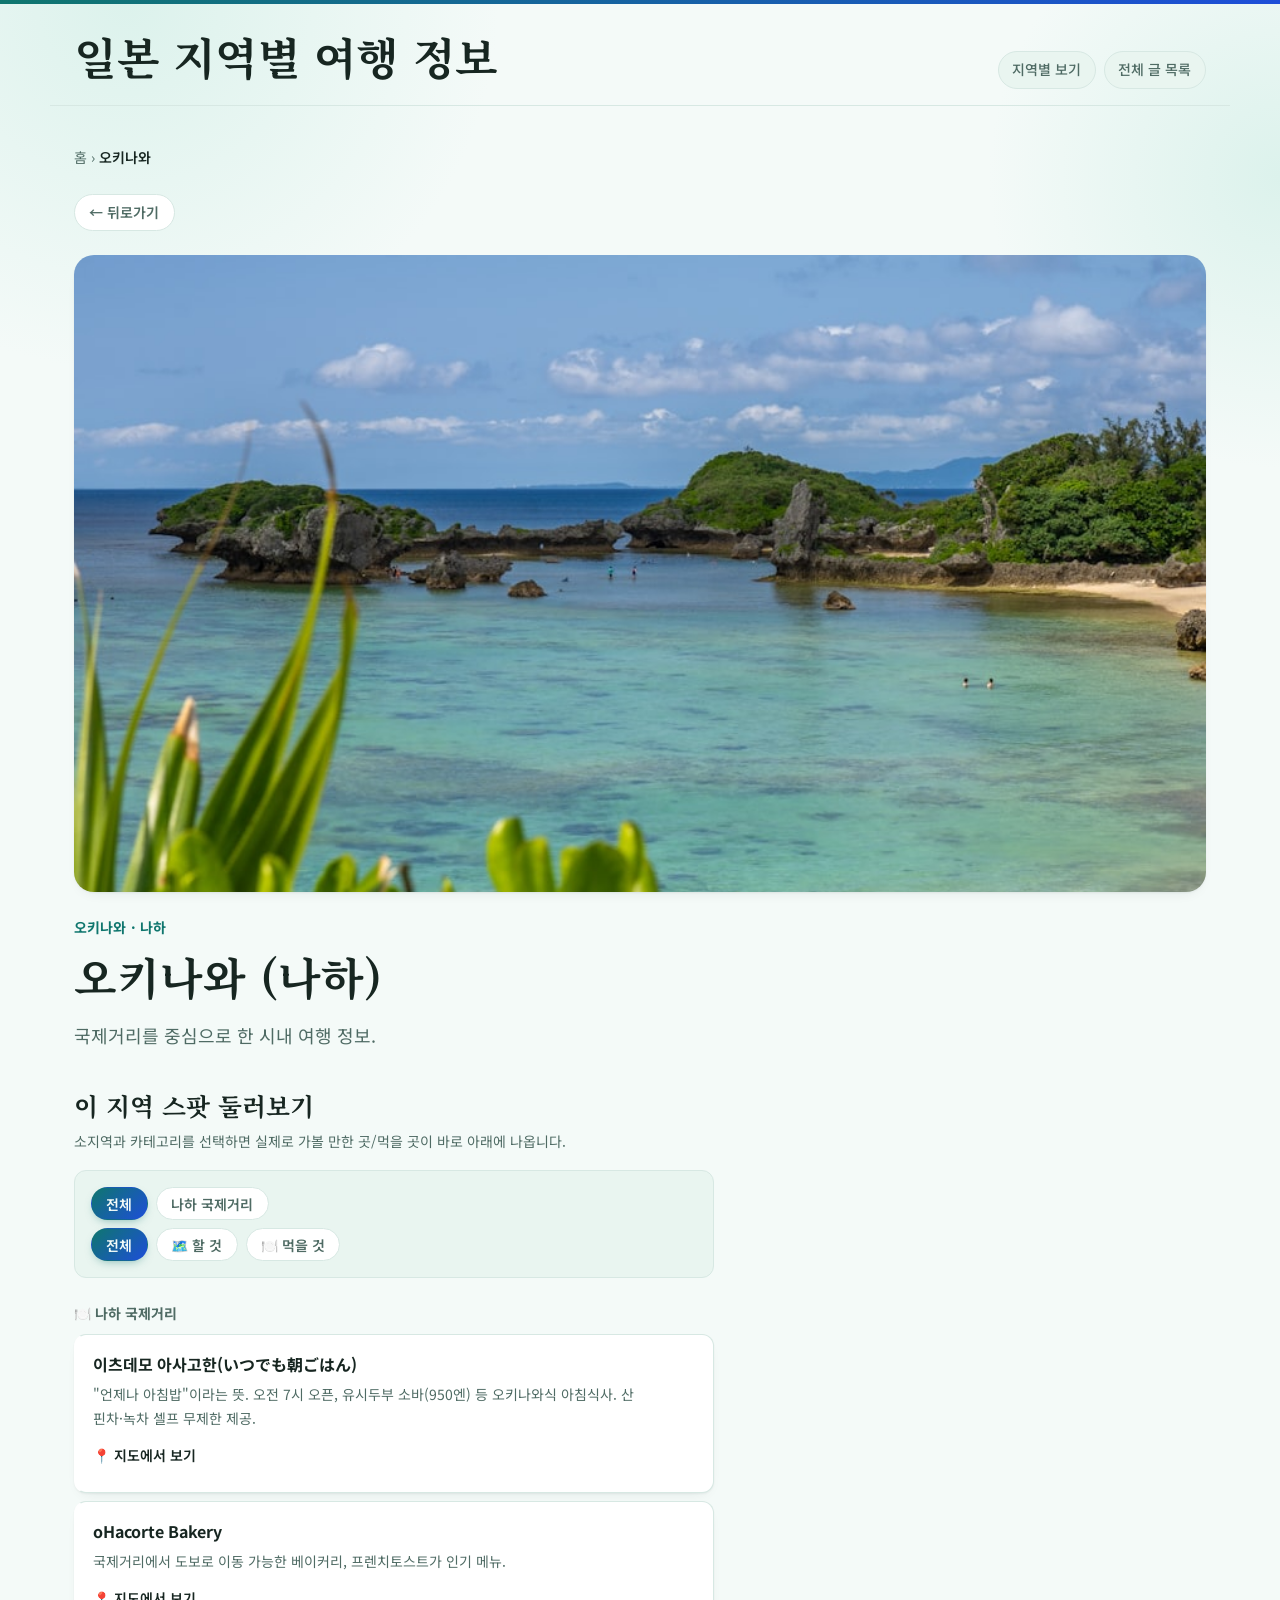
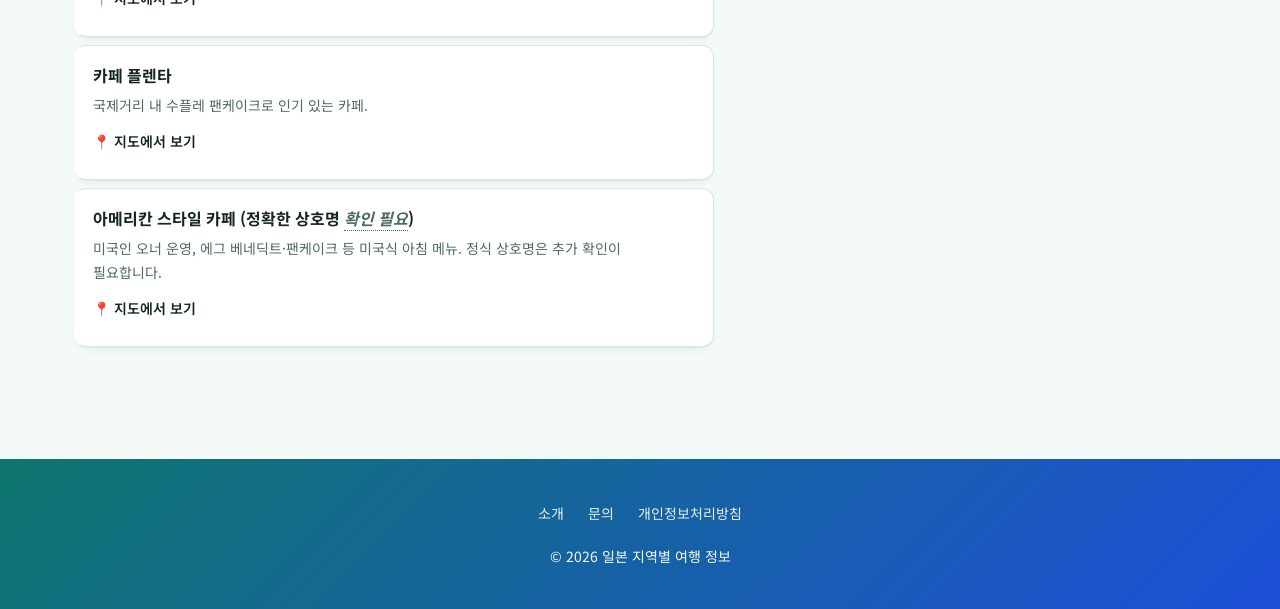
<file: region/okinawa/index.html>
<!DOCTYPE html>
<html lang="ko">
<head>
  <meta charset="UTF-8">
  <meta name="viewport" content="width=device-width, initial-scale=1.0">
  <link rel="icon" href="data:,">
  <title>오키나와 (나하) 여행 정보 | 일본 지역별 여행 정보</title>
  <meta name="description" content="국제거리를 중심으로 한 시내 여행 정보.">
  <meta property="og:title" content="오키나와 (나하) 여행 정보 | 일본 지역별 여행 정보">
  <meta property="og:description" content="국제거리를 중심으로 한 시내 여행 정보.">
  <meta property="og:type" content="website">
  <meta property="og:locale" content="ko_KR">
  <meta name="twitter:card" content="summary_large_image">
  <!-- og:url, canonical, og:image, twitter:image: 실제 배포 도메인 확정 후 아래 형식으로 추가 필요
  <meta property="og:url" content="https://example.com/region/okinawa/">
  <link rel="canonical" href="https://example.com/region/okinawa/">
  <meta property="og:image" content="https://example.com/assets/img/regions/okinawa.jpg">
  <meta name="twitter:image" content="https://example.com/assets/img/regions/okinawa.jpg">
  -->
  <script type="application/ld+json">
  {
    "@context": "https://schema.org",
    "@type": "CollectionPage",
    "name": "오키나와 (나하) 여행 정보",
    "description": "국제거리를 중심으로 한 시내 여행 정보.",
    "inLanguage": "ko-KR"
  }
  </script>
  <script type="application/ld+json">
  {
    "@context": "https://schema.org",
    "@type": "BreadcrumbList",
    "itemListElement": [
      {
        "@type": "ListItem",
        "position": 1,
        "name": "홈",
        "item": "../../index.html"
      },
      {
        "@type": "ListItem",
        "position": 2,
        "name": "오키나와"
      }
    ]
  }
  </script>
  <link rel="preconnect" href="https://fonts.googleapis.com">
  <link rel="preconnect" href="https://fonts.gstatic.com" crossorigin>
  <link rel="stylesheet" href="https://fonts.googleapis.com/css2?family=Noto+Sans+KR:wght@400;500;700&family=Noto+Serif+KR:wght@600;700&display=swap">
  <link rel="stylesheet" href="../../assets/css/style.css">
</head>
<body class="page-region" data-map-region="나하">
  <a href="#main-content" class="skip-link">본문 바로가기</a>
  <header class="site-header">
    <div class="site-header-inner">
      <a href="../../index.html" class="site-brand">일본 지역별 여행 정보</a>
      <nav class="site-nav" aria-label="주요 메뉴">
        <a href="../../index.html#regions">지역별 보기</a>
        <a href="../../index.html#articles">전체 글 목록</a>
      </nav>
    </div>
  </header>

  <main class="site-main" id="main-content">
    <nav class="breadcrumb" aria-label="현재 위치">
      <a href="../../index.html">홈</a> &rsaquo; <span aria-current="page">오키나와</span>
    </nav>
    <a href="../../index.html" class="back-button">&larr; 뒤로가기</a>

    <article class="post">
      <img class="post-hero-image" src="../../assets/img/regions/okinawa.jpg" alt="오키나와 해변과 바다 전경" width="900" height="1350">

      <header class="post-header">
        <p class="post-region">오키나와 &middot; 나하</p>
        <h1>오키나와 (나하)</h1>
        <p class="post-intro">국제거리를 중심으로 한 시내 여행 정보.</p>
      </header>

      <section class="post-section">
        <h2>이 지역 스팟 둘러보기</h2>
        <p class="section-note">소지역과 카테고리를 선택하면 실제로 가볼 만한 곳/먹을 곳이 바로 아래에 나옵니다.</p>

        <div class="article-filters" hidden>
          <div class="filter-row" role="group" aria-label="소지역 필터">
            <button type="button" class="filter-pill is-active" data-filter-type="subarea" data-filter-value="all" aria-pressed="true">전체</button>
            <button type="button" class="filter-pill" data-filter-type="subarea" data-filter-value="나하 국제거리" aria-pressed="false">나하 국제거리</button>
          </div>
          <div class="filter-row" role="group" aria-label="카테고리 필터">
            <button type="button" class="filter-pill is-active" data-filter-type="category" data-filter-value="all" aria-pressed="true">전체</button>
            <button type="button" class="filter-pill" data-filter-type="category" data-filter-value="할것" aria-pressed="false">🗺️ 할 것</button>
            <button type="button" class="filter-pill" data-filter-type="category" data-filter-value="먹을것" aria-pressed="false">🍽️ 먹을 것</button>
          </div>
          <div class="filter-row filter-row-foodtype" hidden role="group" aria-label="음식 종류 필터">
            <button type="button" class="filter-pill is-active" data-filter-type="foodtype" data-filter-value="all" aria-pressed="true">전체</button>
            <button type="button" class="filter-pill" data-filter-type="foodtype" data-filter-value="카페·브런치" aria-pressed="false">카페&middot;브런치</button>
            <button type="button" class="filter-pill" data-filter-type="foodtype" data-filter-value="현지식·조식" aria-pressed="false">현지식&middot;조식</button>
          </div>
          <p class="filter-status" role="status" aria-live="polite" style="position:absolute;width:1px;height:1px;padding:0;margin:-1px;overflow:hidden;clip:rect(0,0,0,0);white-space:nowrap;border:0;"></p>
        </div>

        <div class="article-subgroup">
          <p class="article-subgroup-title">🍽️ 나하 국제거리</p>
          <ul class="article-list">
            <li class="article-item spot-card" data-subarea="나하 국제거리" data-category="먹을것" data-foodtype="현지식·조식">
              <p class="spot-name">이츠데모 아사고한(いつでも朝ごはん)</p>
              <p class="spot-desc">"언제나 아침밥"이라는 뜻. 오전 7시 오픈, 유시두부 소바(950엔) 등 오키나와식 아침식사. 산핀차&middot;녹차 셀프 무제한 제공.</p>
            </li>
            <li class="article-item spot-card" data-subarea="나하 국제거리" data-category="먹을것" data-foodtype="카페·브런치">
              <p class="spot-name">oHacorte Bakery</p>
              <p class="spot-desc">국제거리에서 도보로 이동 가능한 베이커리, 프렌치토스트가 인기 메뉴.</p>
            </li>
            <li class="article-item spot-card" data-subarea="나하 국제거리" data-category="먹을것" data-foodtype="카페·브런치">
              <p class="spot-name">카페 플렌타</p>
              <p class="spot-desc">국제거리 내 수플레 팬케이크로 인기 있는 카페.</p>
            </li>
            <li class="article-item spot-card" data-subarea="나하 국제거리" data-category="먹을것" data-foodtype="카페·브런치">
              <p class="spot-name">아메리칸 스타일 카페 (정확한 상호명 <span class="needs-check">확인 필요</span>)</p>
              <p class="spot-desc">미국인 오너 운영, 에그 베네딕트&middot;팬케이크 등 미국식 아침 메뉴. 정식 상호명은 추가 확인이 필요합니다.</p>
            </li>
          </ul>
        </div>
        <p class="article-empty-state" hidden>조건에 맞는 스팟이 아직 없습니다. 다른 필터를 선택해 보세요.</p>
      </section>
    </article>
  </main>

  <footer class="site-footer">
    <nav class="footer-nav" aria-label="사이트 정보">
      <a href="../../about/index.html">소개</a>
      <a href="../../contact/index.html">문의</a>
      <a href="../../privacy/index.html">개인정보처리방침</a>
    </nav>
    <p>&copy; <span id="year"></span> 일본 지역별 여행 정보</p>
  </footer>

  <script src="../../assets/js/main.js"></script>
</body>
</html>
</file>
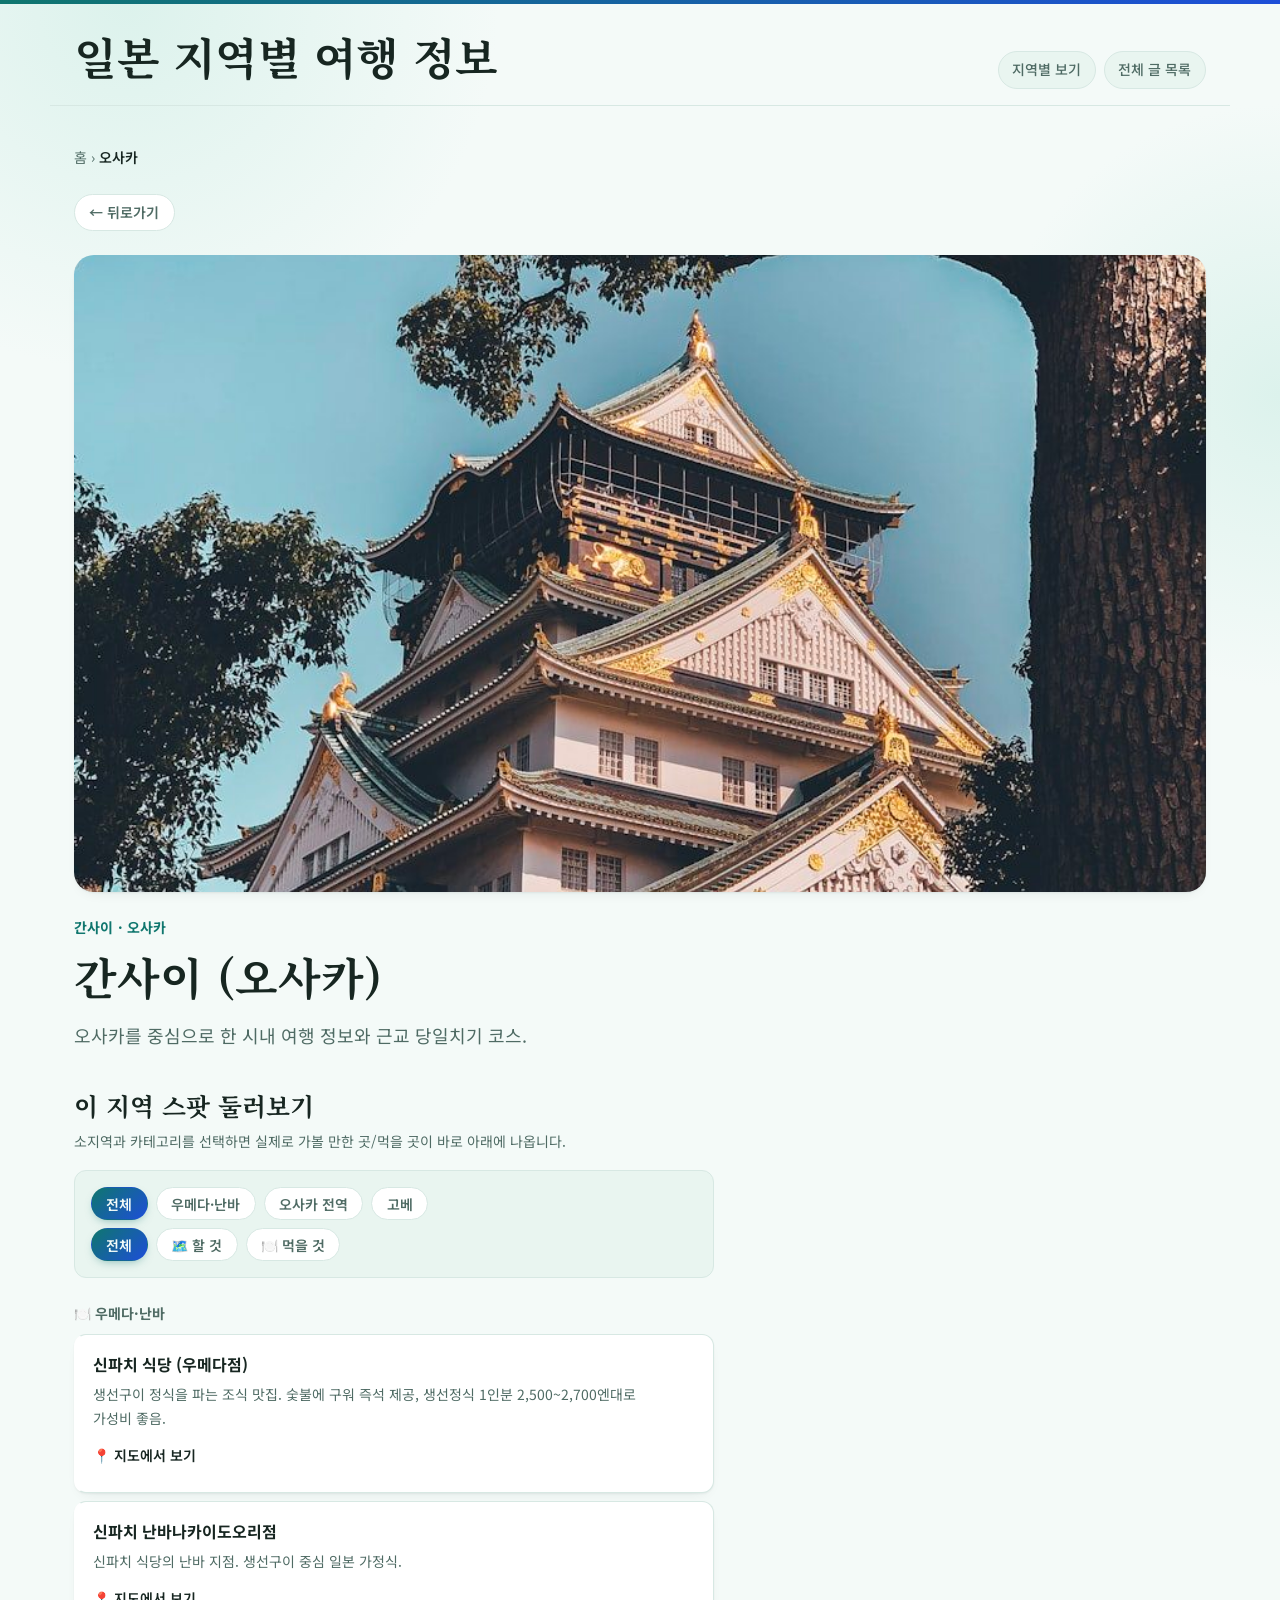
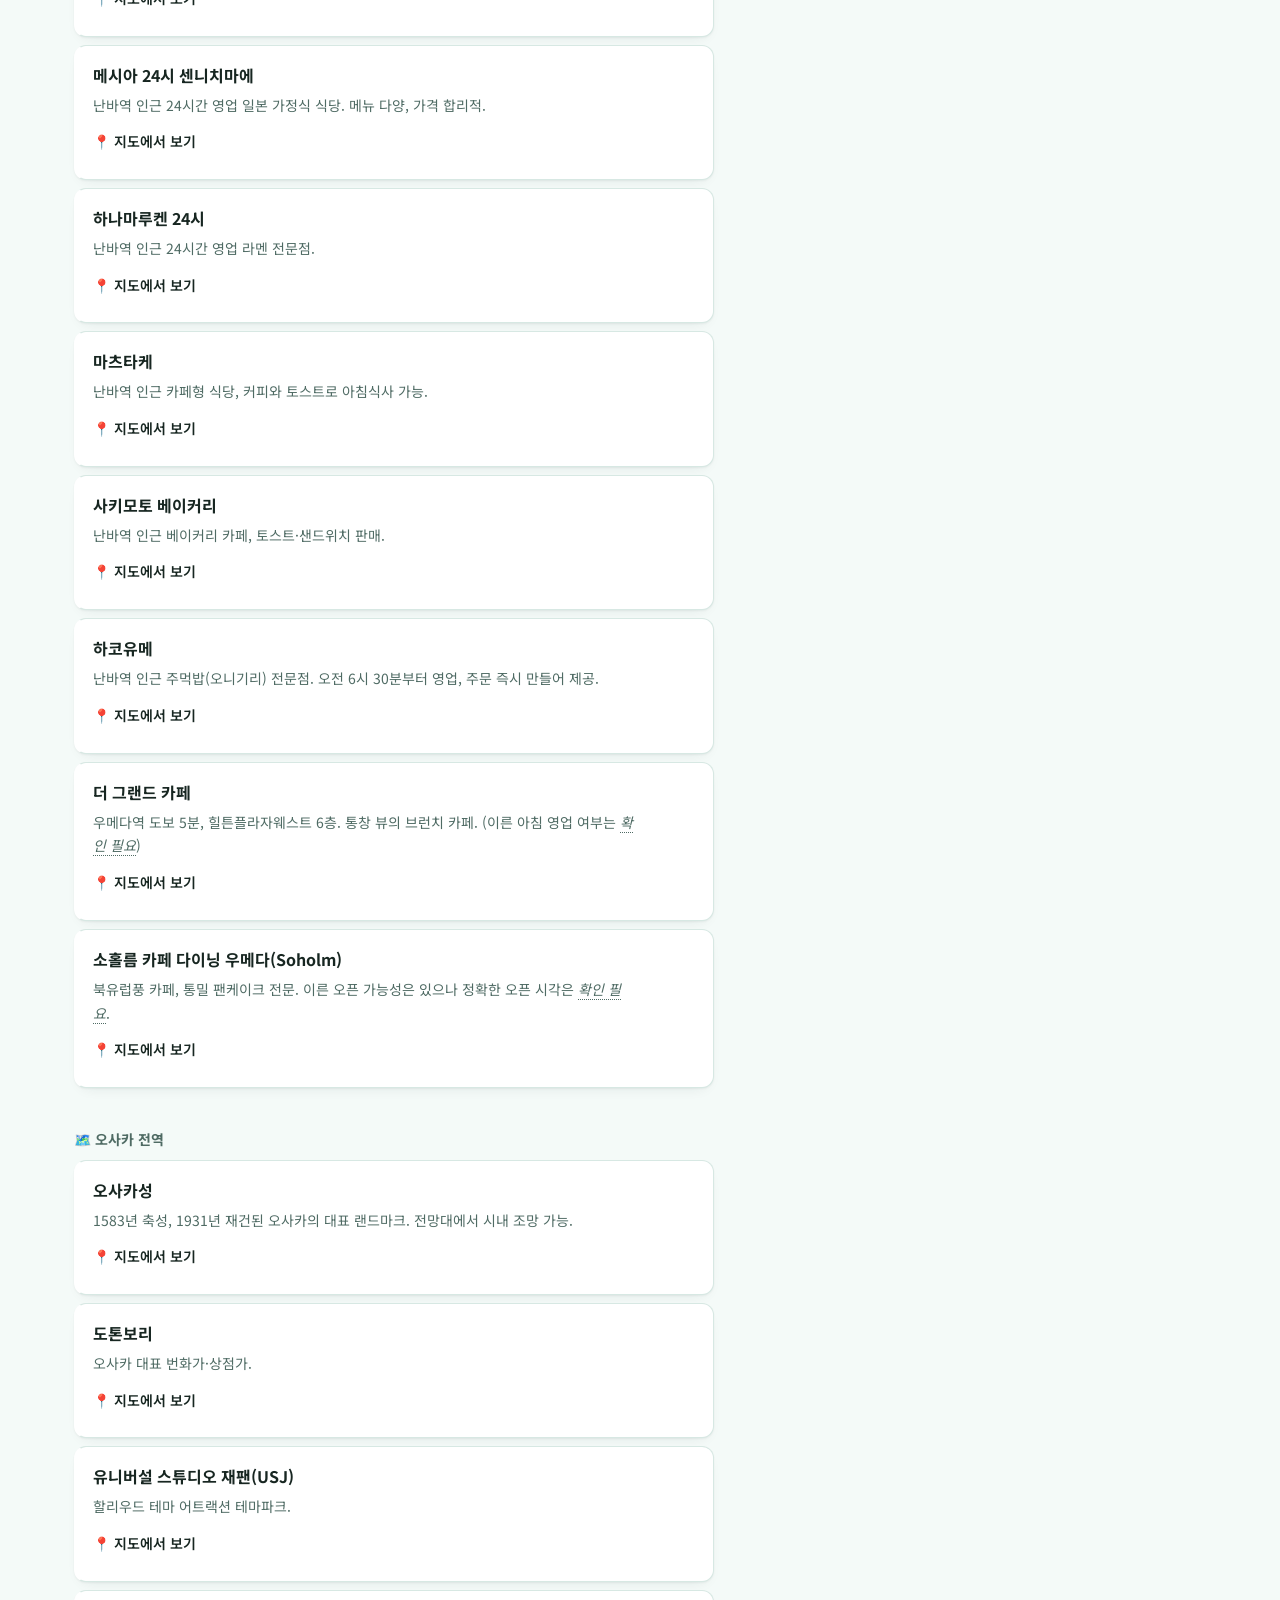
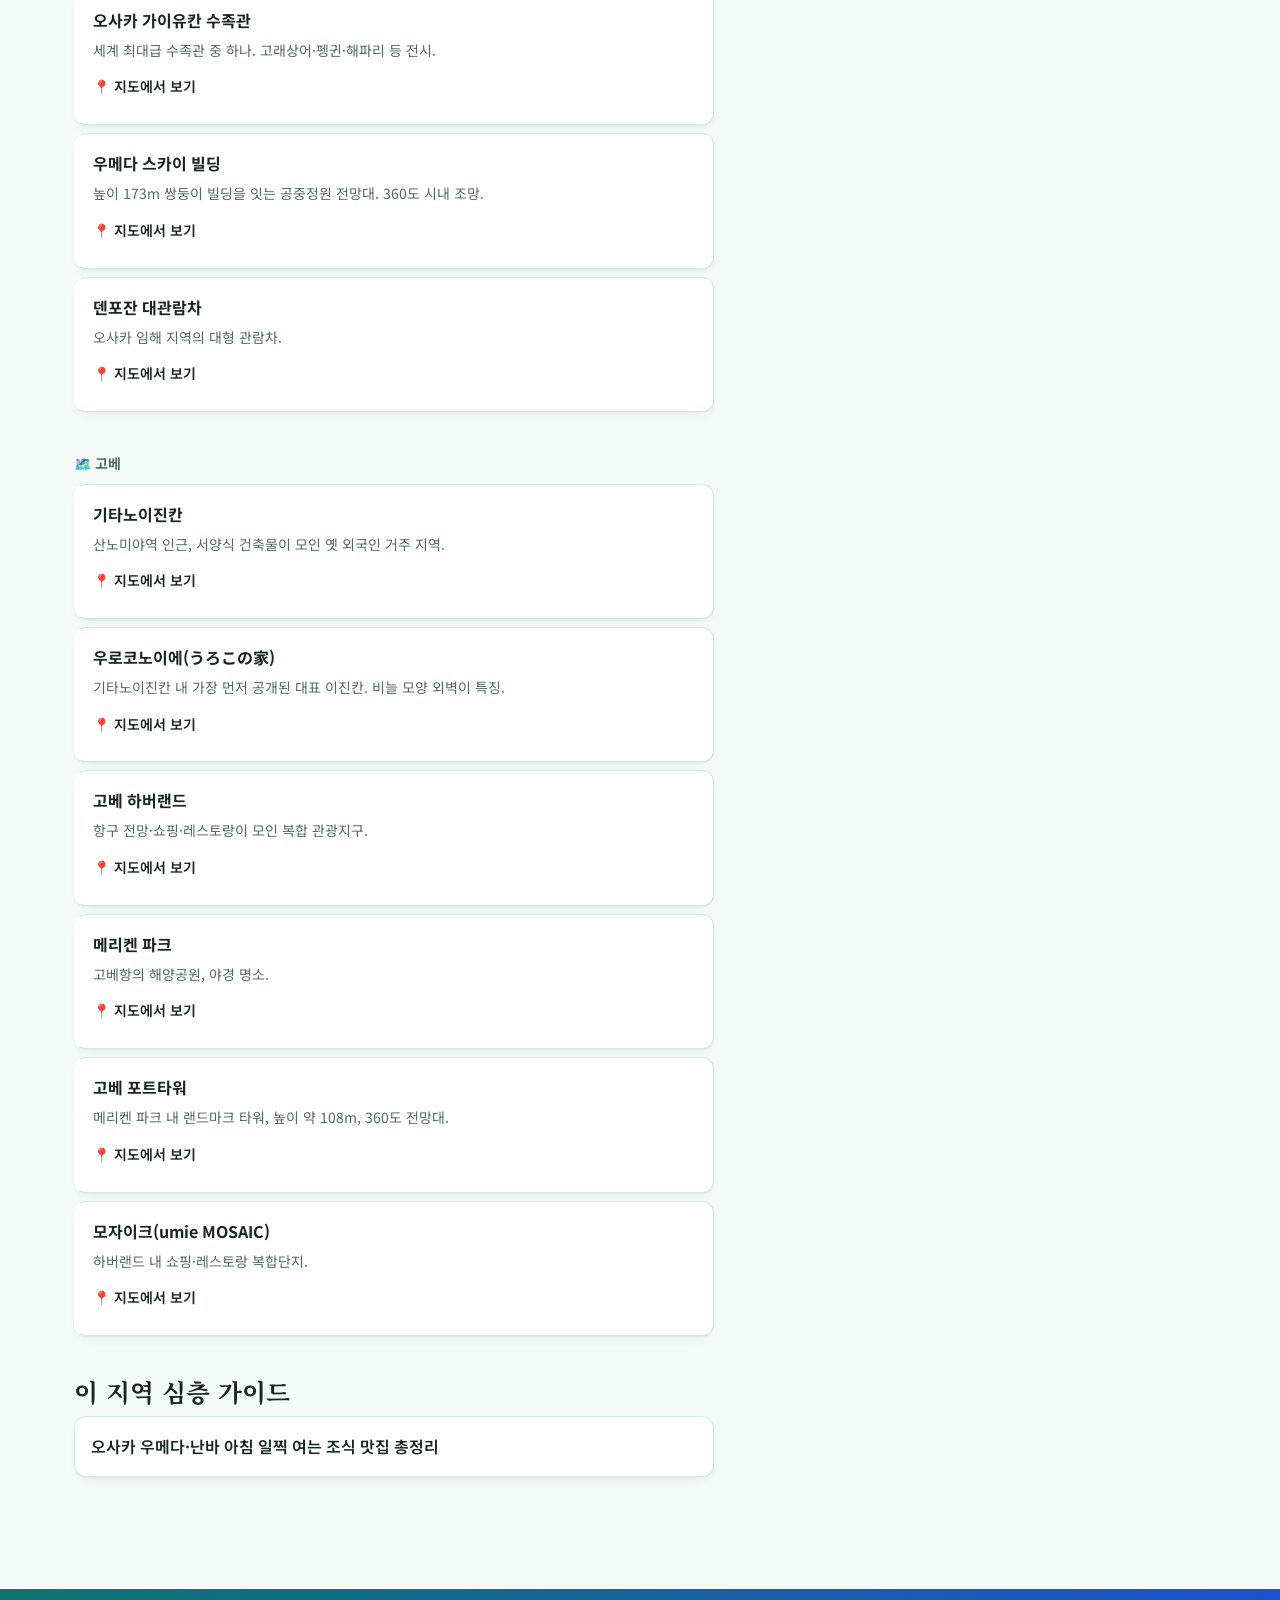
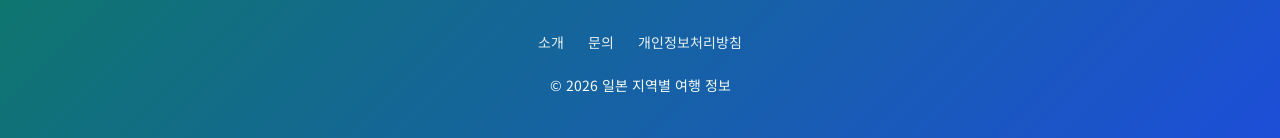
<file: region/osaka/index.html>
<!DOCTYPE html>
<html lang="ko">
<head>
  <meta charset="UTF-8">
  <meta name="viewport" content="width=device-width, initial-scale=1.0">
  <link rel="icon" href="data:,">
  <title>간사이 (오사카) 여행 정보 | 일본 지역별 여행 정보</title>
  <meta name="description" content="오사카를 중심으로 한 시내 여행 정보와 근교 당일치기 코스.">
  <meta property="og:title" content="간사이 (오사카) 여행 정보 | 일본 지역별 여행 정보">
  <meta property="og:description" content="오사카를 중심으로 한 시내 여행 정보와 근교 당일치기 코스.">
  <meta property="og:type" content="website">
  <meta property="og:locale" content="ko_KR">
  <meta name="twitter:card" content="summary_large_image">
  <!-- og:url, canonical, og:image, twitter:image: 실제 배포 도메인 확정 후 아래 형식으로 추가 필요
  <meta property="og:url" content="https://example.com/region/osaka/">
  <link rel="canonical" href="https://example.com/region/osaka/">
  <meta property="og:image" content="https://example.com/assets/img/regions/osaka.jpg">
  <meta name="twitter:image" content="https://example.com/assets/img/regions/osaka.jpg">
  -->
  <script type="application/ld+json">
  {
    "@context": "https://schema.org",
    "@type": "CollectionPage",
    "name": "간사이 (오사카) 여행 정보",
    "description": "오사카를 중심으로 한 시내 여행 정보와 근교 당일치기 코스.",
    "inLanguage": "ko-KR"
  }
  </script>
  <script type="application/ld+json">
  {
    "@context": "https://schema.org",
    "@type": "BreadcrumbList",
    "itemListElement": [
      {
        "@type": "ListItem",
        "position": 1,
        "name": "홈",
        "item": "../../index.html"
      },
      {
        "@type": "ListItem",
        "position": 2,
        "name": "오사카"
      }
    ]
  }
  </script>
  <link rel="preconnect" href="https://fonts.googleapis.com">
  <link rel="preconnect" href="https://fonts.gstatic.com" crossorigin>
  <link rel="stylesheet" href="https://fonts.googleapis.com/css2?family=Noto+Sans+KR:wght@400;500;700&family=Noto+Serif+KR:wght@600;700&display=swap">
  <link rel="stylesheet" href="../../assets/css/style.css">
</head>
<body class="page-region" data-map-region="오사카">
  <a href="#main-content" class="skip-link">본문 바로가기</a>
  <header class="site-header">
    <div class="site-header-inner">
      <a href="../../index.html" class="site-brand">일본 지역별 여행 정보</a>
      <nav class="site-nav" aria-label="주요 메뉴">
        <a href="../../index.html#regions">지역별 보기</a>
        <a href="../../index.html#articles">전체 글 목록</a>
      </nav>
    </div>
  </header>

  <main class="site-main" id="main-content">
    <nav class="breadcrumb" aria-label="현재 위치">
      <a href="../../index.html">홈</a> &rsaquo; <span aria-current="page">오사카</span>
    </nav>
    <a href="../../index.html" class="back-button">&larr; 뒤로가기</a>

    <article class="post">
      <img class="post-hero-image" src="../../assets/img/regions/osaka.jpg" alt="오사카성 전경" width="900" height="1200">

      <header class="post-header">
        <p class="post-region">간사이 &middot; 오사카</p>
        <h1>간사이 (오사카)</h1>
        <p class="post-intro">오사카를 중심으로 한 시내 여행 정보와 근교 당일치기 코스.</p>
      </header>

      <section class="post-section">
        <h2>이 지역 스팟 둘러보기</h2>
        <p class="section-note">소지역과 카테고리를 선택하면 실제로 가볼 만한 곳/먹을 곳이 바로 아래에 나옵니다.</p>

        <div class="article-filters" hidden>
          <div class="filter-row" role="group" aria-label="소지역 필터">
            <button type="button" class="filter-pill is-active" data-filter-type="subarea" data-filter-value="all" aria-pressed="true">전체</button>
            <button type="button" class="filter-pill" data-filter-type="subarea" data-filter-value="우메다·난바" aria-pressed="false">우메다&middot;난바</button>
            <button type="button" class="filter-pill" data-filter-type="subarea" data-filter-value="오사카 전역" aria-pressed="false">오사카 전역</button>
            <button type="button" class="filter-pill" data-filter-type="subarea" data-filter-value="고베" aria-pressed="false">고베</button>
          </div>
          <div class="filter-row" role="group" aria-label="카테고리 필터">
            <button type="button" class="filter-pill is-active" data-filter-type="category" data-filter-value="all" aria-pressed="true">전체</button>
            <button type="button" class="filter-pill" data-filter-type="category" data-filter-value="할것" aria-pressed="false">🗺️ 할 것</button>
            <button type="button" class="filter-pill" data-filter-type="category" data-filter-value="먹을것" aria-pressed="false">🍽️ 먹을 것</button>
          </div>
          <div class="filter-row filter-row-foodtype" hidden role="group" aria-label="음식 종류 필터">
            <button type="button" class="filter-pill is-active" data-filter-type="foodtype" data-filter-value="all" aria-pressed="true">전체</button>
            <button type="button" class="filter-pill" data-filter-type="foodtype" data-filter-value="라멘" aria-pressed="false">라멘</button>
            <button type="button" class="filter-pill" data-filter-type="foodtype" data-filter-value="가정식·정식" aria-pressed="false">가정식&middot;정식</button>
            <button type="button" class="filter-pill" data-filter-type="foodtype" data-filter-value="카페·브런치" aria-pressed="false">카페&middot;브런치</button>
            <button type="button" class="filter-pill" data-filter-type="foodtype" data-filter-value="베이커리·분식" aria-pressed="false">베이커리&middot;분식</button>
          </div>
          <p class="filter-status" role="status" aria-live="polite" style="position:absolute;width:1px;height:1px;padding:0;margin:-1px;overflow:hidden;clip:rect(0,0,0,0);white-space:nowrap;border:0;"></p>
        </div>

        <div class="article-subgroup">
          <p class="article-subgroup-title">🍽️ 우메다&middot;난바</p>
          <ul class="article-list">
            <li class="article-item spot-card" data-subarea="우메다·난바" data-category="먹을것" data-foodtype="가정식·정식">
              <p class="spot-name">신파치 식당 (우메다점)</p>
              <p class="spot-desc">생선구이 정식을 파는 조식 맛집. 숯불에 구워 즉석 제공, 생선정식 1인분 2,500~2,700엔대로 가성비 좋음.</p>
            </li>
            <li class="article-item spot-card" data-subarea="우메다·난바" data-category="먹을것" data-foodtype="가정식·정식">
              <p class="spot-name">신파치 난바나카이도오리점</p>
              <p class="spot-desc">신파치 식당의 난바 지점. 생선구이 중심 일본 가정식.</p>
            </li>
            <li class="article-item spot-card" data-subarea="우메다·난바" data-category="먹을것" data-foodtype="가정식·정식">
              <p class="spot-name">메시아 24시 센니치마에</p>
              <p class="spot-desc">난바역 인근 24시간 영업 일본 가정식 식당. 메뉴 다양, 가격 합리적.</p>
            </li>
            <li class="article-item spot-card" data-subarea="우메다·난바" data-category="먹을것" data-foodtype="라멘">
              <p class="spot-name">하나마루켄 24시</p>
              <p class="spot-desc">난바역 인근 24시간 영업 라멘 전문점.</p>
            </li>
            <li class="article-item spot-card" data-subarea="우메다·난바" data-category="먹을것" data-foodtype="카페·브런치">
              <p class="spot-name">마츠타케</p>
              <p class="spot-desc">난바역 인근 카페형 식당, 커피와 토스트로 아침식사 가능.</p>
            </li>
            <li class="article-item spot-card" data-subarea="우메다·난바" data-category="먹을것" data-foodtype="베이커리·분식">
              <p class="spot-name">사키모토 베이커리</p>
              <p class="spot-desc">난바역 인근 베이커리 카페, 토스트&middot;샌드위치 판매.</p>
            </li>
            <li class="article-item spot-card" data-subarea="우메다·난바" data-category="먹을것" data-foodtype="베이커리·분식">
              <p class="spot-name">하코유메</p>
              <p class="spot-desc">난바역 인근 주먹밥(오니기리) 전문점. 오전 6시 30분부터 영업, 주문 즉시 만들어 제공.</p>
            </li>
            <li class="article-item spot-card" data-subarea="우메다·난바" data-category="먹을것" data-foodtype="카페·브런치">
              <p class="spot-name">더 그랜드 카페</p>
              <p class="spot-desc">우메다역 도보 5분, 힐튼플라자웨스트 6층. 통창 뷰의 브런치 카페. (이른 아침 영업 여부는 <span class="needs-check">확인 필요</span>)</p>
            </li>
            <li class="article-item spot-card" data-subarea="우메다·난바" data-category="먹을것" data-foodtype="카페·브런치">
              <p class="spot-name">소홀름 카페 다이닝 우메다(Soholm)</p>
              <p class="spot-desc">북유럽풍 카페, 통밀 팬케이크 전문. 이른 오픈 가능성은 있으나 정확한 오픈 시각은 <span class="needs-check">확인 필요</span>.</p>
            </li>
          </ul>
        </div>
        <div class="article-subgroup">
          <p class="article-subgroup-title">🗺️ 오사카 전역</p>
          <ul class="article-list">
            <li class="article-item spot-card" data-subarea="오사카 전역" data-category="할것">
              <p class="spot-name">오사카성</p>
              <p class="spot-desc">1583년 축성, 1931년 재건된 오사카의 대표 랜드마크. 전망대에서 시내 조망 가능.</p>
            </li>
            <li class="article-item spot-card" data-subarea="오사카 전역" data-category="할것">
              <p class="spot-name">도톤보리</p>
              <p class="spot-desc">오사카 대표 번화가&middot;상점가.</p>
            </li>
            <li class="article-item spot-card" data-subarea="오사카 전역" data-category="할것">
              <p class="spot-name">유니버설 스튜디오 재팬(USJ)</p>
              <p class="spot-desc">할리우드 테마 어트랙션 테마파크.</p>
            </li>
            <li class="article-item spot-card" data-subarea="오사카 전역" data-category="할것">
              <p class="spot-name">오사카 가이유칸 수족관</p>
              <p class="spot-desc">세계 최대급 수족관 중 하나. 고래상어&middot;펭귄&middot;해파리 등 전시.</p>
            </li>
            <li class="article-item spot-card" data-subarea="오사카 전역" data-category="할것">
              <p class="spot-name">우메다 스카이 빌딩</p>
              <p class="spot-desc">높이 173m 쌍둥이 빌딩을 잇는 공중정원 전망대. 360도 시내 조망.</p>
            </li>
            <li class="article-item spot-card" data-subarea="오사카 전역" data-category="할것">
              <p class="spot-name">덴포잔 대관람차</p>
              <p class="spot-desc">오사카 임해 지역의 대형 관람차.</p>
            </li>
          </ul>
        </div>
        <div class="article-subgroup">
          <p class="article-subgroup-title">🗺️ 고베</p>
          <ul class="article-list">
            <li class="article-item spot-card" data-subarea="고베" data-category="할것">
              <p class="spot-name">기타노이진칸</p>
              <p class="spot-desc">산노미야역 인근, 서양식 건축물이 모인 옛 외국인 거주 지역.</p>
            </li>
            <li class="article-item spot-card" data-subarea="고베" data-category="할것">
              <p class="spot-name">우로코노이에(うろこの家)</p>
              <p class="spot-desc">기타노이진칸 내 가장 먼저 공개된 대표 이진칸. 비늘 모양 외벽이 특징.</p>
            </li>
            <li class="article-item spot-card" data-subarea="고베" data-category="할것">
              <p class="spot-name">고베 하버랜드</p>
              <p class="spot-desc">항구 전망&middot;쇼핑&middot;레스토랑이 모인 복합 관광지구.</p>
            </li>
            <li class="article-item spot-card" data-subarea="고베" data-category="할것">
              <p class="spot-name">메리켄 파크</p>
              <p class="spot-desc">고베항의 해양공원, 야경 명소.</p>
            </li>
            <li class="article-item spot-card" data-subarea="고베" data-category="할것">
              <p class="spot-name">고베 포트타워</p>
              <p class="spot-desc">메리켄 파크 내 랜드마크 타워, 높이 약 108m, 360도 전망대.</p>
            </li>
            <li class="article-item spot-card" data-subarea="고베" data-category="할것">
              <p class="spot-name">모자이크(umie MOSAIC)</p>
              <p class="spot-desc">하버랜드 내 쇼핑&middot;레스토랑 복합단지.</p>
            </li>
          </ul>
        </div>
        <p class="article-empty-state" hidden>조건에 맞는 스팟이 아직 없습니다. 다른 필터를 선택해 보세요.</p>
      </section>

      <section class="post-section">
        <h2>이 지역 심층 가이드</h2>
        <ul class="related-list">
          <li><a href="../../content/osaka-breakfast/index.html">오사카 우메다&middot;난바 아침 일찍 여는 조식 맛집 총정리</a></li>
        </ul>
      </section>
    </article>
  </main>

  <footer class="site-footer">
    <nav class="footer-nav" aria-label="사이트 정보">
      <a href="../../about/index.html">소개</a>
      <a href="../../contact/index.html">문의</a>
      <a href="../../privacy/index.html">개인정보처리방침</a>
    </nav>
    <p>&copy; <span id="year"></span> 일본 지역별 여행 정보</p>
  </footer>

  <script src="../../assets/js/main.js"></script>
</body>
</html>
</file>
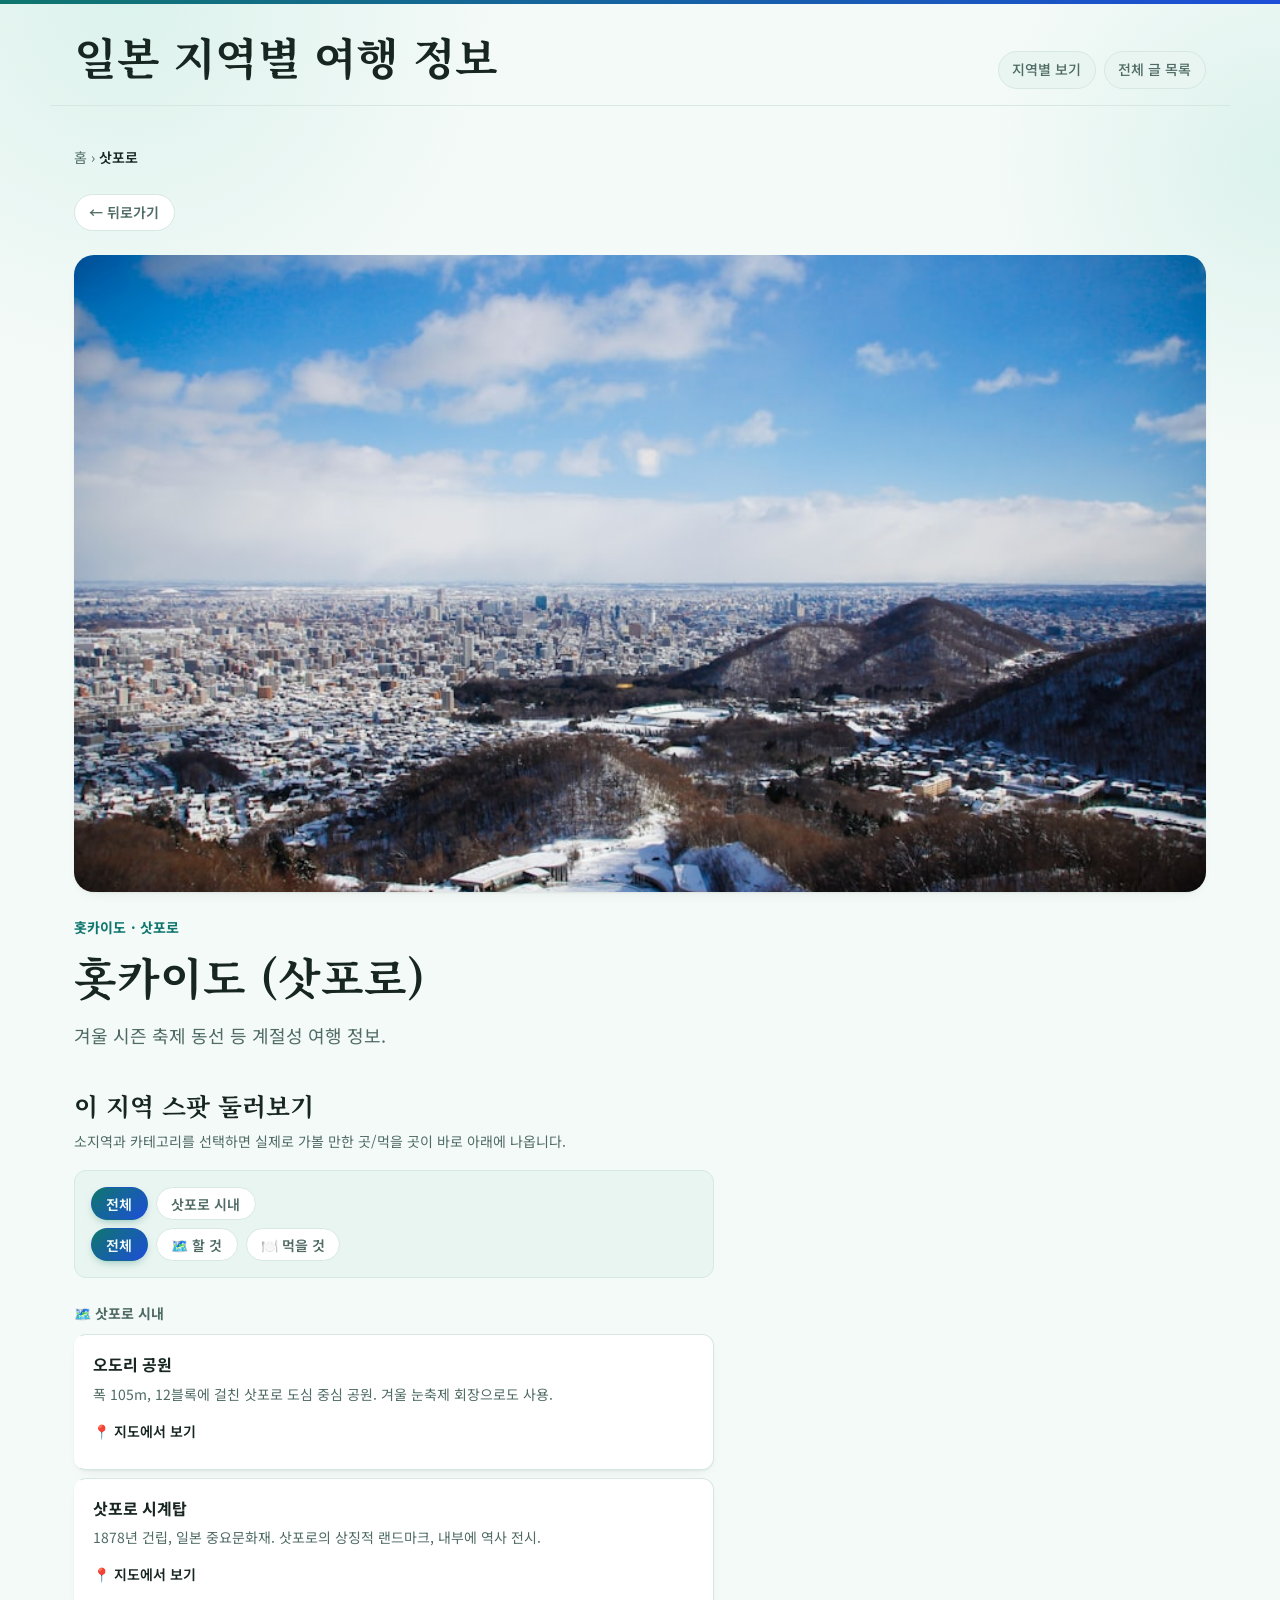
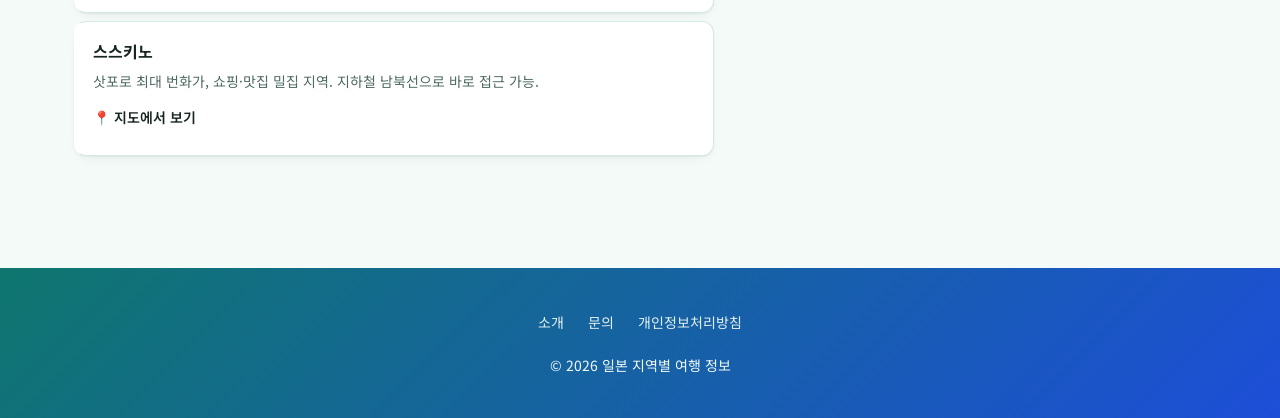
<file: region/sapporo/index.html>
<!DOCTYPE html>
<html lang="ko">
<head>
  <meta charset="UTF-8">
  <meta name="viewport" content="width=device-width, initial-scale=1.0">
  <link rel="icon" href="data:,">
  <title>홋카이도 (삿포로) 여행 정보 | 일본 지역별 여행 정보</title>
  <meta name="description" content="겨울 시즌 축제 동선 등 계절성 여행 정보.">
  <meta property="og:title" content="홋카이도 (삿포로) 여행 정보 | 일본 지역별 여행 정보">
  <meta property="og:description" content="겨울 시즌 축제 동선 등 계절성 여행 정보.">
  <meta property="og:type" content="website">
  <meta property="og:locale" content="ko_KR">
  <meta name="twitter:card" content="summary_large_image">
  <!-- og:url, canonical, og:image, twitter:image: 실제 배포 도메인 확정 후 아래 형식으로 추가 필요
  <meta property="og:url" content="https://example.com/region/sapporo/">
  <link rel="canonical" href="https://example.com/region/sapporo/">
  <meta property="og:image" content="https://example.com/assets/img/regions/sapporo.jpg">
  <meta name="twitter:image" content="https://example.com/assets/img/regions/sapporo.jpg">
  -->
  <script type="application/ld+json">
  {
    "@context": "https://schema.org",
    "@type": "CollectionPage",
    "name": "홋카이도 (삿포로) 여행 정보",
    "description": "겨울 시즌 축제 동선 등 계절성 여행 정보.",
    "inLanguage": "ko-KR"
  }
  </script>
  <script type="application/ld+json">
  {
    "@context": "https://schema.org",
    "@type": "BreadcrumbList",
    "itemListElement": [
      {
        "@type": "ListItem",
        "position": 1,
        "name": "홈",
        "item": "../../index.html"
      },
      {
        "@type": "ListItem",
        "position": 2,
        "name": "삿포로"
      }
    ]
  }
  </script>
  <link rel="preconnect" href="https://fonts.googleapis.com">
  <link rel="preconnect" href="https://fonts.gstatic.com" crossorigin>
  <link rel="stylesheet" href="https://fonts.googleapis.com/css2?family=Noto+Sans+KR:wght@400;500;700&family=Noto+Serif+KR:wght@600;700&display=swap">
  <link rel="stylesheet" href="../../assets/css/style.css">
</head>
<body class="page-region" data-map-region="삿포로">
  <a href="#main-content" class="skip-link">본문 바로가기</a>
  <header class="site-header">
    <div class="site-header-inner">
      <a href="../../index.html" class="site-brand">일본 지역별 여행 정보</a>
      <nav class="site-nav" aria-label="주요 메뉴">
        <a href="../../index.html#regions">지역별 보기</a>
        <a href="../../index.html#articles">전체 글 목록</a>
      </nav>
    </div>
  </header>

  <main class="site-main" id="main-content">
    <nav class="breadcrumb" aria-label="현재 위치">
      <a href="../../index.html">홈</a> &rsaquo; <span aria-current="page">삿포로</span>
    </nav>
    <a href="../../index.html" class="back-button">&larr; 뒤로가기</a>

    <article class="post">
      <img class="post-hero-image" src="../../assets/img/regions/sapporo.jpg" alt="삿포로 설경 항공뷰" width="900" height="600">

      <header class="post-header">
        <p class="post-region">홋카이도 &middot; 삿포로</p>
        <h1>홋카이도 (삿포로)</h1>
        <p class="post-intro">겨울 시즌 축제 동선 등 계절성 여행 정보.</p>
      </header>

      <section class="post-section">
        <h2>이 지역 스팟 둘러보기</h2>
        <p class="section-note">소지역과 카테고리를 선택하면 실제로 가볼 만한 곳/먹을 곳이 바로 아래에 나옵니다.</p>

        <div class="article-filters" hidden>
          <div class="filter-row" role="group" aria-label="소지역 필터">
            <button type="button" class="filter-pill is-active" data-filter-type="subarea" data-filter-value="all" aria-pressed="true">전체</button>
            <button type="button" class="filter-pill" data-filter-type="subarea" data-filter-value="삿포로 시내" aria-pressed="false">삿포로 시내</button>
          </div>
          <div class="filter-row" role="group" aria-label="카테고리 필터">
            <button type="button" class="filter-pill is-active" data-filter-type="category" data-filter-value="all" aria-pressed="true">전체</button>
            <button type="button" class="filter-pill" data-filter-type="category" data-filter-value="할것" aria-pressed="false">🗺️ 할 것</button>
            <button type="button" class="filter-pill" data-filter-type="category" data-filter-value="먹을것" aria-pressed="false">🍽️ 먹을 것</button>
          </div>
          <p class="filter-status" role="status" aria-live="polite" style="position:absolute;width:1px;height:1px;padding:0;margin:-1px;overflow:hidden;clip:rect(0,0,0,0);white-space:nowrap;border:0;"></p>
        </div>

        <div class="article-subgroup">
          <p class="article-subgroup-title">🗺️ 삿포로 시내</p>
          <ul class="article-list">
            <li class="article-item spot-card" data-subarea="삿포로 시내" data-category="할것">
              <p class="spot-name">오도리 공원</p>
              <p class="spot-desc">폭 105m, 12블록에 걸친 삿포로 도심 중심 공원. 겨울 눈축제 회장으로도 사용.</p>
            </li>
            <li class="article-item spot-card" data-subarea="삿포로 시내" data-category="할것">
              <p class="spot-name">삿포로 시계탑</p>
              <p class="spot-desc">1878년 건립, 일본 중요문화재. 삿포로의 상징적 랜드마크, 내부에 역사 전시.</p>
            </li>
            <li class="article-item spot-card" data-subarea="삿포로 시내" data-category="할것">
              <p class="spot-name">스스키노</p>
              <p class="spot-desc">삿포로 최대 번화가, 쇼핑&middot;맛집 밀집 지역. 지하철 남북선으로 바로 접근 가능.</p>
            </li>
          </ul>
        </div>
        <p class="article-empty-state" hidden>조건에 맞는 스팟이 아직 없습니다. 다른 필터를 선택해 보세요.</p>
      </section>
    </article>
  </main>

  <footer class="site-footer">
    <nav class="footer-nav" aria-label="사이트 정보">
      <a href="../../about/index.html">소개</a>
      <a href="../../contact/index.html">문의</a>
      <a href="../../privacy/index.html">개인정보처리방침</a>
    </nav>
    <p>&copy; <span id="year"></span> 일본 지역별 여행 정보</p>
  </footer>

  <script src="../../assets/js/main.js"></script>
</body>
</html>
</file>
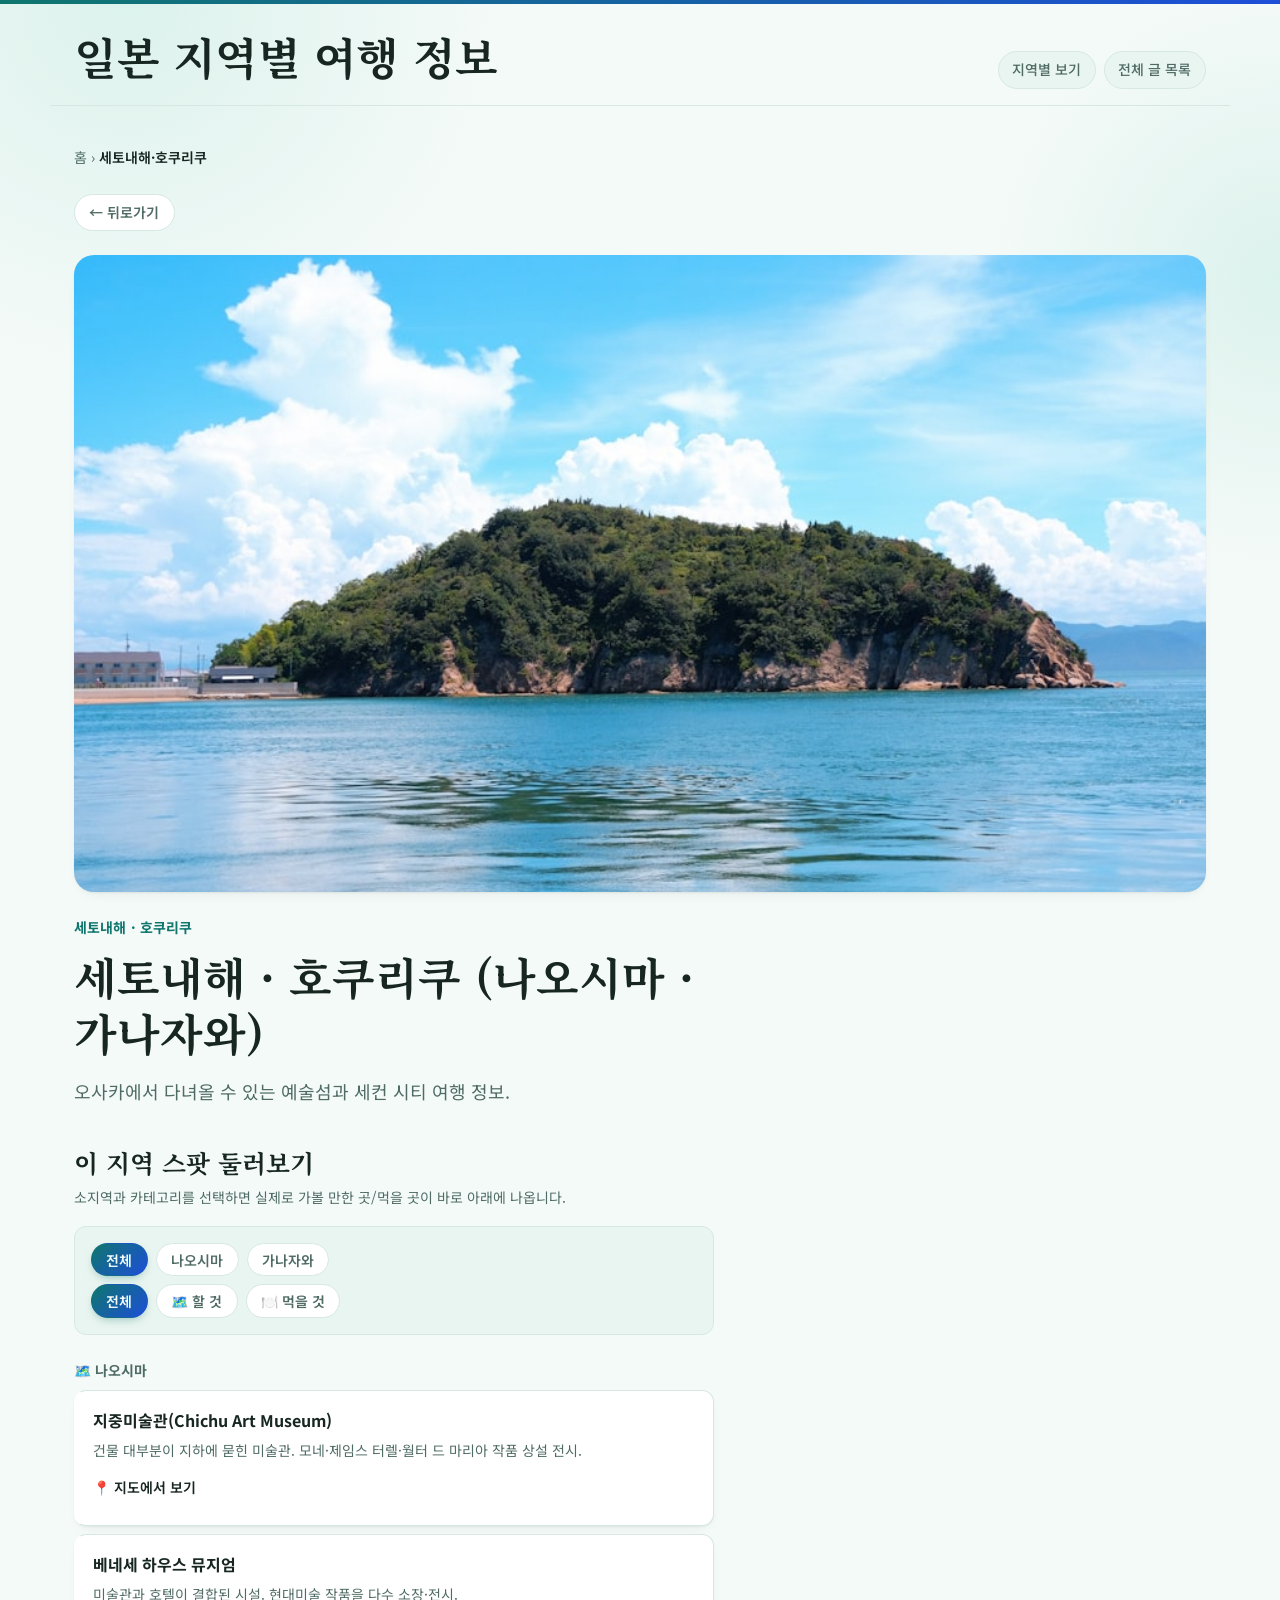
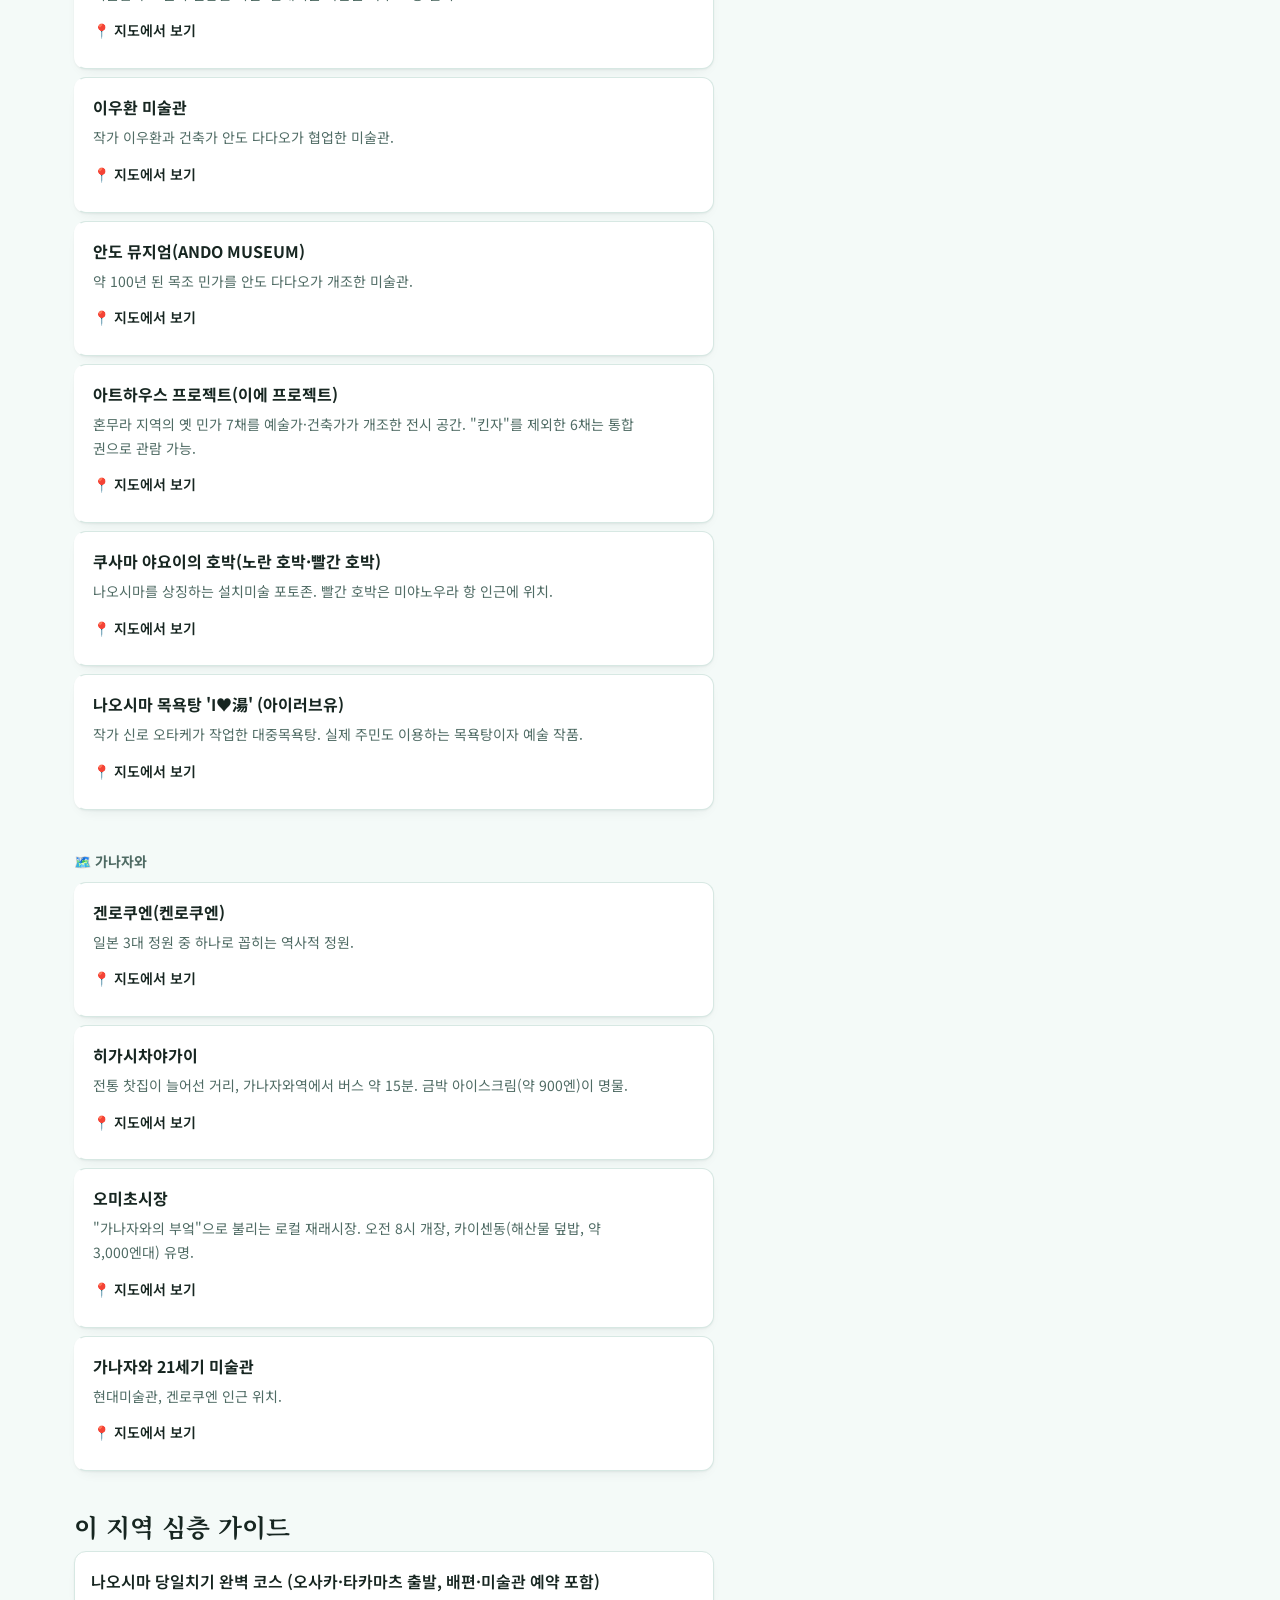
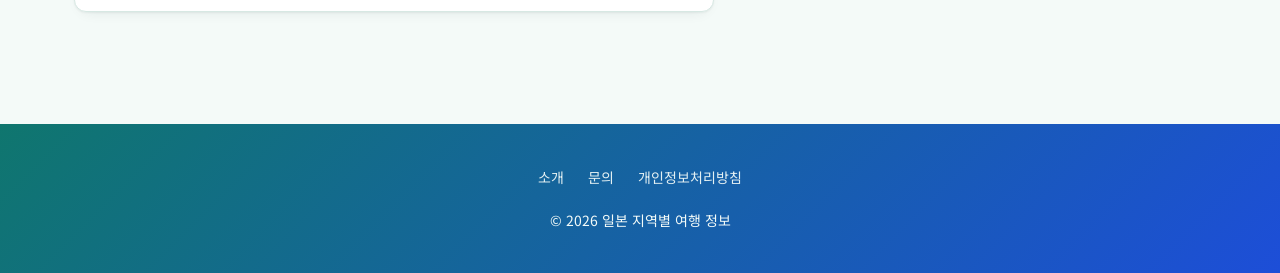
<file: region/setouchi-hokuriku/index.html>
<!DOCTYPE html>
<html lang="ko">
<head>
  <meta charset="UTF-8">
  <meta name="viewport" content="width=device-width, initial-scale=1.0">
  <link rel="icon" href="data:,">
  <title>세토내해&middot;호쿠리쿠 (나오시마&middot;가나자와) 여행 정보 | 일본 지역별 여행 정보</title>
  <meta name="description" content="오사카에서 다녀올 수 있는 예술섬과 세컨 시티 여행 정보.">
  <meta property="og:title" content="세토내해&middot;호쿠리쿠 (나오시마&middot;가나자와) 여행 정보 | 일본 지역별 여행 정보">
  <meta property="og:description" content="오사카에서 다녀올 수 있는 예술섬과 세컨 시티 여행 정보.">
  <meta property="og:type" content="website">
  <meta property="og:locale" content="ko_KR">
  <meta name="twitter:card" content="summary_large_image">
  <!-- og:url, canonical, og:image, twitter:image: 실제 배포 도메인 확정 후 아래 형식으로 추가 필요
  <meta property="og:url" content="https://example.com/region/setouchi-hokuriku/">
  <link rel="canonical" href="https://example.com/region/setouchi-hokuriku/">
  <meta property="og:image" content="https://example.com/assets/img/regions/setouchi-hokuriku.jpg">
  <meta name="twitter:image" content="https://example.com/assets/img/regions/setouchi-hokuriku.jpg">
  -->
  <script type="application/ld+json">
  {
    "@context": "https://schema.org",
    "@type": "CollectionPage",
    "name": "세토내해·호쿠리쿠 (나오시마·가나자와) 여행 정보",
    "description": "오사카에서 다녀올 수 있는 예술섬과 세컨 시티 여행 정보.",
    "inLanguage": "ko-KR"
  }
  </script>
  <script type="application/ld+json">
  {
    "@context": "https://schema.org",
    "@type": "BreadcrumbList",
    "itemListElement": [
      {
        "@type": "ListItem",
        "position": 1,
        "name": "홈",
        "item": "../../index.html"
      },
      {
        "@type": "ListItem",
        "position": 2,
        "name": "세토내해·호쿠리쿠"
      }
    ]
  }
  </script>
  <link rel="preconnect" href="https://fonts.googleapis.com">
  <link rel="preconnect" href="https://fonts.gstatic.com" crossorigin>
  <link rel="stylesheet" href="https://fonts.googleapis.com/css2?family=Noto+Sans+KR:wght@400;500;700&family=Noto+Serif+KR:wght@600;700&display=swap">
  <link rel="stylesheet" href="../../assets/css/style.css">
</head>
<body class="page-region" data-map-region="세토내해&middot;호쿠리쿠">
  <a href="#main-content" class="skip-link">본문 바로가기</a>
  <header class="site-header">
    <div class="site-header-inner">
      <a href="../../index.html" class="site-brand">일본 지역별 여행 정보</a>
      <nav class="site-nav" aria-label="주요 메뉴">
        <a href="../../index.html#regions">지역별 보기</a>
        <a href="../../index.html#articles">전체 글 목록</a>
      </nav>
    </div>
  </header>

  <main class="site-main" id="main-content">
    <nav class="breadcrumb" aria-label="현재 위치">
      <a href="../../index.html">홈</a> &rsaquo; <span aria-current="page">세토내해&middot;호쿠리쿠</span>
    </nav>
    <a href="../../index.html" class="back-button">&larr; 뒤로가기</a>

    <article class="post">
      <img class="post-hero-image" src="../../assets/img/regions/setouchi-hokuriku.jpg" alt="세토내해의 작은 섬 풍경" width="900" height="600">

      <header class="post-header">
        <p class="post-region">세토내해 &middot; 호쿠리쿠</p>
        <h1>세토내해 &middot; 호쿠리쿠 (나오시마 &middot; 가나자와)</h1>
        <p class="post-intro">오사카에서 다녀올 수 있는 예술섬과 세컨 시티 여행 정보.</p>
      </header>

      <section class="post-section">
        <h2>이 지역 스팟 둘러보기</h2>
        <p class="section-note">소지역과 카테고리를 선택하면 실제로 가볼 만한 곳/먹을 곳이 바로 아래에 나옵니다.</p>

        <div class="article-filters" hidden>
          <div class="filter-row" role="group" aria-label="소지역 필터">
            <button type="button" class="filter-pill is-active" data-filter-type="subarea" data-filter-value="all" aria-pressed="true">전체</button>
            <button type="button" class="filter-pill" data-filter-type="subarea" data-filter-value="나오시마" aria-pressed="false">나오시마</button>
            <button type="button" class="filter-pill" data-filter-type="subarea" data-filter-value="가나자와" aria-pressed="false">가나자와</button>
          </div>
          <div class="filter-row" role="group" aria-label="카테고리 필터">
            <button type="button" class="filter-pill is-active" data-filter-type="category" data-filter-value="all" aria-pressed="true">전체</button>
            <button type="button" class="filter-pill" data-filter-type="category" data-filter-value="할것" aria-pressed="false">🗺️ 할 것</button>
            <button type="button" class="filter-pill" data-filter-type="category" data-filter-value="먹을것" aria-pressed="false">🍽️ 먹을 것</button>
          </div>
          <p class="filter-status" role="status" aria-live="polite" style="position:absolute;width:1px;height:1px;padding:0;margin:-1px;overflow:hidden;clip:rect(0,0,0,0);white-space:nowrap;border:0;"></p>
        </div>

        <div class="article-subgroup">
          <p class="article-subgroup-title">🗺️ 나오시마</p>
          <ul class="article-list">
            <li class="article-item spot-card" data-subarea="나오시마" data-category="할것">
              <p class="spot-name">지중미술관(Chichu Art Museum)</p>
              <p class="spot-desc">건물 대부분이 지하에 묻힌 미술관. 모네&middot;제임스 터렐&middot;월터 드 마리아 작품 상설 전시.</p>
            </li>
            <li class="article-item spot-card" data-subarea="나오시마" data-category="할것">
              <p class="spot-name">베네세 하우스 뮤지엄</p>
              <p class="spot-desc">미술관과 호텔이 결합된 시설. 현대미술 작품을 다수 소장&middot;전시.</p>
            </li>
            <li class="article-item spot-card" data-subarea="나오시마" data-category="할것">
              <p class="spot-name">이우환 미술관</p>
              <p class="spot-desc">작가 이우환과 건축가 안도 다다오가 협업한 미술관.</p>
            </li>
            <li class="article-item spot-card" data-subarea="나오시마" data-category="할것">
              <p class="spot-name">안도 뮤지엄(ANDO MUSEUM)</p>
              <p class="spot-desc">약 100년 된 목조 민가를 안도 다다오가 개조한 미술관.</p>
            </li>
            <li class="article-item spot-card" data-subarea="나오시마" data-category="할것">
              <p class="spot-name">아트하우스 프로젝트(이에 프로젝트)</p>
              <p class="spot-desc">혼무라 지역의 옛 민가 7채를 예술가&middot;건축가가 개조한 전시 공간. "킨자"를 제외한 6채는 통합권으로 관람 가능.</p>
            </li>
            <li class="article-item spot-card" data-subarea="나오시마" data-category="할것">
              <p class="spot-name">쿠사마 야요이의 호박(노란 호박&middot;빨간 호박)</p>
              <p class="spot-desc">나오시마를 상징하는 설치미술 포토존. 빨간 호박은 미야노우라 항 인근에 위치.</p>
            </li>
            <li class="article-item spot-card" data-subarea="나오시마" data-category="할것">
              <p class="spot-name">나오시마 목욕탕 'I♥湯' (아이러브유)</p>
              <p class="spot-desc">작가 신로 오타케가 작업한 대중목욕탕. 실제 주민도 이용하는 목욕탕이자 예술 작품.</p>
            </li>
          </ul>
        </div>
        <div class="article-subgroup">
          <p class="article-subgroup-title">🗺️ 가나자와</p>
          <ul class="article-list">
            <li class="article-item spot-card" data-subarea="가나자와" data-category="할것">
              <p class="spot-name">겐로쿠엔(켄로쿠엔)</p>
              <p class="spot-desc">일본 3대 정원 중 하나로 꼽히는 역사적 정원.</p>
            </li>
            <li class="article-item spot-card" data-subarea="가나자와" data-category="할것">
              <p class="spot-name">히가시차야가이</p>
              <p class="spot-desc">전통 찻집이 늘어선 거리, 가나자와역에서 버스 약 15분. 금박 아이스크림(약 900엔)이 명물.</p>
            </li>
            <li class="article-item spot-card" data-subarea="가나자와" data-category="할것">
              <p class="spot-name">오미초시장</p>
              <p class="spot-desc">"가나자와의 부엌"으로 불리는 로컬 재래시장. 오전 8시 개장, 카이센동(해산물 덮밥, 약 3,000엔대) 유명.</p>
            </li>
            <li class="article-item spot-card" data-subarea="가나자와" data-category="할것">
              <p class="spot-name">가나자와 21세기 미술관</p>
              <p class="spot-desc">현대미술관, 겐로쿠엔 인근 위치.</p>
            </li>
          </ul>
        </div>
        <p class="article-empty-state" hidden>조건에 맞는 스팟이 아직 없습니다. 다른 필터를 선택해 보세요.</p>
      </section>

      <section class="post-section">
        <h2>이 지역 심층 가이드</h2>
        <ul class="related-list">
          <li><a href="../../content/naoshima-day-trip/index.html">나오시마 당일치기 완벽 코스 (오사카&middot;타카마츠 출발, 배편&middot;미술관 예약 포함)</a></li>
        </ul>
      </section>
    </article>
  </main>

  <footer class="site-footer">
    <nav class="footer-nav" aria-label="사이트 정보">
      <a href="../../about/index.html">소개</a>
      <a href="../../contact/index.html">문의</a>
      <a href="../../privacy/index.html">개인정보처리방침</a>
    </nav>
    <p>&copy; <span id="year"></span> 일본 지역별 여행 정보</p>
  </footer>

  <script src="../../assets/js/main.js"></script>
</body>
</html>
</file>
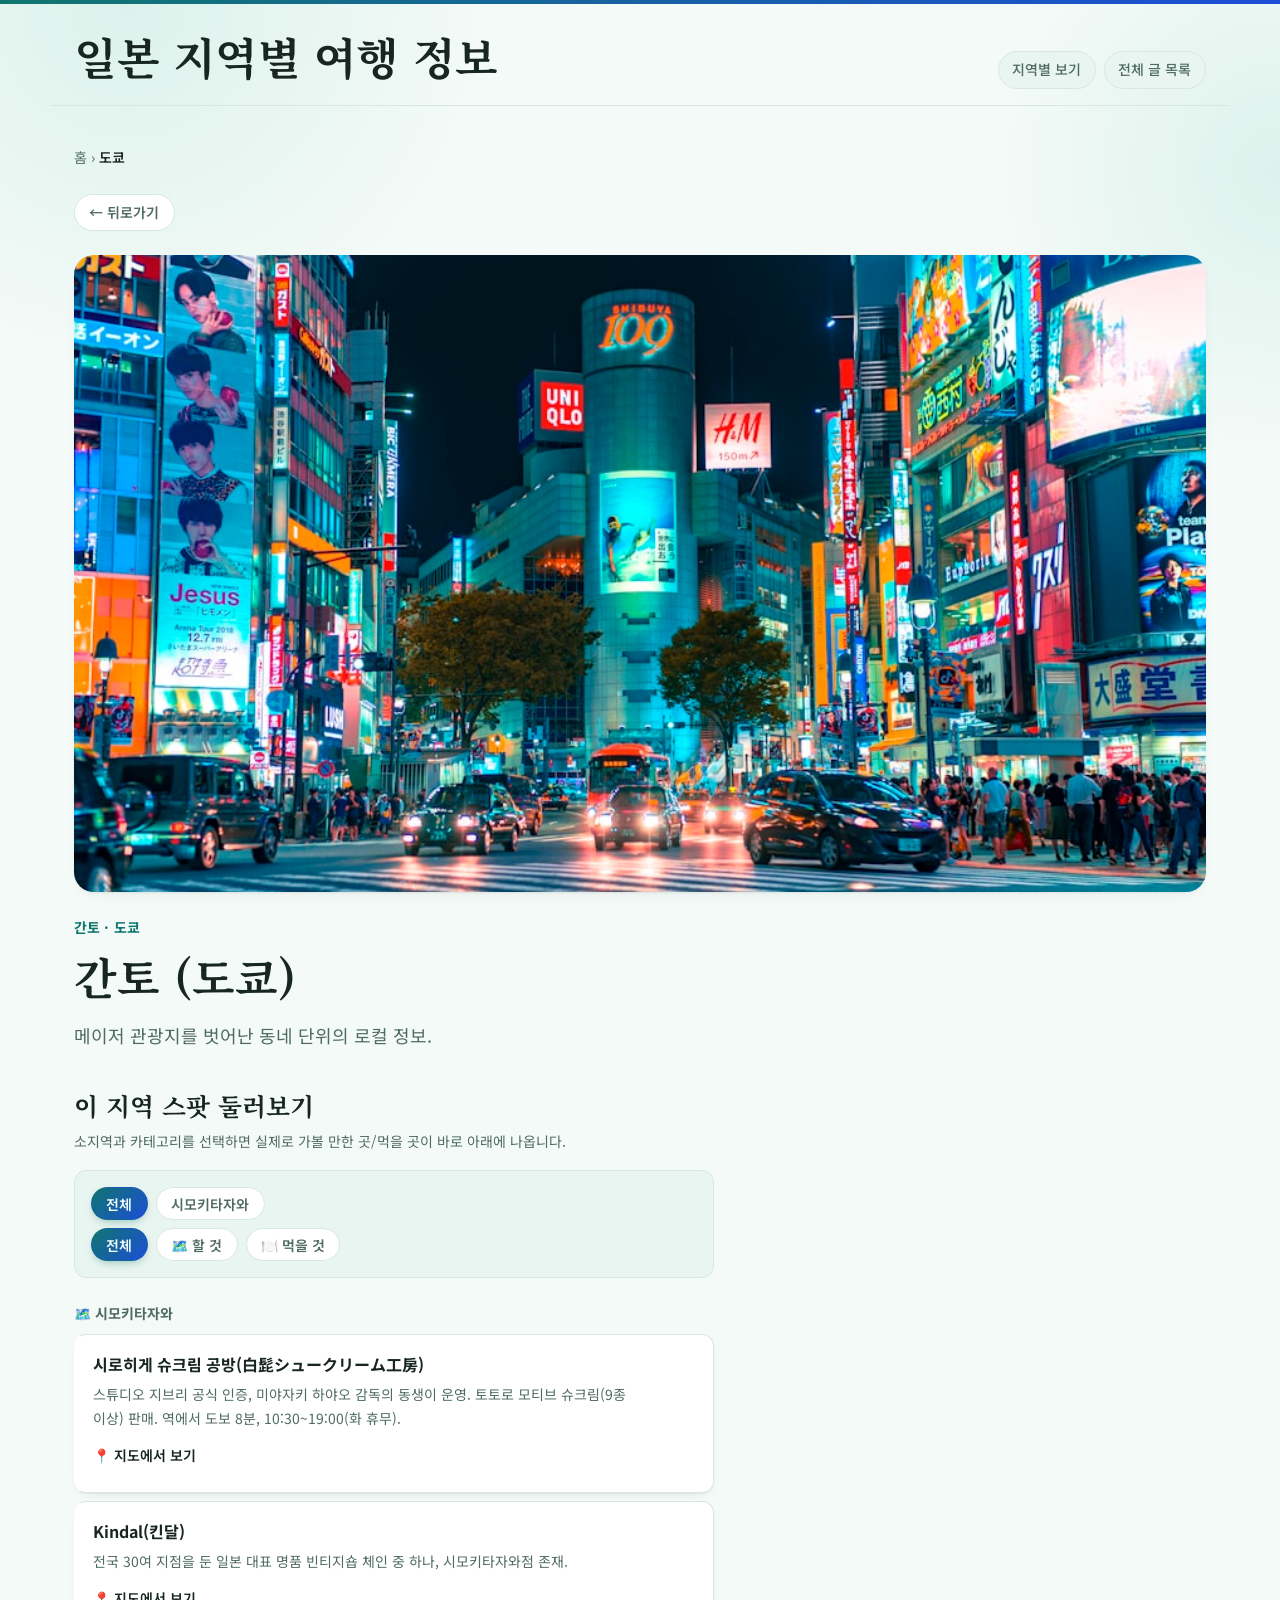
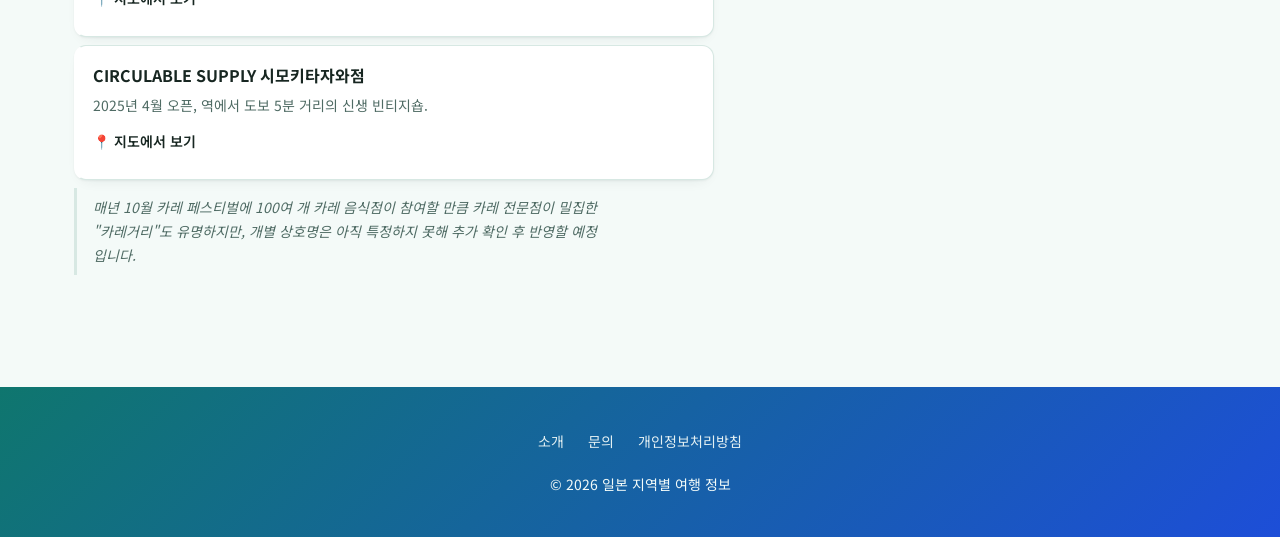
<file: region/tokyo/index.html>
<!DOCTYPE html>
<html lang="ko">
<head>
  <meta charset="UTF-8">
  <meta name="viewport" content="width=device-width, initial-scale=1.0">
  <link rel="icon" href="data:,">
  <title>간토 (도쿄) 여행 정보 | 일본 지역별 여행 정보</title>
  <meta name="description" content="메이저 관광지를 벗어난 동네 단위의 로컬 정보.">
  <meta property="og:title" content="간토 (도쿄) 여행 정보 | 일본 지역별 여행 정보">
  <meta property="og:description" content="메이저 관광지를 벗어난 동네 단위의 로컬 정보.">
  <meta property="og:type" content="website">
  <meta property="og:locale" content="ko_KR">
  <meta name="twitter:card" content="summary_large_image">
  <!-- og:url, canonical, og:image, twitter:image: 실제 배포 도메인 확정 후 아래 형식으로 추가 필요
  <meta property="og:url" content="https://example.com/region/tokyo/">
  <link rel="canonical" href="https://example.com/region/tokyo/">
  <meta property="og:image" content="https://example.com/assets/img/regions/tokyo.jpg">
  <meta name="twitter:image" content="https://example.com/assets/img/regions/tokyo.jpg">
  -->
  <script type="application/ld+json">
  {
    "@context": "https://schema.org",
    "@type": "CollectionPage",
    "name": "간토 (도쿄) 여행 정보",
    "description": "메이저 관광지를 벗어난 동네 단위의 로컬 정보.",
    "inLanguage": "ko-KR"
  }
  </script>
  <script type="application/ld+json">
  {
    "@context": "https://schema.org",
    "@type": "BreadcrumbList",
    "itemListElement": [
      {
        "@type": "ListItem",
        "position": 1,
        "name": "홈",
        "item": "../../index.html"
      },
      {
        "@type": "ListItem",
        "position": 2,
        "name": "도쿄"
      }
    ]
  }
  </script>
  <link rel="preconnect" href="https://fonts.googleapis.com">
  <link rel="preconnect" href="https://fonts.gstatic.com" crossorigin>
  <link rel="stylesheet" href="https://fonts.googleapis.com/css2?family=Noto+Sans+KR:wght@400;500;700&family=Noto+Serif+KR:wght@600;700&display=swap">
  <link rel="stylesheet" href="../../assets/css/style.css">
</head>
<body class="page-region" data-map-region="도쿄">
  <a href="#main-content" class="skip-link">본문 바로가기</a>
  <header class="site-header">
    <div class="site-header-inner">
      <a href="../../index.html" class="site-brand">일본 지역별 여행 정보</a>
      <nav class="site-nav" aria-label="주요 메뉴">
        <a href="../../index.html#regions">지역별 보기</a>
        <a href="../../index.html#articles">전체 글 목록</a>
      </nav>
    </div>
  </header>

  <main class="site-main" id="main-content">
    <nav class="breadcrumb" aria-label="현재 위치">
      <a href="../../index.html">홈</a> &rsaquo; <span aria-current="page">도쿄</span>
    </nav>
    <a href="../../index.html" class="back-button">&larr; 뒤로가기</a>

    <article class="post">
      <img class="post-hero-image" src="../../assets/img/regions/tokyo.jpg" alt="도쿄 시부야 스크램블 교차로 야경" width="900" height="600">

      <header class="post-header">
        <p class="post-region">간토 &middot; 도쿄</p>
        <h1>간토 (도쿄)</h1>
        <p class="post-intro">메이저 관광지를 벗어난 동네 단위의 로컬 정보.</p>
      </header>

      <section class="post-section">
        <h2>이 지역 스팟 둘러보기</h2>
        <p class="section-note">소지역과 카테고리를 선택하면 실제로 가볼 만한 곳/먹을 곳이 바로 아래에 나옵니다.</p>

        <div class="article-filters" hidden>
          <div class="filter-row" role="group" aria-label="소지역 필터">
            <button type="button" class="filter-pill is-active" data-filter-type="subarea" data-filter-value="all" aria-pressed="true">전체</button>
            <button type="button" class="filter-pill" data-filter-type="subarea" data-filter-value="시모키타자와" aria-pressed="false">시모키타자와</button>
          </div>
          <div class="filter-row" role="group" aria-label="카테고리 필터">
            <button type="button" class="filter-pill is-active" data-filter-type="category" data-filter-value="all" aria-pressed="true">전체</button>
            <button type="button" class="filter-pill" data-filter-type="category" data-filter-value="할것" aria-pressed="false">🗺️ 할 것</button>
            <button type="button" class="filter-pill" data-filter-type="category" data-filter-value="먹을것" aria-pressed="false">🍽️ 먹을 것</button>
          </div>
          <p class="filter-status" role="status" aria-live="polite" style="position:absolute;width:1px;height:1px;padding:0;margin:-1px;overflow:hidden;clip:rect(0,0,0,0);white-space:nowrap;border:0;"></p>
        </div>

        <div class="article-subgroup">
          <p class="article-subgroup-title">🗺️ 시모키타자와</p>
          <ul class="article-list">
            <li class="article-item spot-card" data-subarea="시모키타자와" data-category="할것">
              <p class="spot-name">시로히게 슈크림 공방(白髭シュークリーム工房)</p>
              <p class="spot-desc">스튜디오 지브리 공식 인증, 미야자키 하야오 감독의 동생이 운영. 토토로 모티브 슈크림(9종 이상) 판매. 역에서 도보 8분, 10:30~19:00(화 휴무).</p>
            </li>
            <li class="article-item spot-card" data-subarea="시모키타자와" data-category="할것">
              <p class="spot-name">Kindal(킨달)</p>
              <p class="spot-desc">전국 30여 지점을 둔 일본 대표 명품 빈티지숍 체인 중 하나, 시모키타자와점 존재.</p>
            </li>
            <li class="article-item spot-card" data-subarea="시모키타자와" data-category="할것">
              <p class="spot-name">CIRCULABLE SUPPLY 시모키타자와점</p>
              <p class="spot-desc">2025년 4월 오픈, 역에서 도보 5분 거리의 신생 빈티지숍.</p>
            </li>
          </ul>
          <p class="spot-note">매년 10월 카레 페스티벌에 100여 개 카레 음식점이 참여할 만큼 카레 전문점이 밀집한 "카레거리"도 유명하지만, 개별 상호명은 아직 특정하지 못해 추가 확인 후 반영할 예정입니다.</p>
        </div>
        <p class="article-empty-state" hidden>조건에 맞는 스팟이 아직 없습니다. 다른 필터를 선택해 보세요.</p>
      </section>
    </article>
  </main>

  <footer class="site-footer">
    <nav class="footer-nav" aria-label="사이트 정보">
      <a href="../../about/index.html">소개</a>
      <a href="../../contact/index.html">문의</a>
      <a href="../../privacy/index.html">개인정보처리방침</a>
    </nav>
    <p>&copy; <span id="year"></span> 일본 지역별 여행 정보</p>
  </footer>

  <script src="../../assets/js/main.js"></script>
</body>
</html>
</file>
<file: assets/css/style.css>
/*
 * 일본 지역별 여행 정보 — 디자인 톤 (초록·파랑 / 여행 매거진 느낌의 카드 UI)
 * ------------------------------------------------------------
 * 브랜드 컬러: 짙은 틸그린 · 딥블루 (--color-accent / --color-accent-2).
 * 제목은 세리프(Noto Serif KR), 본문은 산세리프(Noto Sans KR)로 위계를 구분한다.
 * hero·배지·푸터는 초록→파랑 그라디언트로 브랜드를 강조하고,
 * 본문 영역은 옅은 배경으로 가독성을 우선한다.
 * 라이트/다크 모드 모두 WCAG AA 명암비를 만족하도록 색을 골랐다.
 * 새 컴포넌트를 추가할 때도 색상은 CSS 변수만 사용할 것.
 * ------------------------------------------------------------
 */

:root {
  /* 색상 팔레트 (라이트 기본값) — 초록·파랑 톤 */
  --color-bg: #f4faf8;
  --color-surface: #ffffff;
  --color-surface-alt: #e9f5f0;
  --color-border: #d7e8e3;
  --color-text: #172621;
  --color-text-muted: #4f6b64;
  --color-accent: #0f766e;
  --color-accent-2: #1d4ed8;
  --color-accent-contrast: #ffffff;
  --color-accent-soft: #dcf2ec;

  /* 강조 배경(히어로·배지·푸터) 전용 그라디언트 — 흰 글자와 AA 대비 확보 */
  --color-cta-grad-start: #0f766e;
  --color-cta-grad-end: #1d4ed8;
  --color-cta-text: #f3fbf9;
  /* 0.86 → 0.93: 그라디언트의 teal 쪽 끝(--color-cta-grad-start)과 만나는
     지점에서 실측 대비가 약 4.29:1로 AA(4.5:1) 미달이라 불투명도를 높여 보강.
     blue 쪽 끝은 원래도 여유 있게 통과(≈5.15:1)하므로 영향 없음. */
  --color-cta-text-muted: rgba(243, 251, 249, 0.93);

  /* 그림자 (라이트) */
  --shadow-sm: 0 1px 2px rgba(15, 46, 41, 0.05), 0 6px 16px -10px rgba(15, 46, 41, 0.16);
  --shadow-md: 0 18px 34px -16px rgba(15, 118, 110, 0.32), 0 8px 18px -10px rgba(29, 78, 216, 0.16);

  /* 타이포그래피 스케일 */
  --font-sans: "Noto Sans KR", system-ui, -apple-system, "Segoe UI", Roboto,
    sans-serif;
  --font-serif: "Noto Serif KR", Georgia, "Nanum Myeongjo", serif;
  --font-size-base: 1rem;
  --font-size-sm: 0.875rem;
  --font-size-lg: 1.125rem;
  --font-size-h1: clamp(1.85rem, 1.4rem + 1.9vw, 2.75rem);
  --font-size-h2: clamp(1.3rem, 1.15rem + 0.7vw, 1.55rem);
  --font-size-h3: 1.05rem;
  --line-height-base: 1.7;
  --line-height-tight: 1.28;

  /* 레이아웃 */
  --content-max-width: 720px;
  /* 사진/카드가 주가 되는 화면(홈, 지역 허브)은 더 넓은 폭을 사용해
     텍스트 전용 화면과 리듬 차이를 준다 */
  --content-max-width-wide: 1180px;
  --space-1: 0.5rem;
  --space-2: 1rem;
  --space-3: 1.5rem;
  --space-4: 2.5rem;
  --space-5: 3.5rem;
  --space-6: 4.5rem;
  --radius-md: 0.75rem;
  --radius-lg: 1.25rem;
  --radius-xl: 1.75rem;
}

@media (prefers-color-scheme: dark) {
  :root {
    --color-bg: #0d1614;
    --color-surface: #142523;
    --color-surface-alt: #17302b;
    --color-border: #22423e;
    --color-text: #e9f5f1;
    --color-text-muted: #9db9b2;
    --color-accent: #2dd4bf;
    --color-accent-2: #6fa8ff;
    --color-accent-contrast: #06201c;
    --color-accent-soft: rgba(45, 212, 191, 0.14);

    /* 다크 모드에서는 accent 자체가 밝은 톤이라 흰 글자와 대비가 낮음 —
       hero·배지·푸터 그라디언트는 더 짙은 톤을 별도로 사용 */
    --color-cta-grad-start: #114e46;
    --color-cta-grad-end: #16305f;
    --color-cta-text: #f3fbf9;
    /* 라이트 모드와 동일한 0.93로 맞춤 (다크 모드는 원래도 여유 있게 통과) */
    --color-cta-text-muted: rgba(243, 251, 249, 0.93);

    --shadow-sm: 0 1px 2px rgba(0, 0, 0, 0.4), 0 8px 20px -12px rgba(0, 0, 0, 0.6);
    --shadow-md: 0 20px 38px -18px rgba(45, 212, 191, 0.35), 0 10px 20px -12px rgba(111, 168, 255, 0.22);
  }
}

* {
  box-sizing: border-box;
}

html {
  -webkit-text-size-adjust: 100%;
}

body {
  margin: 0;
  min-height: 100vh;
  min-height: 100dvh;
  display: flex;
  flex-direction: column;
  overflow-x: hidden;
  font-family: var(--font-sans);
  font-size: var(--font-size-base);
  color: var(--color-text);
  background-color: var(--color-bg);
  background-image: radial-gradient(
      640px circle at 10% 0%,
      var(--color-accent-soft),
      transparent 58%
    ),
    radial-gradient(560px circle at 100% 8%, var(--color-accent-soft), transparent 52%);
  background-repeat: no-repeat;
  line-height: var(--line-height-base);
}

/* 브랜드 톤을 위아래로 각인시키는 얇은 그라디언트 바 (히어로 위, 헤더 상단) */
body::before {
  content: "";
  display: block;
  height: 4px;
  background: linear-gradient(90deg, var(--color-accent), var(--color-accent-2));
}

a {
  color: var(--color-accent);
  text-decoration-thickness: from-font;
}

img,
svg,
video {
  max-width: 100%;
  height: auto;
}

/* 표/코드블록 등 폭이 넓은 요소가 페이지를 옆으로 밀지 않도록 */
table,
pre {
  display: block;
  max-width: 100%;
  overflow-x: auto;
}

.site-header,
.site-main {
  width: 100%;
  max-width: var(--content-max-width);
  margin: 0 auto;
  padding-left: var(--space-3);
  padding-right: var(--space-3);
}

/* 사진·카드가 중심인 화면(홈, 지역 허브)은 더 넓은 컬럼을 사용해
   텍스트 전용 화면(소개/문의/글 본문)과 폭 차이로 리듬을 만든다.
   문단 텍스트는 각 컴포넌트에 이미 ch 단위 max-width가 있어
   컨테이너가 넓어져도 줄 길이는 그대로 유지된다. */
.page-home .site-header,
.page-home .site-main,
.page-region .site-header,
.page-region .site-main {
  max-width: var(--content-max-width-wide);
}

/* 넓은 화면에서 컨테이너를 왼쪽으로 밀어버리면 오른쪽에 빈 공간만 커지므로
   중앙 정렬을 유지한다(위 .site-header, .site-main의 margin: 0 auto).
   넓은 화면을 채우는 역할은 사진 중심 섹션의 full-bleed 확장이 담당한다
   (아래 "넓은 화면 full-bleed 섹션" 참고). */

/* ------------------------------------------------------------
 * 넓은 화면 full-bleed 섹션 (1300px~)
 * 본문 컨테이너(.site-header/.site-main)는 계속 중앙 정렬된 좁은 폭을 쓰지만,
 * 사진이 주가 되는 섹션(홈 히어로, 지역 카드 그리드, 지역 허브 히어로 이미지)만
 * 컨테이너 폭 제한을 벗어나 뷰포트 끝까지 채운다. 글 읽는 영역(about/contact/
 * privacy, post-header/post-section 등)은 건드리지 않아 가독성을 유지한다.
 * ------------------------------------------------------------ */
@media (min-width: 1300px) {
  .page-home .hero,
  .page-home .regions-section,
  .page-region .post-hero-image {
    width: 100vw;
    max-width: 100vw;
    margin-left: calc(50% - 50vw);
    margin-right: calc(50% - 50vw);
    border-radius: 0;
  }

  /* full-bleed로 확장된 섹션 내부는 좌우 끝에 사진/카드가 딱 붙지 않도록 여백만
     주되, 그 여백의 상한을 낮게 잡아 화면이 넓어질수록 콘텐츠(카드 그리드,
     히어로 텍스트)의 실제 폭 자체가 함께 늘어나도록 한다(콘텐츠 폭을 1180px로
     다시 가두지 않음 — 그러면 배경만 넓어지고 카드는 그대로라 빈 느낌이 남는다). */
  .page-home .hero {
    padding-left: clamp(var(--space-4), 5vw, 7rem);
    padding-right: clamp(var(--space-4), 5vw, 7rem);
  }

  .page-home .regions-section {
    padding-left: clamp(var(--space-3), 4vw, 6rem);
    padding-right: clamp(var(--space-3), 4vw, 6rem);
  }

  /* 히어로에는 사진이 없어 배경 카드만 넓어지면 텍스트(제목·문단은 각각
     18ch/56ch로 폭이 제한됨)가 왼쪽에 붙고 오른쪽만 휑하게 남는다.
     카드 자체를 가운데 정렬 플렉스로 바꿔 제목·문단·배지를 화면 중앙에 두고,
     텍스트 자체는 왼쪽 정렬을 유지해 읽기 자연스러운 문단 형태를 살린다. */
  .page-home .hero {
    display: flex;
    flex-direction: column;
    align-items: center;
  }

  /* 지도는 원래 280px 고정폭이라, regions-section이 넓어진 만큼 지도 박스까지
     늘어나면 지도 하나만 덩그러니 놓인 빈 액자처럼 보인다. 지도 박스 폭은
     지도 크기에 맞춰 다시 좁혀 가운데에 두고, 카드 그리드만 전체 폭을 쓴다. */
  .page-home .japan-map-wrap {
    max-width: 420px;
    margin-left: auto;
    margin-right: auto;
  }
}

.site-header {
  padding-top: var(--space-3);
  padding-bottom: var(--space-2);
  border-bottom: 1px solid var(--color-border);
}

.site-header h1 {
  margin: 0;
  font-family: var(--font-serif);
  font-size: var(--font-size-h1);
  line-height: var(--line-height-tight);
  font-weight: 700;
}

.site-main {
  flex: 1 0 auto;
  padding-top: var(--space-4);
  padding-bottom: var(--space-5);
}

/* 직계 자식으로 한정: 하위 컴포넌트(.region-card p, .placeholder-block 등)의
   자체 스타일이 명시도 문제로 덮어써지지 않도록 함 */
.site-main > p {
  margin: 0;
  font-size: var(--font-size-lg);
  color: var(--color-text-muted);
  max-width: 60ch;
}

/* 푸터: 페이지 폭 제약 없이 가장자리까지 짙은 초록·파랑 그라디언트로 채우고,
   내부 텍스트만 본문과 동일한 컬럼 폭에 맞춰 정렬한다 (마크업 변경 없이 처리). */
.site-footer {
  width: 100%;
  margin-top: var(--space-5);
  padding: var(--space-4)
    max(var(--space-3), calc((100% - var(--content-max-width)) / 2 + var(--space-3)));
  background: linear-gradient(135deg, var(--color-cta-grad-start), var(--color-cta-grad-end));
  color: var(--color-cta-text-muted);
  font-size: var(--font-size-sm);
  text-align: center;
}

.site-footer p {
  margin: 0;
  color: var(--color-cta-text);
}

.footer-nav {
  display: flex;
  justify-content: center;
  flex-wrap: wrap;
  gap: var(--space-1) var(--space-3);
  margin-bottom: var(--space-2);
}

.footer-nav a {
  color: var(--color-cta-text-muted);
  text-decoration: none;
  padding: 0.15rem 0;
  border-bottom: 1px solid transparent;
  transition: color 0.15s ease, border-color 0.15s ease;
}

.footer-nav a:hover,
.footer-nav a:focus-visible {
  color: var(--color-cta-text);
  border-bottom-color: currentColor;
}

/* 현재 페이지: hover/focus 없이도 다른 링크와 구분되도록 항상 강조 표시 */
.footer-nav [aria-current="page"] {
  color: var(--color-cta-text);
  font-weight: 600;
  border-bottom-color: currentColor;
}

/* 좁은 화면(모바일) 여백 축소 */
@media (max-width: 480px) {
  .site-header,
  .site-main {
    padding-left: var(--space-2);
    padding-right: var(--space-2);
  }

  .site-footer {
    padding-left: var(--space-2);
    padding-right: var(--space-2);
  }

  .site-header {
    padding-top: var(--space-2);
  }

  .site-main {
    padding-top: var(--space-3);
    padding-bottom: var(--space-4);
  }
}

/* 포커스 상태를 브랜드 컬러로 통일 (키보드 접근성) */
a:focus-visible {
  outline: 2px solid var(--color-accent-2);
  outline-offset: 2px;
  border-radius: 0.25rem;
}

/* "본문 바로가기" 스킵 링크: 평소에는 화면 밖으로 이동시켜 시각적으로
   숨기되(스크린리더는 계속 읽을 수 있도록 display:none/visibility:hidden은
   쓰지 않는다), 키보드 포커스 시에만 화면 상단에 나타나 헤더보다 앞에 오도록
   한다. 배경·글자색은 accent 배경 위에서 이미 검증된 조합(--color-accent /
   --color-accent-contrast, 예: .map-pin-circle)을 그대로 재사용한다. */
.skip-link {
  position: absolute;
  top: -100px;
  left: var(--space-2);
  z-index: 1000;
  padding: 0.75rem 1.25rem;
  background-color: var(--color-accent);
  color: var(--color-accent-contrast);
  font-weight: 700;
  font-size: var(--font-size-sm);
  text-decoration: none;
  border-radius: var(--radius-md);
  box-shadow: var(--shadow-md);
  transition: top 0.15s ease;
}

.skip-link:focus {
  top: var(--space-2);
}

/* ------------------------------------------------------------
 * 사이트 구조 컴포넌트 (헤더 내비게이션 / 지역 카드 / 글 목록 / 글 페이지)
 * 색상·타이포는 위에서 정의한 CSS 변수만 사용한다.
 * ------------------------------------------------------------ */

.site-header-inner {
  display: flex;
  flex-wrap: wrap;
  align-items: baseline;
  justify-content: space-between;
  gap: var(--space-2);
}

.site-brand {
  font-family: var(--font-serif);
  font-size: var(--font-size-h1);
  line-height: var(--line-height-tight);
  font-weight: 700;
  letter-spacing: -0.01em;
  color: var(--color-text);
  text-decoration: none;
}

.site-nav {
  display: flex;
  gap: var(--space-1);
  font-size: var(--font-size-sm);
}

.site-nav a {
  text-decoration: none;
  color: var(--color-text-muted);
  font-weight: 500;
  padding: 0.4rem 0.85rem;
  border-radius: 999px;
  background-color: var(--color-surface-alt);
  border: 1px solid var(--color-border);
  transition: background-color 0.15s ease, color 0.15s ease, border-color 0.15s ease;
}

.site-nav a:hover,
.site-nav a:focus-visible {
  color: var(--color-accent);
  background-color: var(--color-accent-soft);
  border-color: var(--color-border);
}

/* 히어로: 마이리얼트립 참고 — 흰색/옅은 배경 위주로 가볍게, 초록·파랑은
   eyebrow 배지와 밑줄 정도의 포인트로만 사용한다 (사진 카드가 주인공). */
.hero {
  position: relative;
  margin-top: var(--space-3);
  margin-bottom: var(--space-6);
  padding: var(--space-4) var(--space-4);
  border-radius: var(--radius-xl);
  background-color: var(--color-surface);
  border: 1px solid var(--color-border);
  box-shadow: var(--shadow-sm);
}

.hero-eyebrow {
  display: inline-flex;
  align-items: center;
  margin: 0 0 var(--space-2);
  padding: 0.3rem 0.8rem;
  border-radius: 999px;
  background-color: var(--color-accent-soft);
  color: var(--color-accent);
  font-size: var(--font-size-sm);
  font-weight: 700;
  letter-spacing: 0.03em;
}

.hero h1 {
  font-family: var(--font-serif);
  font-size: var(--font-size-h1);
  font-weight: 700;
  line-height: var(--line-height-tight);
  letter-spacing: -0.015em;
  color: var(--color-text);
  margin: 0 0 var(--space-2);
  max-width: 18ch;
  border-bottom: 3px solid var(--color-accent-soft);
  padding-bottom: var(--space-2);
}

.hero p {
  margin: 0;
  font-size: var(--font-size-lg);
  color: var(--color-text-muted);
  max-width: 56ch;
}

.regions-section {
  margin-top: var(--space-5);
  padding: var(--space-3);
  border-radius: var(--radius-lg);
  background-color: var(--color-surface-alt);
  border: 1px solid var(--color-border);
}

.articles-section {
  margin-top: var(--space-6);
}

.regions-section h2,
.articles-section h2 {
  font-family: var(--font-serif);
  font-size: var(--font-size-h2);
  font-weight: 700;
  line-height: var(--line-height-tight);
  margin: 0 0 var(--space-2);
}

.section-note {
  margin: 0 0 var(--space-2);
  color: var(--color-text-muted);
  font-size: var(--font-size-sm);
}

.map-intro {
  margin: 0 0 var(--space-2);
  color: var(--color-text-muted);
  font-size: var(--font-size-sm);
}

/* 일본 지도 (핀 클릭형 지역 선택) */
.japan-map-wrap {
  margin: 0 0 var(--space-3);
  padding: var(--space-3);
  border: 1px solid var(--color-border);
  border-radius: var(--radius-lg);
  background-color: var(--color-surface);
  box-shadow: var(--shadow-sm);
}

.japan-map {
  display: block;
  width: 100%;
  max-width: 280px;
  margin: 0 auto;
}

/* 실제 일본 지도 SVG(퍼블릭 도메인, viewBox 570x755) 기반 실루엣.
   지역 구분을 위한 색칠 없이 단일 톤으로 통일한다. */
.map-land {
  fill: var(--color-accent-soft);
  stroke: var(--color-accent);
  stroke-width: 2.8;
  stroke-linejoin: round;
}

.map-land-small {
  stroke-width: 2.4;
}

.map-inset-box {
  fill: none;
  stroke: var(--color-border);
  stroke-width: 2.8;
  stroke-dasharray: 8 6;
  stroke-linejoin: round;
}

.map-inset-label {
  font-size: 12px;
  fill: var(--color-text-muted);
  font-family: var(--font-sans);
}

.map-pin {
  cursor: pointer;
}

.map-pin-circle {
  fill: var(--color-accent-2);
  stroke: var(--color-accent-contrast);
  stroke-width: 3;
  filter: drop-shadow(0 2px 3px rgba(15, 46, 41, 0.25));
  transition: transform 0.15s ease, fill 0.15s ease;
  transform-origin: center;
  transform-box: fill-box;
}

.map-pin-emoji {
  font-size: 25px;
  text-anchor: middle;
  dominant-baseline: middle;
  pointer-events: none;
}

.map-pin:hover .map-pin-circle,
.map-pin:focus-visible .map-pin-circle {
  fill: var(--color-accent);
  transform: scale(1.18);
}

.map-pin:focus-visible {
  outline: none;
}

.map-pin:focus-visible .map-pin-circle {
  stroke: var(--color-accent);
  stroke-width: 4.75;
}

/* 좁은 화면에서는 지도가 클릭 정확도가 떨어지므로 숨기고,
   카드 목록만 주 진입 수단으로 사용 (기능 손실 없음) */
@media (max-width: 640px) {
  .japan-map-wrap,
  .map-intro {
    display: none;
  }
}

/* 641px~1299px 구간: 지도는 641px 이상에서 다시 보이지만, 이 폭에서는
   .page-home .site-main이 아직 1180px 규칙(위쪽 164~169행)을 적용받는 넓은
   컨테이너를 그대로 쓴다. .japan-map-wrap 자체엔 원래 max-width가 없어
   컨테이너 폭 전체로 늘어나는데, 안의 .japan-map은 280px 고정폭이라 카드
   좌우로 빈 여백만 넓게 남는다(1300px 이상에서 이미 고친 것과 같은 문제,
   위쪽 @media (min-width: 1300px) 블록의 주석 참고). 그 규칙과 같은 값으로
   중간 구간에도 폭을 제한해 지도 카드가 액자처럼 붕 뜨지 않게 한다. */
@media (min-width: 641px) and (max-width: 1299px) {
  .page-home .japan-map-wrap {
    max-width: 420px;
    margin-left: auto;
    margin-right: auto;
  }
}

.region-grid {
  display: grid;
  grid-template-columns: repeat(2, 1fr);
  gap: var(--space-3);
}

/* 넓은 화면에서는 완전히 균일한 격자 대신, 카드 폭에 강약을 준
   매거진 스타일 비대칭 그리드로 전환한다 (기능·순서는 그대로,
   시각적 크기 비율만 CSS로 조정). */
@media (min-width: 860px) {
  .region-grid {
    grid-template-columns: repeat(6, 1fr);
    align-items: start;
  }

  .region-grid .region-card:nth-child(1) {
    grid-column: span 4;
  }

  .region-grid .region-card:nth-child(1) h3 {
    font-size: 1.3rem;
  }

  .region-grid .region-card:nth-child(1) .region-card-body {
    padding: var(--space-3) var(--space-3) var(--space-4);
  }

  /* 오사카 카드는 span 4로 그리드에서 가장 넓은 카드라, 세로 사진(900x1200)에
     오키나와(span 2)처럼 aspect-ratio: 3/4를 그대로 쓰면 카드 높이가 지나치게
     커져 옆 카드들과 비율이 어긋난다. 기존 4/3 가로 박스 비율은 유지하고,
     크롭 위치만 아래로 옮긴다. 실제 사진은 위쪽 1/3이 나뭇가지·하늘이고
     오사카성 본체(금장식 지붕~기단)는 사진 세로 기준 대략 33~79% 구간에
     있어, 중앙 정렬(기본값) 그대로 두면 성 아랫부분(기단)이 잘리기 쉽다.
     object-position을 아래쪽으로 이동시켜 상단 여분의 가지/하늘과 하단의
     현대식 유리 구조물을 살짝 덜어내고 성 전체(첨탑~기단)가 프레임 안에
     들어오도록 한다. */
  .region-grid .region-card:nth-child(1) .region-card-media img {
    object-position: center 65%;
  }

  .region-grid .region-card:nth-child(2) {
    grid-column: span 2;
  }

  .region-grid .region-card:nth-child(3),
  .region-grid .region-card:nth-child(4),
  .region-grid .region-card:nth-child(5) {
    grid-column: span 2;
  }

  .region-grid .region-card:nth-child(3) .region-card-media {
    aspect-ratio: 1 / 1;
  }

  .region-grid .region-card:nth-child(4) .region-card-media {
    aspect-ratio: 3 / 4;
  }

  .region-grid .region-card:nth-child(6) {
    grid-column: span 6;
  }

  .region-grid .region-card:nth-child(6) .region-card-media {
    aspect-ratio: 21 / 8;
  }
}

/* 지역 카드: 마이리얼트립 스타일 — 실사 사진 썸네일이 시각적 무게 중심,
   텍스트는 사진 아래 얇은 영역에 정리한다. */
.region-card {
  position: relative;
  display: flex;
  flex-direction: column;
  overflow: hidden;
  border: 1px solid var(--color-border);
  border-radius: var(--radius-lg);
  background-color: var(--color-surface);
  box-shadow: var(--shadow-sm);
  color: inherit;
  text-decoration: none;
  transition: transform 0.18s ease, box-shadow 0.18s ease, border-color 0.18s ease;
}

.region-card:hover {
  transform: translateY(-4px);
  box-shadow: var(--shadow-md);
  border-color: var(--color-accent);
}

.region-card:focus-visible {
  outline: 2px solid var(--color-accent-2);
  outline-offset: 2px;
  border-radius: var(--radius-lg);
}

/* 이미지가 로드되기 전/실패 시에도 자리가 무너지지 않도록 aspect-ratio +
   배경색으로 카드 높이를 미리 확보한다. */
.region-card-media {
  aspect-ratio: 4 / 3;
  background-color: var(--color-surface-alt);
  overflow: hidden;
}

.region-card-media img {
  display: block;
  width: 100%;
  height: 100%;
  object-fit: cover;
  transition: transform 0.25s ease;
}

.region-card:hover .region-card-media img {
  transform: scale(1.05);
}

.region-card-body {
  padding: var(--space-2) var(--space-2) var(--space-4);
}

.region-card h3 {
  display: flex;
  align-items: center;
  gap: 0.6rem;
  margin: 0 0 var(--space-1);
  font-family: var(--font-serif);
  font-size: var(--font-size-h3);
  font-weight: 700;
  line-height: var(--line-height-tight);
  letter-spacing: -0.005em;
}

.region-emoji {
  display: inline-flex;
  align-items: center;
  justify-content: center;
  flex-shrink: 0;
  width: 2.1rem;
  height: 2.1rem;
  border-radius: 50%;
  background-color: var(--color-accent-soft);
  font-size: 1.05rem;
}

.region-card p {
  margin: 0;
  color: var(--color-text-muted);
  font-size: var(--font-size-sm);
}

.region-card::after {
  content: "\2192";
  position: absolute;
  right: var(--space-2);
  bottom: var(--space-2);
  color: var(--color-accent);
  font-weight: 700;
  opacity: 0;
  transform: translateX(-4px);
  transition: opacity 0.18s ease, transform 0.18s ease;
}

.region-card:hover::after,
.region-card:focus-visible::after {
  opacity: 1;
  transform: translateX(0);
}

.article-regions {
  display: flex;
  flex-direction: column;
  gap: var(--space-5);
}

.article-region-group {
  display: flex;
  flex-direction: column;
  gap: var(--space-2);
}

.article-region-title {
  display: flex;
  align-items: center;
  gap: 0.6rem;
  margin: 0;
  font-family: var(--font-serif);
  font-size: var(--font-size-h3);
  font-weight: 700;
  line-height: var(--line-height-tight);
  padding-bottom: var(--space-1);
  border-bottom: 1px solid var(--color-border);
}

/* 지역 허브: 소지역/카테고리 필터 (progressive enhancement — JS 없으면
   [hidden]으로 감춰지고 전체 글 목록만 그대로 노출된다) */
.article-filters {
  display: flex;
  flex-direction: column;
  gap: var(--space-1);
  margin: 0 0 var(--space-3);
  padding: var(--space-2);
  border: 1px solid var(--color-border);
  border-radius: var(--radius-md);
  background-color: var(--color-surface-alt);
}

.filter-row {
  display: flex;
  flex-wrap: wrap;
  align-items: center;
  gap: 0.5rem;
}

.filter-pill {
  cursor: pointer;
  font-family: inherit;
  font-size: var(--font-size-sm);
  font-weight: 600;
  color: var(--color-text-muted);
  background-color: var(--color-surface);
  border: 1px solid var(--color-border);
  border-radius: 999px;
  padding: 0.35rem 0.9rem;
  transition: background-color 0.15s ease, color 0.15s ease, border-color 0.15s ease,
    box-shadow 0.15s ease;
}

.filter-pill:hover {
  color: var(--color-accent);
  border-color: var(--color-accent);
}

.filter-pill:focus-visible {
  outline: 2px solid var(--color-accent-2);
  outline-offset: 2px;
}

.filter-pill.is-active {
  color: var(--color-cta-text);
  border-color: transparent;
  background-image: linear-gradient(135deg, var(--color-cta-grad-start), var(--color-cta-grad-end));
  box-shadow: 0 4px 10px -4px rgba(15, 118, 110, 0.5);
}

.article-empty-state {
  margin: var(--space-2) 0 0;
  padding: var(--space-2) var(--space-3);
  border: 1px dashed var(--color-border);
  border-radius: var(--radius-md);
  background-color: var(--color-surface-alt);
  color: var(--color-text-muted);
  font-size: var(--font-size-sm);
  font-style: italic;
}

/* .article-filters/.article-item/.article-subgroup는 각각 display:flex를
   author 스타일로 지정하므로, 네이티브 [hidden] 속성(UA 기본 display:none)이
   같은 origin의 class 규칙에 밀려 무시될 수 있다. [hidden]을 가진 요소는
   항상 감춰지도록 명시적으로 override한다. */
.article-filters[hidden],
.article-item[hidden],
.article-subgroup[hidden],
.article-empty-state[hidden],
.filter-row[hidden] {
  display: none;
}

/* 음식 종류 필터 줄: "카테고리=먹을 것"을 선택했을 때만 의미가 있으므로
   그 외에는 JS가 hidden 속성을 붙여 감춘다(위 [hidden] override로 실제 감춰짐). */

.article-subgroup {
  display: flex;
  flex-direction: column;
  gap: var(--space-1);
}

/* 지역 허브 페이지는 .article-subgroup들이 (.article-regions 래퍼 없이)
   .post-section의 직계 형제로 나열되므로, 소지역이 여러 개인 지역
   (오사카·후쿠오카·세토내해 등)에서는 여백 없이 서로 붙어 보였다.
   첫 subgroup은 바로 위 요소(.section-note/.article-filters)의
   margin-bottom으로 이미 간격이 확보되므로, 두 번째 subgroup부터만
   위쪽 여백을 추가한다. */
.article-subgroup + .article-subgroup {
  margin-top: var(--space-4);
}

.article-subgroup-title {
  margin: 0;
  font-size: var(--font-size-sm);
  font-weight: 700;
  color: var(--color-text-muted);
}

.article-list {
  list-style: none;
  margin: 0;
  padding: 0;
  display: flex;
  flex-direction: column;
  gap: var(--space-1);
}

.article-item {
  display: flex;
  align-items: center;
  justify-content: space-between;
  gap: var(--space-2);
  padding: var(--space-2);
  border: 1px solid var(--color-border);
  border-left: 3px solid transparent;
  border-radius: var(--radius-md);
  background-color: var(--color-surface);
  box-shadow: var(--shadow-sm);
  transition: transform 0.18s ease, box-shadow 0.18s ease, border-color 0.18s ease,
    background-color 0.18s ease;
}

.article-item a {
  text-decoration: none;
  color: var(--color-text);
  font-weight: 600;
}

.article-item a:hover {
  color: var(--color-accent);
}

/* 지역 허브: 스팟 디렉토리 카드
   - .article-item(필터 대상 클래스)은 그대로 재사용해 기존 필터 로직
     (data-subarea/data-category, hidden 토글)을 바꾸지 않고 그대로 태운다.
   - .spot-card는 레이아웃만 이름+한줄설명이 세로로 쌓이는 카드형으로 override한다. */
.spot-card {
  flex-direction: column;
  align-items: flex-start;
  gap: 0.3rem;
  cursor: default;
}

.spot-card:hover {
  transform: translateY(-2px);
  box-shadow: var(--shadow-md);
  border-color: var(--color-accent);
  border-left-color: var(--color-accent);
}

.spot-name {
  margin: 0;
  font-weight: 700;
  color: var(--color-text);
}

.spot-desc {
  margin: 0;
  font-size: var(--font-size-sm);
  color: var(--color-text-muted);
}

/* 스팟 설명 안에서 "정보가 아직 확인되지 않았다"는 것을 알려주는 인라인 캡션.
   에러/경고색을 새로 만들지 않고 기존 muted 텍스트 톤 + 점선 밑줄만으로
   은은하게 구분한다 (라이트/다크/인쇄 모드는 --color-text-muted가 자동 대응). */
.needs-check {
  font-style: italic;
  color: var(--color-text-muted);
  border-bottom: 1px dotted var(--color-text-muted);
}

/* 스팟 카드: 구글맵 검색 링크 (JS로 카드 하단에 추가됨)
   - 모바일에서 지도를 실제로 여는 주 진입점이라 터치 영역을 넉넉히 확보한다.
     padding 없이 텍스트 줄높이(14px * line-height 1.7 ≈ 23.8px)만으로는
     WCAG 2.5.8 최소 권장치(24px)에도 못 미쳐 상하 패딩으로 보강한다. */
.spot-map-link {
  padding: var(--space-1) 0;
  font-size: var(--font-size-sm);
  font-weight: 600;
  color: var(--color-accent);
  text-decoration: none;
  border-bottom: 1px solid transparent;
}

.spot-map-link:hover {
  border-bottom-color: currentColor;
}

.spot-map-link:focus-visible {
  outline: 2px solid var(--color-accent-2);
  outline-offset: 2px;
}

.spot-note {
  margin: 0;
  padding: var(--space-1) var(--space-2);
  border-left: 3px solid var(--color-border);
  color: var(--color-text-muted);
  font-size: var(--font-size-sm);
  font-style: italic;
}

/* 홈페이지: 지역별 스팟 미리보기 (필터 없이 정적으로 2~3개만 노출) */
.spot-preview-list {
  list-style: none;
  margin: 0 0 var(--space-1);
  padding: 0;
  display: flex;
  flex-direction: column;
  gap: 0.3rem;
}

.spot-preview-list li {
  font-size: var(--font-size-sm);
}

.spot-preview-list .spot-name {
  font-size: inherit;
  font-weight: 700;
  display: inline;
}

.spot-preview-list .spot-desc {
  display: inline;
}

.region-preview-link {
  display: inline-block;
  margin-top: 0.2rem;
  font-size: var(--font-size-sm);
  font-weight: 600;
  color: var(--color-accent);
  text-decoration: none;
  border-bottom: 1px solid transparent;
}

.region-preview-link:hover {
  border-bottom-color: currentColor;
}

/* 글(콘텐츠) 페이지 */

.breadcrumb {
  font-size: var(--font-size-sm);
  color: var(--color-text-muted);
  margin-bottom: var(--space-3);
}

.breadcrumb a {
  color: var(--color-text-muted);
  text-decoration: none;
  border-bottom: 1px solid transparent;
}

.breadcrumb a:hover {
  color: var(--color-accent);
  border-bottom-color: currentColor;
}

.breadcrumb [aria-current="page"] {
  color: var(--color-text);
  font-weight: 600;
}

/* 상단 "뒤로가기" 버튼: 브레드크럼 바로 아래, .filter-pill과 같은 알약형 톤 */
.back-button {
  display: inline-flex;
  align-items: center;
  gap: 0.3rem;
  margin-bottom: var(--space-3);
  font-size: var(--font-size-sm);
  font-weight: 600;
  color: var(--color-text-muted);
  background-color: var(--color-surface);
  border: 1px solid var(--color-border);
  border-radius: 999px;
  padding: 0.35rem 0.9rem;
  text-decoration: none;
  transition: background-color 0.15s ease, color 0.15s ease, border-color 0.15s ease;
}

.back-button:hover {
  color: var(--color-accent);
  border-color: var(--color-accent);
}

.back-button:focus-visible {
  outline: 2px solid var(--color-accent-2);
  outline-offset: 2px;
}

/* 404 페이지: back-button이 다른 글 페이지들과 달리 breadcrumb 앞이 아니라
   article(.post) 뒤에 온다. back-button 자체엔 margin-top이 없어 바로 위
   목록/문단의 기본 여백에만 기대게 되어 붙어 보이므로, 다른 섹션 리듬과
   같은 간격을 명시적으로 확보한다. (다른 페이지는 back-button이 .post
   앞에 오므로 이 선택자의 영향을 받지 않는다.) */
.post + .back-button {
  margin-top: var(--space-4);
}

/* 지역 허브 페이지 히어로 이미지: 페이지 진입 시 사진이 먼저 보이도록 상단에 배치.
   로드 전/실패 시에도 레이아웃이 무너지지 않게 aspect-ratio + 배경색으로 공간을 확보한다. */
.post-hero-image {
  display: block;
  width: 100%;
  aspect-ratio: 16 / 9;
  margin: 0 0 var(--space-3);
  border-radius: var(--radius-lg);
  background-color: var(--color-surface-alt);
  object-fit: cover;
  box-shadow: var(--shadow-sm);
}

/* 지역 허브 페이지: 히어로 사진은 넓어진 컨테이너 폭을 그대로 채우고,
   제목·목록 등 읽는 영역은 좁은 컬럼으로 다시 줄여 왼쪽으로 붙인다.
   (가운데 정렬 대신 사진 왼쪽 끝에 맞춰 자연스러운 리듬을 만든다.
   이 구간(860~1299px)에서는 히어로 사진이 아직 full-bleed로 확장되지 않고
   .site-main 폭에 맞춰 있으므로, 텍스트를 그 안에서 왼쪽으로 붙여도
   사진의 왼쪽 끝과 자연스럽게 맞아떨어진다.) */
@media (min-width: 860px) {
  .page-region .post-header,
  .page-region .post-section,
  .page-region .post-footer {
    max-width: 640px;
    margin-left: 0;
    margin-right: 0;
  }
}

/* 1300px 이상에서는 히어로 사진이 뷰포트 끝까지 full-bleed로 확장되므로,
   텍스트를 사진의 왼쪽 끝(뷰포트 끝)에 맞춰 붙이면 화면 중앙에 텍스트가 붕
   뜨고 오른쪽이 비어 보인다. 대신 텍스트 컬럼은 페이지 중앙으로 정렬해
   사진(전체 폭)과 텍스트(중앙 컬럼)가 각각의 리듬으로 자연스럽게 이어지게 한다. */
@media (min-width: 1300px) {
  .page-region .post-header,
  .page-region .post-section,
  .page-region .post-footer {
    margin-left: auto;
    margin-right: auto;
  }
}

.post-region {
  margin: 0 0 var(--space-1);
  font-size: var(--font-size-sm);
  color: var(--color-accent);
  font-weight: 700;
  letter-spacing: 0.01em;
}

.post-header h1 {
  margin: 0 0 var(--space-2);
  font-family: var(--font-serif);
  font-size: var(--font-size-h1);
  font-weight: 700;
  line-height: var(--line-height-tight);
}

/* 각 글의 도입부 요약 문단: 홈페이지 히어로 리드 문단(.site-main > p)과
   동일한 톤(연한 색·큰 글자)으로 맞춰 제목 아래 완충 역할을 하게 한다. */
.post-intro {
  margin: 0;
  font-size: var(--font-size-lg);
  color: var(--color-text-muted);
  max-width: 68ch;
}

.post-section {
  margin-top: var(--space-4);
}

.post-section h2 {
  font-family: var(--font-serif);
  font-size: var(--font-size-h2);
  font-weight: 700;
  line-height: var(--line-height-tight);
  margin: 0 0 var(--space-1);
}

.post-section p:not(.placeholder-block) {
  max-width: 68ch;
}

/* 맛집·스팟 리스트 등 글 본문의 순수 <ul>(클래스 없는 원문 목록)만 대상으로
   한다: 브라우저 기본 여백/불릿은 그대로 두되, 문단(68ch)과 줄 길이를 맞추고
   항목 사이 간격을 넣어 이름(strong)과 설명이 섞인 긴 항목들이 서로 붙어
   보이지 않게 한다. .related-list/.article-list처럼 이미 클래스로 자체
   레이아웃(flex, 카드형 gap)을 갖는 목록은 :not([class])로 제외해 간격이
   중복 적용되지 않게 한다. */
.post-section ul:not([class]) {
  max-width: 68ch;
}

.post-section ul:not([class]) li + li {
  margin-top: var(--space-1);
}

.placeholder-block {
  margin: 0;
  padding: var(--space-2) var(--space-3);
  border: 1px dashed var(--color-border);
  border-radius: var(--radius-md);
  background-color: var(--color-surface-alt);
  color: var(--color-text-muted);
  font-size: var(--font-size-sm);
  font-style: italic;
}

.post-footer {
  margin-top: var(--space-5);
  padding-top: var(--space-3);
  border-top: 1px solid var(--color-border);
}

.post-footer h2 {
  font-family: var(--font-serif);
  font-size: var(--font-size-h2);
  font-weight: 700;
  margin: 0 0 var(--space-2);
}

.related-list {
  margin: 0;
  padding: 0;
  list-style: none;
  display: flex;
  flex-direction: column;
  gap: var(--space-1);
}

.related-list a {
  display: block;
  padding: var(--space-2);
  border: 1px solid var(--color-border);
  border-radius: var(--radius-md);
  background-color: var(--color-surface);
  color: var(--color-text);
  font-weight: 600;
  text-decoration: none;
  box-shadow: var(--shadow-sm);
  transition: transform 0.18s ease, box-shadow 0.18s ease, border-color 0.18s ease;
}

.related-list a:hover {
  transform: translateY(-2px);
  box-shadow: var(--shadow-md);
  border-color: var(--color-accent);
  color: var(--color-accent);
}

.related-list a:focus-visible {
  outline: 2px solid var(--color-accent-2);
  outline-offset: 2px;
  border-radius: var(--radius-md);
}

/* 좁은 화면에서는 지역 카드 1열 */
@media (max-width: 480px) {
  .region-grid {
    grid-template-columns: 1fr;
  }

  .hero {
    padding: var(--space-4) var(--space-3);
    margin-bottom: var(--space-5);
  }

  .article-item {
    flex-direction: column;
    align-items: flex-start;
  }
}

/* ------------------------------------------------------------
 * 동작 줄이기(prefers-reduced-motion: reduce)
 * hover/focus 시 색상·테두리·그림자 변화 같은 시각적 피드백은 그대로
 * 유지하되, "움직임"에 해당하는 부분(이동·확대 transform과 전환/애니메이션
 * 지속시간)만 제거·최소화한다.
 * ------------------------------------------------------------ */
@media (prefers-reduced-motion: reduce) {
  *,
  *::before,
  *::after {
    transition-duration: 0.01ms !important;
    transition-delay: 0s !important;
    animation-duration: 0.01ms !important;
    animation-delay: 0s !important;
    animation-iteration-count: 1 !important;
  }

  /* 지도 핀 확대(scale) 효과 제거 — 색상 변화는 위 duration 축소로 계속 유지 */
  .map-pin:hover .map-pin-circle,
  .map-pin:focus-visible .map-pin-circle {
    transform: none;
  }

  /* 지역 카드가 hover 시 위로 떠오르는(translateY) 이동 제거 */
  .region-card:hover {
    transform: none;
  }

  /* 지역 카드 썸네일 확대(scale) 제거 */
  .region-card:hover .region-card-media img {
    transform: none;
  }

  /* 지역 카드 화살표가 옆에서 밀려들어오는(translateX) 이동 제거
     (opacity 페이드 피드백은 유지) */
  .region-card::after,
  .region-card:hover::after,
  .region-card:focus-visible::after {
    transform: none;
  }

  /* 스팟 카드가 hover 시 위로 떠오르는(translateY) 이동 제거 */
  .spot-card:hover {
    transform: none;
  }

  /* 관련 글 목록 링크가 hover 시 위로 떠오르는(translateY) 이동 제거 */
  .related-list a:hover {
    transform: none;
  }
}

/* ------------------------------------------------------------
 * 인쇄(@media print)
 * 방문자가 오사카 조식 맛집·나오시마 당일치기 등 글을 여행 중 참고하려고
 * 인쇄해 가져가는 실사용 수요가 있어 인쇄 전용 스타일을 추가한다.
 * - 색상은 기존 컴포넌트가 이미 CSS 변수만 참조하므로, :root 변수 자체를
 *   흑백 톤으로 덮어써 배경·그림자·다크모드 배경까지 한 번에 제거한다
 *   (개별 컴포넌트 규칙은 건드리지 않음).
 * - 클릭이 불가능한 인터랙션 전용 UI(헤더 내비, 필터, 스킵 링크, JS로
 *   추가되는 지도 링크, 아직 실제 링크가 없는 예약 자리표시자, 뒤로가기
 *   버튼, 푸터 내비)는 인쇄에서 제외한다.
 * - 글 제목/본문/스팟 목록 등 실제 콘텐츠는 그대로 노출된다.
 * ------------------------------------------------------------ */
@media print {
  :root {
    /* 다크모드(prefers-color-scheme: dark)와 동시에 적용돼도 항상
       흰 배경 + 검은 텍스트가 되도록 변수 자체를 덮어쓴다 */
    --color-bg: #ffffff;
    --color-surface: #ffffff;
    --color-surface-alt: #ffffff;
    --color-border: #bbbbbb;
    --color-text: #000000;
    --color-text-muted: #333333;
    --color-accent: #000000;
    --color-accent-2: #000000;
    --color-accent-contrast: #ffffff;
    --color-accent-soft: #ffffff;
    --color-cta-grad-start: #ffffff;
    --color-cta-grad-end: #ffffff;
    --color-cta-text: #000000;
    --color-cta-text-muted: #000000;
    --shadow-sm: none;
    --shadow-md: none;
  }

  html {
    -webkit-print-color-adjust: economy;
    print-color-adjust: economy;
  }

  * ,
  *::before,
  *::after {
    box-shadow: none !important;
    text-shadow: none !important;
  }

  html,
  body {
    background: #ffffff !important;
    background-image: none !important;
    color: #000000 !important;
  }

  /* 브랜드 그라디언트 바(장식용)는 인쇄에서 의미가 없어 제거 */
  body::before {
    display: none;
  }

  a {
    color: #000000;
    text-decoration: underline;
  }

  /* 종이에서는 클릭할 수 없는 내비게이션·인터랙션 전용 UI */
  .skip-link,
  .site-nav,
  .article-filters,
  .spot-map-link,
  .back-button,
  .footer-nav {
    display: none !important;
  }

  /* 아직 실제 링크가 없는 "예약 & 이동 정보" 자리표시자 섹션 전체를 숨긴다
     (제목만 남고 내용이 없는 빈 섹션이 인쇄되지 않도록 .placeholder-block을
     담은 post-section 자체를 대상으로 함) */
  .post-section:has(> .placeholder-block) {
    display: none !important;
  }

  /* 위 규칙을 지원하지 않는 구형 브라우저를 위한 최소한의 대체 처리 */
  .placeholder-block {
    display: none !important;
  }

  /* 그라디언트 배경 위주였던 푸터는 배경이 사라지면 빈 여백만 남으므로
     인쇄에서는 통째로 숨긴다 */
  .site-footer {
    display: none !important;
  }

  /* 섹션·목록 항목이 페이지 경계에서 어색하게 잘리지 않도록 최소한의 배려 */
  .post-header,
  .post-section,
  .article-item,
  .region-card {
    break-inside: avoid;
  }

  h1,
  h2,
  h3 {
    break-after: avoid-page;
  }
}
</file>
